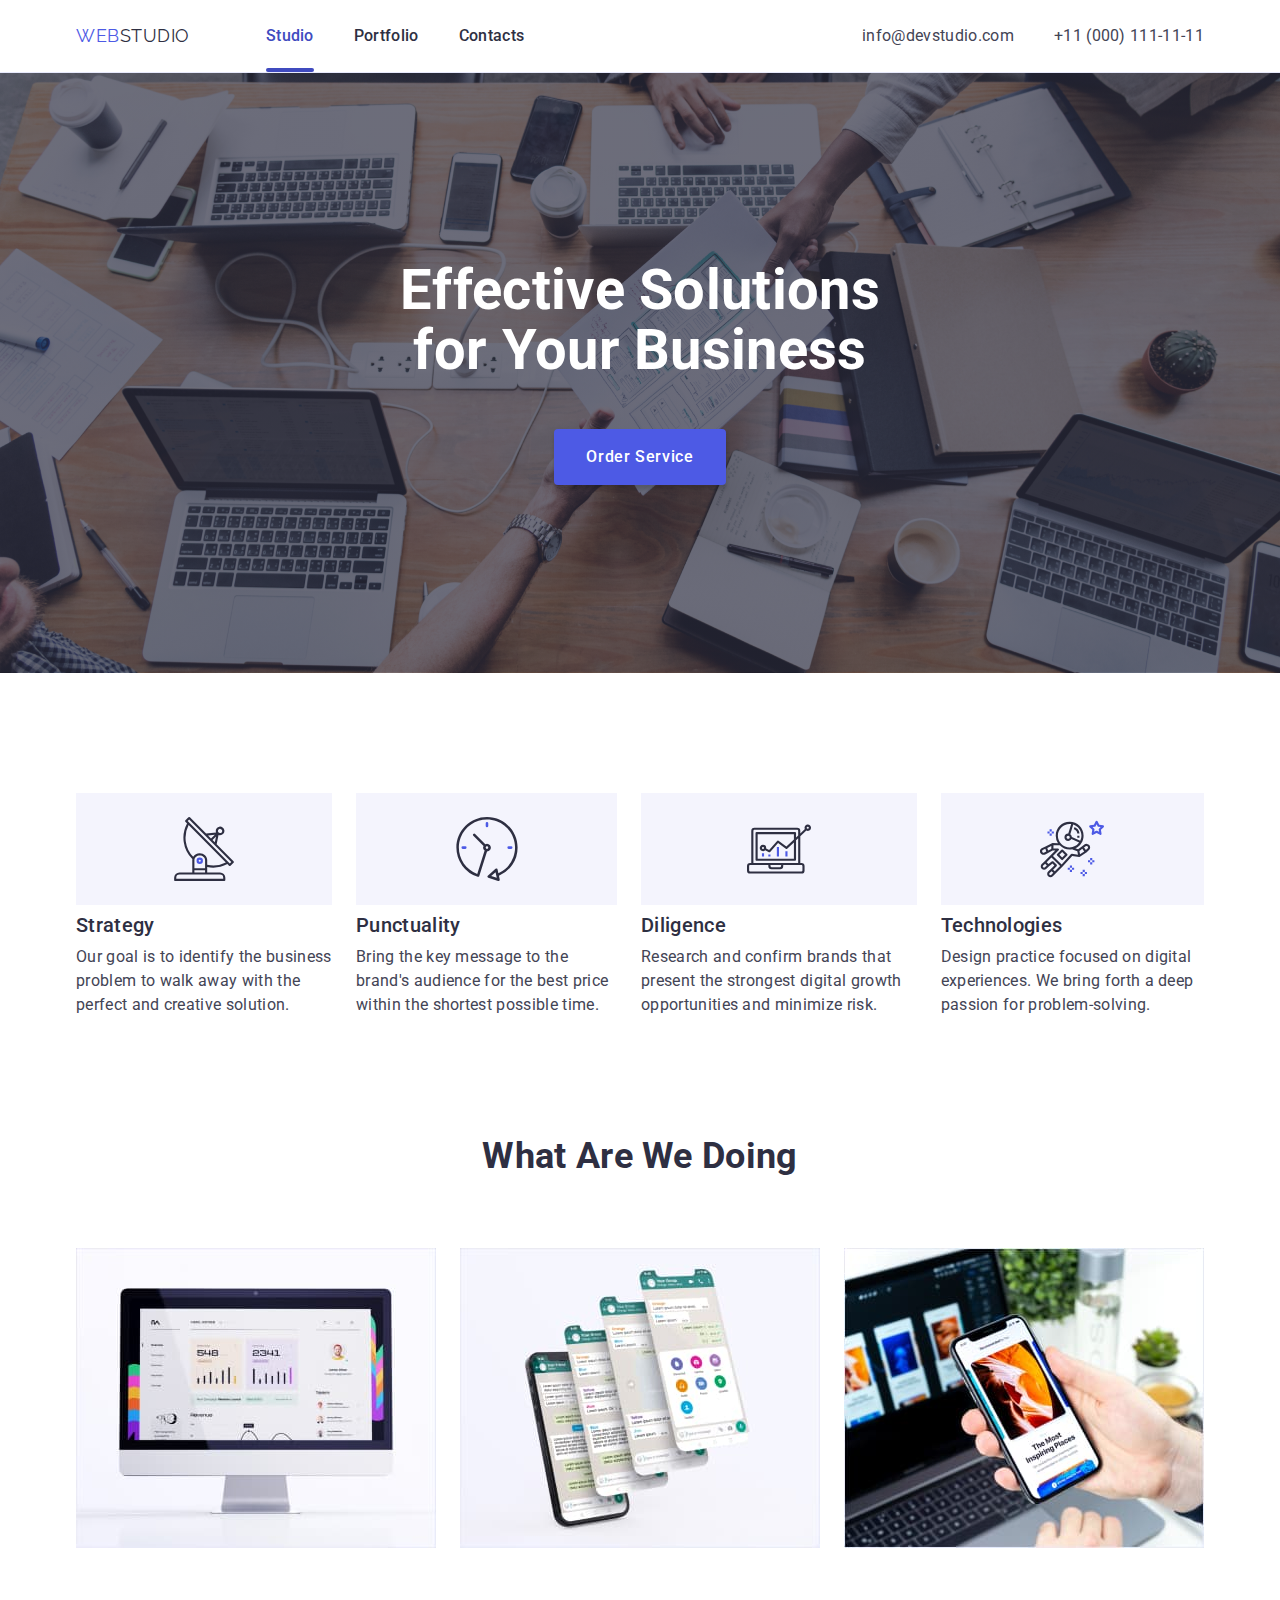
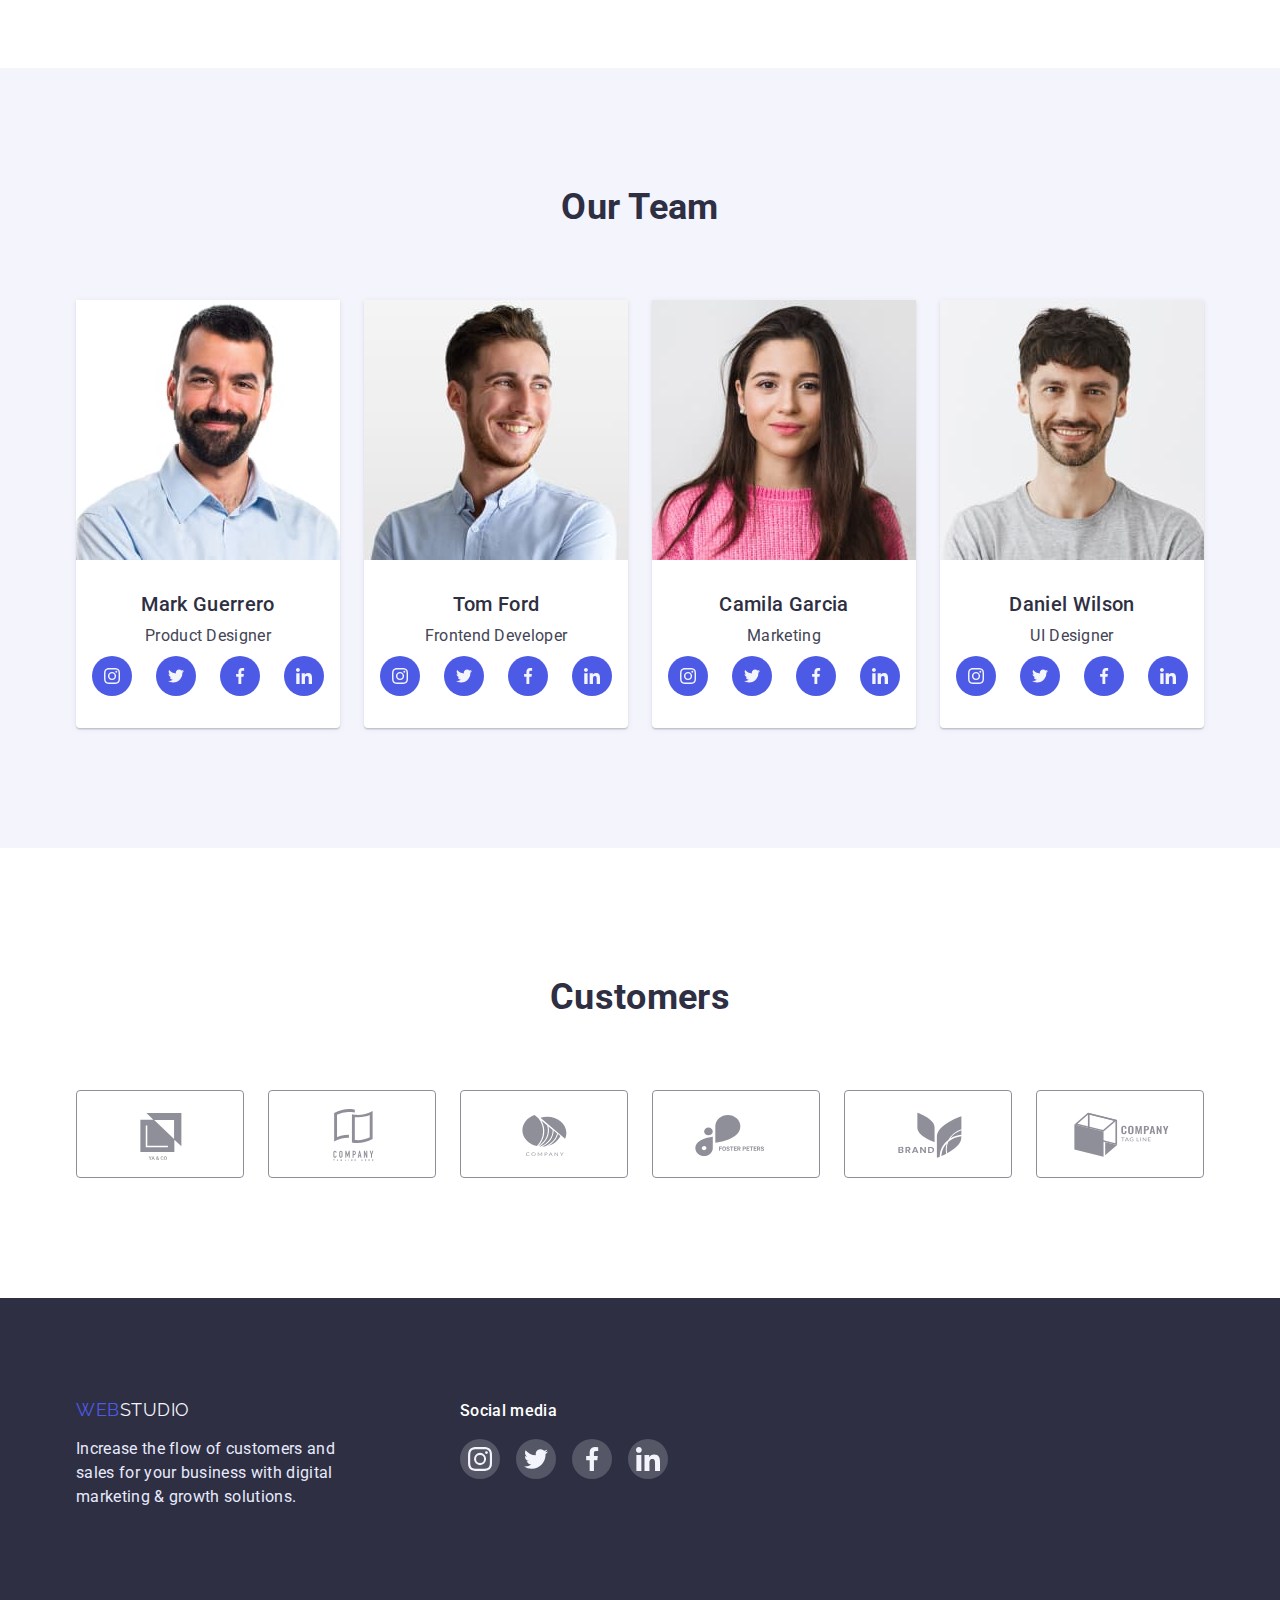
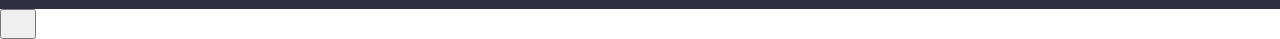
<file: index.html>
<!DOCTYPE html>
<html lang="en">
  <head>
    <meta charset="UTF-8" />
    <meta http-equiv="X-UA-Compatible" content="IE=edge" />
    <meta name="viewport" content="width=device-width, initial-scale=1.0" />
    <title>Document</title>
    <link rel="preconnect" href="https://fonts.googleapis.com" />
    <link rel="preconnect" href="https://fonts.gstatic.com" crossorigin />
    <link
      href="https://fonts.googleapis.com/css2?family=Raleway:wght@800&family=Roboto:wght@400;500;700;900&display=swap"
      rel="stylesheet"
    />
    <link
      rel="stylesheet"
      href="https://cdn.jsdelivr.net/npm/modern-normalize@1.1.0/modern-normalize.min.css"
    />
    <link rel="stylesheet" href="./css/styles.css" />
  </head>
  <body>
    
    <!-- header -->

    <header class="header">
      <div class="container header-box">
        
        <!-- navigation -->

        <nav class="navigation">
          <a href="./index.html" class="logo"
            >Web<span class="logo-header">Studio</span></a
          >
          <ul class="menu list">
            <li class="menu-item">
              <a href="./index.html" class="menu-link current">Studio</a>
            </li>
            <li class="menu-item">
              <a href="./portfolio.html" class="menu-link">Portfolio</a>
            </li>
            <li class="menu-item">
              <a href="#" class="menu-link">Contacts</a>
            </li>
          </ul>
        </nav>

        <!-- contacts -->

        <address class="contacts-box">
          <ul class="contacts list">
            <li class="contacts-item">
              <a href="mailto:info@devstudio.com" class="contacts-link"
                >info@devstudio.com</a
              >
            </li>
            <li class="contacts-item">
              <a href="tel:+110001111111" class="contacts-link"
                >+11 (000) 111-11-11</a
              >
            </li>
          </ul>
        </address>
      </div>
    </header>

    <main>
      <!-- hero -->

      <section class="hero">
        <div class="container">
          <h1 class="hero-title">Effective Solutions for Your Business</h1>
          <button type="button" class="button hero-btn">Order Service</button>
        </div>
      </section>

      <!-- features -->

      <section class="section features">
        <div class="container">
          <h2 class="section-title visually-hidden">Our Features</h2>
          <ul class="features-list list">
            <li class="features-list-item">
              <div class="thumb">
                <svg class="features-icon" width="64" height="64">
                  <use href="./images/icons.svg#icon-antenna"></use>
                </svg>
              </div>
              <h3 class="features-list-title">Strategy</h3>
              <p class="features-list-text">
                Our goal is to identify the business problem to walk away with
                the perfect and creative solution.
              </p>
            </li>
            <li class="features-list-item">
              <div class="thumb">
                <svg class="features-icon" width="64" height="64">
                  <use href="./images/icons.svg#icon-clock"></use>
                </svg>
              </div>
              <h3 class="features-list-title">Punctuality</h3>
              <p class="features-list-text">
                Bring the key message to the brand's audience for the best price
                within the shortest possible time.
              </p>
            </li>
            <li class="features-list-item">
              <div class="thumb">
                <svg class="features-icon" width="64" height="64">
                  <use href="./images/icons.svg#icon-diagram"></use>
                </svg>
              </div>
              <h3 class="features-list-title">Diligence</h3>
              <p class="features-list-text">
                Research and confirm brands that present the strongest digital
                growth opportunities and minimize risk.
              </p>
            </li>
            <li class="features-list-item">
              <div class="thumb">
                <svg class="features-icon" width="64" height="64">
                  <use href="./images/icons.svg#icon-astronaut"></use>
                </svg>
              </div>
              <h3 class="features-list-title">Technologies</h3>
              <p class="features-list-text">
                Design practice focused on digital experiences. We bring forth a
                deep passion for problem-solving.
              </p>
            </li>
          </ul>
        </div>
      </section>

      <!-- work -->

      <section class="section work">
        <div class="container">
          <h2 class="section-title">What are we doing</h2>
          <ul class="work-list list">
            <li class="work-list-item">
              <img
                src="./images/work/img1.jpg"
                alt="computer"
                width="360"
                height="300"
              />
            </li>
            <li class="work-list-item">
              <img
                src="./images/work/img2.jpg"
                alt="cellphone"
                width="360"
                height="300"
              />
            </li>
            <li class="work-list-item">
              <img
                src="./images/work/img3.jpg"
                alt="laptop and cellphone"
                width="360"
                height="300"
              />
            </li>
          </ul>
        </div>
      </section>

      <!-- team -->

      <section class="section team">
        <div class="container">
          <h2 class="section-title">Our Team</h2>
          <ul class="team-list list">
            <li class="team-list-item">
              <img
                src="./images/team/mark1.jpg"
                alt="middle-aged man with beard"
                width="264"
                height="260"
              />
              <div class="team-desc">
                <h3 class="team-list-title">Mark Guerrero</h3>
                <p class="team-list-text">Product Designer</p>
                <ul class="team-social-list list">
                  <li class="team-social-list-item">
                    <a
                      href="#"
                      class="team-social-list-link"
                      aria-label="instagram"
                    >
                      <svg class="team-social-list-icon" width="16px" height="16px">
                        <use href="./images/icons.svg#icon-instagram"></use>
                      </svg>
                    </a>
                  </li>
                  <li class="team-social-list-item">
                    <a
                      href="#"
                      class="team-social-list-link"
                      aria-label="twitter"
                    >
                      <svg class="team-social-list-icon" width="16px" height="16px">
                        <use href="./images/icons.svg#icon-twitter"></use>
                      </svg>
                    </a>
                  </li>
                  <li class="team-social-list-item">
                    <a
                      href="#"
                      class="team-social-list-link"
                      aria-label="facebook"
                    >
                      <svg class="team-social-list-icon" width="16px" height="16px">
                        <use href="./images/icons.svg#icon-facebook"></use>
                      </svg>
                    </a>
                  </li>
                  <li class="team-social-list-item">
                    <a
                      href="#"
                      class="team-social-list-link"
                      aria-label="linkedin"
                    >
                      <svg class="team-social-list-icon" width="16px" height="16px">
                        <use href="./images/icons.svg#icon-linkedin"></use>
                      </svg>
                    </a>
                  </li>
                </ul>
              </div>
            </li>

            <li class="team-list-item">
              <img
                src="./images/team/tom2.jpg"
                alt="young smiling man in shirt"
                width="264"
                height="260"
              />
              <div class="team-desc">
                <h3 class="team-list-title">Tom Ford</h3>
                <p class="team-list-text">Frontend Developer</p>
                <ul class="team-social-list list">
                  <li class="team-social-list-item">
                    <a
                      href="#"
                      class="team-social-list-link"
                      aria-label="instagram"
                    >
                      <svg class="team-social-list-icon" width="16" height="16">
                        <use href="./images/icons.svg#icon-instagram"></use>
                      </svg>
                    </a>
                  </li>
                  <li class="team-social-list-item">
                    <a
                      href="#"
                      class="team-social-list-link"
                      aria-label="twitter"
                    >
                      <svg class="team-social-list-icon" width="16" height="16">
                        <use href="./images/icons.svg#icon-twitter"></use>
                      </svg>
                    </a>
                  </li>
                  <li class="team-social-list-item">
                    <a
                      href="#"
                      class="team-social-list-link"
                      aria-label="facebook"
                    >
                      <svg class="team-social-list-icon" width="16" height="16">
                        <use href="./images/icons.svg#icon-facebook"></use>
                      </svg>
                    </a>
                  </li>
                  <li class="team-social-list-item">
                    <a
                      href="#"
                      class="team-social-list-link"
                      aria-label="linkedin"
                    >
                      <svg class="team-social-list-icon" width="16" height="16">
                        <use href="./images/icons.svg#icon-linkedin"></use>
                      </svg>
                    </a>
                  </li>
                </ul>
              </div>
            </li>
            <li class="team-list-item">
              <img
                src="./images/team/camila3.jpg"
                alt="young girl in a pink sweater"
                width="264"
                height="260"
              />
              <div class="team-desc">
                <h3 class="team-list-title">Camila Garcia</h3>
                <p class="team-list-text">Marketing</p>
                <ul class="team-social-list list">
                  <li class="team-social-list-item">
                    <a
                      href="#"
                      class="team-social-list-link"
                      aria-label="instagram"
                    >
                      <svg class="team-social-list-icon" width="16" height="16">
                        <use href="./images/icons.svg#icon-instagram"></use>
                      </svg>
                    </a>
                  </li>
                  <li class="team-social-list-item">
                    <a
                      href="#"
                      class="team-social-list-link"
                      aria-label="twitter"
                    >
                      <svg class="team-social-list-icon" width="16" height="16">
                        <use href="./images/icons.svg#icon-twitter"></use>
                      </svg>
                    </a>
                  </li>
                  <li class="team-social-list-item">
                    <a
                      href="#"
                      class="team-social-list-link"
                      aria-label="facebook"
                    >
                      <svg class="team-social-list-icon" width="16" height="16">
                        <use href="./images/icons.svg#icon-facebook"></use>
                      </svg>
                    </a>
                  </li>
                  <li class="team-social-list-item">
                    <a
                      href="#"
                      class="team-social-list-link"
                      aria-label="linkedin"
                    >
                      <svg class="team-social-list-icon" width="16" height="16">
                        <use href="./images/icons.svg#icon-linkedin"></use>
                      </svg>
                    </a>
                  </li>
                </ul>
              </div>
            </li>
            <li class="team-list-item">
              <img
                src="./images/team/daniel4.jpg"
                alt="young smiling man in t-shirt"
                width="264"
                height="260"
              />
              <div class="team-desc">
                <h3 class="team-list-title">Daniel Wilson</h3>
                <p class="team-list-text">UI Designer</p>
                <ul class="team-social-list list">
                  <li class="team-social-list-item">
                    <a
                      href="#"
                      class="team-social-list-link"
                      aria-label="instagram"
                    >
                      <svg class="team-social-list-icon" width="16" height="16">
                        <use href="./images/icons.svg#icon-instagram"></use>
                      </svg>
                    </a>
                  </li>
                  <li class="team-social-list-item">
                    <a
                      href="#"
                      class="team-social-list-link"
                      aria-label="twitter"
                    >
                      <svg class="team-social-list-icon" width="16" height="16">
                        <use href="./images/icons.svg#icon-twitter"></use>
                      </svg>
                    </a>
                  </li>
                  <li class="team-social-list-item">
                    <a
                      href="#"
                      class="team-social-list-link"
                      aria-label="facebook"
                    >
                      <svg class="team-social-list-icon" width="16" height="16">
                        <use href="./images/icons.svg#icon-facebook"></use>
                      </svg>
                    </a>
                  </li>
                  <li class="team-social-list-item">
                    <a
                      href="#"
                      class="team-social-list-link"
                      aria-label="linkedin"
                    >
                      <svg class="team-social-list-icon" width="16" height="16">
                        <use href="./images/icons.svg#icon-linkedin"></use>
                      </svg>
                    </a>
                  </li>
                </ul>
              </div>
            </li>
          </ul>
        </div>
      </section>

      <!-- customers -->

      <section class="section customers">
        <div class="container">
          <h2 class="section-title">Customers</h2>

          <ul class="customers-list list">
            <li class="customers-list-item">
              <a href="" class="customers-list-link" aria-label="Company">
                <svg class="customers-list-icon" width="104" height="56">
                  <use href="./images/icons.svg#icon-Logo-1"></use>
                  </svg>
                </svg>
              </a>
            </li>
            <li class="customers-list-item">
              <a href="" class="customers-list-link" aria-label="Company-1">
                <svg class="customers-list-icon" width="104" height="56">
                  <use href="./images/icons.svg#icon-Logo-2"></use>
                </svg>
              </a>
            </li>
            <li class="customers-list-item">
              <a href="" class="customers-list-link" aria-label="Company-2">
                <svg class="customers-list-icon" width="104" height="56">
                  <use href="./images/icons.svg#icon-Logo-3"></use>
                </svg>
              </a>
            </li>
            <li class="customers-list-item">
              <a href="" class="customers-list-link" aria-label="Company-3">
                <svg class="customers-list-icon" width="104" height="56">
                  <use href="./images/icons.svg#icon-Logo-4"></use>
                </svg>
              </a>
            </li>
            <li class="customers-list-item">
              <a href="" class="customers-list-link" aria-label="Company-4">
                <svg class="customers-list-icon" width="104" height="56">
                  <use href="./images/icons.svg#icon-Logo-5"></use>
                </svg>
              </a>
            </li>
            <li class="customers-list-item">
              <a href="" class="customers-list-link" aria-label="Company-5">
                <svg class="customers-list-icon" width="104" height="56">
                  <use href="./images/icons.svg#icon-Logo-6"></use>
                </svg>
              </a>
            </li>
          </ul>
        </div>
      </section>
    </main>
    
    <!-- footer -->

    <footer class="footer">
      <div class="container footer-box">
        <div class="footer-desc">
          <a href="./index.html" class="logo"
            >Web<span class="logo-footer">Studio</span></a
          >
          <p class="footer-text">
            Increase the flow of customers and sales for your business with
            digital marketing & growth solutions.
          </p>
        </div>

        <!-- social -->
        <div class="social-links">
          <h4 class="social-list-title">Social media</h4>
          <ul class="social-list list">
            <li class="social-list-item">
              <a class="social-list-link" href="#" aria-label="instagram">
                <svg class="social-list-icon" width="40" height="40">
                  <use href="./images/icons.svg#icon-instagram-2"></use>
                </svg>
              </a>
            </li>
            <li class="social-list-item">
              <a class="social-list-link" href="#" aria-label="twitter">
                <svg class="social-list-icon" width="40" height="40">
                  <use href="./images/icons.svg#icon-twitter-2"></use>
                </svg>
              </a>
            </li>
            <li class="social-list-item">
              <a class="social-list-link" href="#" aria-label="facebook">
                <svg class="social-list-icon" width="40" height="40">
                  <use href="./images/icons.svg#icon-facebook-2"></use>
                </svg>
              </a>
            </li>
            <li class="social-list-item">
              <a class="social-list-link" href="#" aria-label="linkedin">
                <svg class="social-list-icon" width="40" height="40">
                  <use href="./images/icons.svg#icon-linkedin-2"></use>
                </svg>
              </a>
            </li>
          </ul>
        </div>
      </div>
    </footer>

    <!-- modal window -->
    <div class="backdrop">
      <div class="modal">
        <button class="modal-btn" type="button">
          <svg class="modal-icon" width="20" height="20">
            <use href="./images/icons.svg#close"></use>
          </svg>
        </button>
      </div>
    </div>

    <script src="./js/modal.js"></script>
  </body>
</html>
</file>
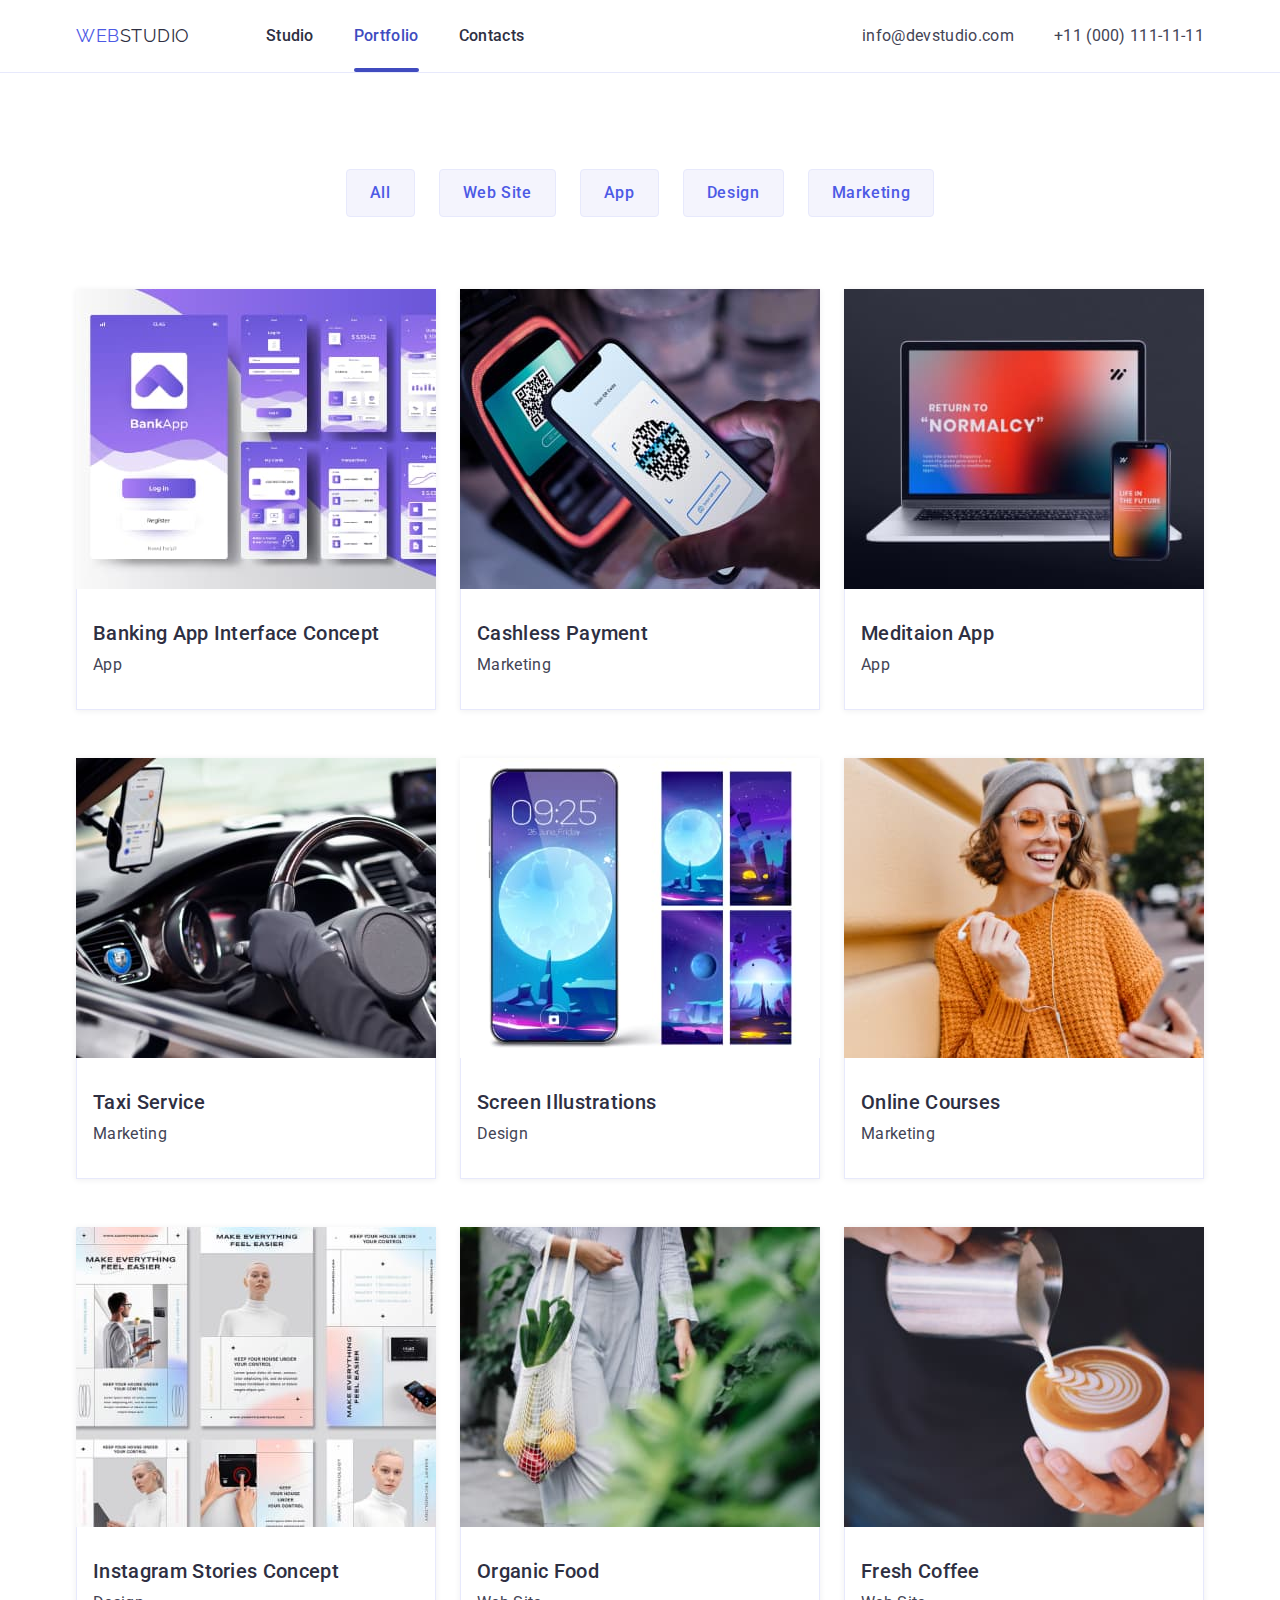
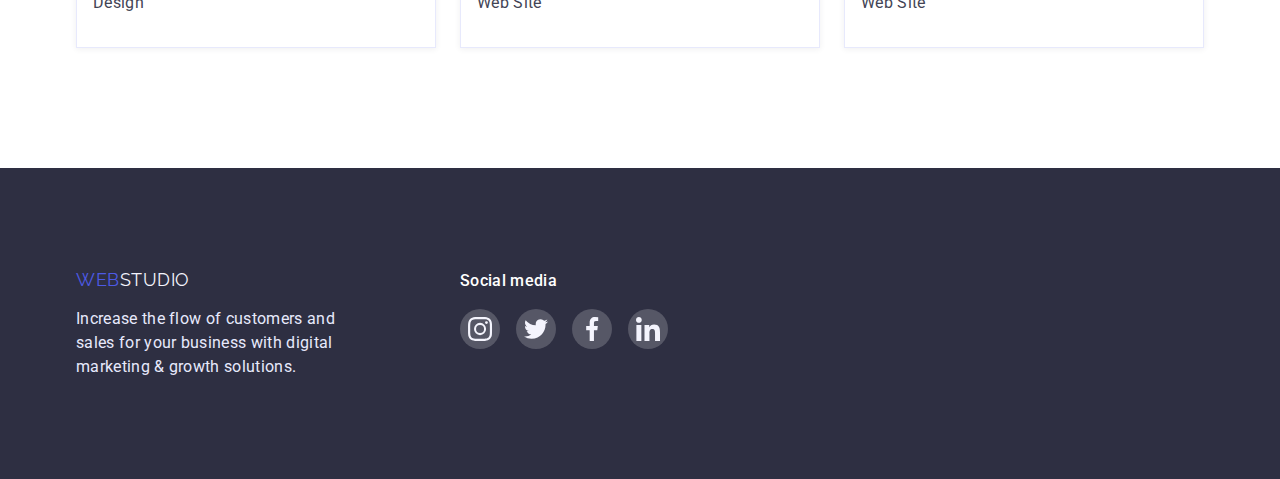
<file: portfolio.html>
<!DOCTYPE html>
<html lang="en">
  <head>
    <meta charset="UTF-8" />
    <meta http-equiv="X-UA-Compatible" content="IE=edge" />
    <meta name="viewport" content="width=device-width, initial-scale=1.0" />
    <title>Document</title>
    <link rel="preconnect" href="https://fonts.googleapis.com" />
    <link rel="preconnect" href="https://fonts.gstatic.com" crossorigin />
    <link
      href="https://fonts.googleapis.com/css2?family=Raleway:wght@800&family=Roboto:wght@400;500;700;900&display=swap"
      rel="stylesheet"
    />
    <link
      rel="stylesheet"
      href="https://cdn.jsdelivr.net/npm/modern-normalize@1.1.0/modern-normalize.min.css"
    />
    <link rel="stylesheet" href="./css/styles.css" />
  </head>
  <body>
    <!-- header -->

    <header class="header">
      <div class="container header-box">
        <!-- navigation -->

        <nav class="navigation">
          <a href="./index.html" class="logo"
            >Web<span class="logo-header">Studio</span></a
          >
          <ul class="menu list">
            <li class="menu-item">
              <a href="./index.html" class="menu-link">Studio</a>
            </li>
            <li class="menu-item">
              <a href="./portfolio.html" class="menu-link current">Portfolio</a>
            </li>
            <li class="menu-item">
              <a href="#" class="menu-link">Contacts</a>
            </li>
          </ul>
        </nav>

        <!-- contacts -->

        <address class="contacts-box">
          <ul class="contacts list">
            <li class="contacts-item">
              <a href="mailto:info@devstudio.com" class="contacts-link"
                >info@devstudio.com</a
              >
            </li>
            <li class="contacts-item">
              <a href="tel:+110001111111" class="contacts-link"
                >+11 (000) 111-11-11</a
              >
            </li>
          </ul>
        </address>
      </div>
    </header>
    <main>
      <!--portfolio-->

      <section class="section portfolio">
        <div class="container">
          <h1 class="portfolio-title visually-hidden">Portfolio</h1>
          <ul class="filter list">
            <li class="filter-item">
              <button type="button" class="button filter-btn">All</button>
            </li>
            <li class="filter-item">
              <button type="button" class="button filter-btn">Web Site</button>
            </li>
            <li class="filter-item">
              <button type="button" class="button filter-btn">App</button>
            </li>
            <li class="filter-item">
              <button type="button" class="button filter-btn">Design</button>
            </li>
            <li class="filter-item">
              <button type="button" class="button filter-btn">Marketing</button>
            </li>
          </ul>
          <ul class="portfolio-list list">
            <li class="portfolio-list-item">
              <a href="#" class="portfolio-list-link">
                <img
                  src="./images/portfolio/banking.jpg"
                  alt="Banking App"
                  width="360"
                  height="300"
                />
                <div class="wrapper">
                  <h2 class="portfolio-list-title">
                    Banking App Interface Concept
                  </h2>
                  <p class="portfolio-list-text">App</p>
                </div></a
              >
            </li>
            <li class="portfolio-list-item">
              <a href="#" class="portfolio-list-link">
                <img
                  src="./images/portfolio/cashless.jpg"
                  alt="mobile phone is reading QR code"
                  width="360"
                  height="300"
                />
                <div class="wrapper">
                  <h2 class="portfolio-list-title">Cashless Payment</h2>
                  <p class="portfolio-list-text">Marketing</p>
                </div>
              </a>
            </li>
            <li class="portfolio-list-item">
              <a href="#" class="portfolio-list-link">
                <img
                  src="./images/portfolio//meditaion.jpg"
                  alt="laptop and cellphone"
                  width="360"
                  height="300"
                />
                <div class="wrapper">
                  <h2 class="portfolio-list-title">Meditaion App</h2>
                  <p class="portfolio-list-text">App</p>
                </div></a
              >
            </li>
            <li class="portfolio-list-item">
              <a href="#" class="portfolio-list-link"
                ><img
                  src="./images/portfolio/taxi.jpg"
                  alt="a person driving a car"
                  width="360"
                  height="300"
                />
                <div class="wrapper">
                  <h2 class="portfolio-list-title">Taxi Service</h2>
                  <p class="portfolio-list-text">Marketing</p>
                </div></a
              >
            </li>
            <li class="portfolio-list-item">
              <a href="#" class="portfolio-list-link"
                ><img
                  src="./images/portfolio/screen.jpg"
                  alt="Screen Illustrations"
                  width="360"
                  height="300"
                />
                <div class="wrapper">
                  <h2 class="portfolio-list-title">Screen Illustrations</h2>
                  <p class="portfolio-list-text">Design</p>
                </div></a
              >
            </li>
            <li class="portfolio-list-item">
              <a href="#" class="portfolio-list-link"
                ><img
                  src="./images/portfolio/online.jpg"
                  alt="smiling girl looks at the sellphone"
                  width="360"
                  height="300"
                />
                <div class="wrapper">
                  <h2 class="portfolio-list-title">Online Courses</h2>
                  <p class="portfolio-list-text">Marketing</p>
                </div></a
              >
            </li>
            <li class="portfolio-list-item">
              <a href="#" class="portfolio-list-link"
                ><img
                  src="./images/portfolio//instagram.jpg"
                  alt="smart home technology"
                  width="360"
                  height="300"
                />
                <div class="wrapper">
                  <h2 class="portfolio-list-title">
                    Instagram Stories Concept
                  </h2>
                  <p class="portfolio-list-text">Design</p>
                </div></a
              >
            </li>
            <li class="portfolio-list-item">
              <a href="#" class="portfolio-list-link"
                ><img
                  src="./images/portfolio/organic.jpg"
                  alt="a woman carries a bag of vegetables"
                  width="360"
                  height="300"
                />
                <div class="wrapper">
                  <h2 class="portfolio-list-title">Organic Food</h2>
                  <p class="portfolio-list-text">Web Site</p>
                </div></a
              >
            </li>
            <li class="portfolio-list-item">
              <a href="#" class="portfolio-list-link"
                ><img
                  src="./images/portfolio/coffee.jpg"
                  alt="the man pours milk into the coffee"
                  width="360"
                  height="300"
                />
                <div class="wrapper">
                  <h2 class="portfolio-list-title">Fresh Coffee</h2>
                  <p class="portfolio-list-text">Web Site</p>
                </div></a
              >
            </li>
          </ul>
        </div>
      </section>
    </main>

    <!-- footer -->

    <footer class="footer">
      <div class="container footer-box">
        <div class="footer-desc">
          <a href="./index.html" class="logo"
            >Web<span class="logo-footer">Studio</span></a
          >
          <p class="footer-text">
            Increase the flow of customers and sales for your business with
            digital marketing & growth solutions.
          </p>
        </div>

        <!-- social -->

        <div class="social-links">
          <h4 class="social-list-title">Social media</h4>
          <ul class="social-list list">
            <li class="social-list-item">
              <a class="social-list-link" href="#" aria-label="instagram">
                <svg class="social-list-icon" width="40" height="40">
                  <use href="./images/icons.svg#icon-instagram-2"></use>
                </svg>
              </a>
            </li>
            <li class="social-list-item">
              <a class="social-list-link" href="#" aria-label="twitter">
                <svg class="social-list-icon" width="40" height="40">
                  <use href="./images/icons.svg#icon-twitter-2"></use>
                </svg>
              </a>
            </li>
            <li class="social-list-item">
              <a class="social-list-link" href="#" aria-label="facebook">
                <svg class="social-list-icon" width="40" height="40">
                  <use href="./images/icons.svg#icon-facebook-2"></use>
                </svg>
              </a>
            </li>
            <li class="social-list-item">
              <a class="social-list-link" href="#" aria-label="linkedin">
                <svg class="social-list-icon" width="40" height="40">
                  <use href="./images/icons.svg#icon-linkedin-2"></use>
                </svg>
              </a>
            </li>
          </ul>
        </div>
      </div>
    </footer>
  </body>
</html>
</file>
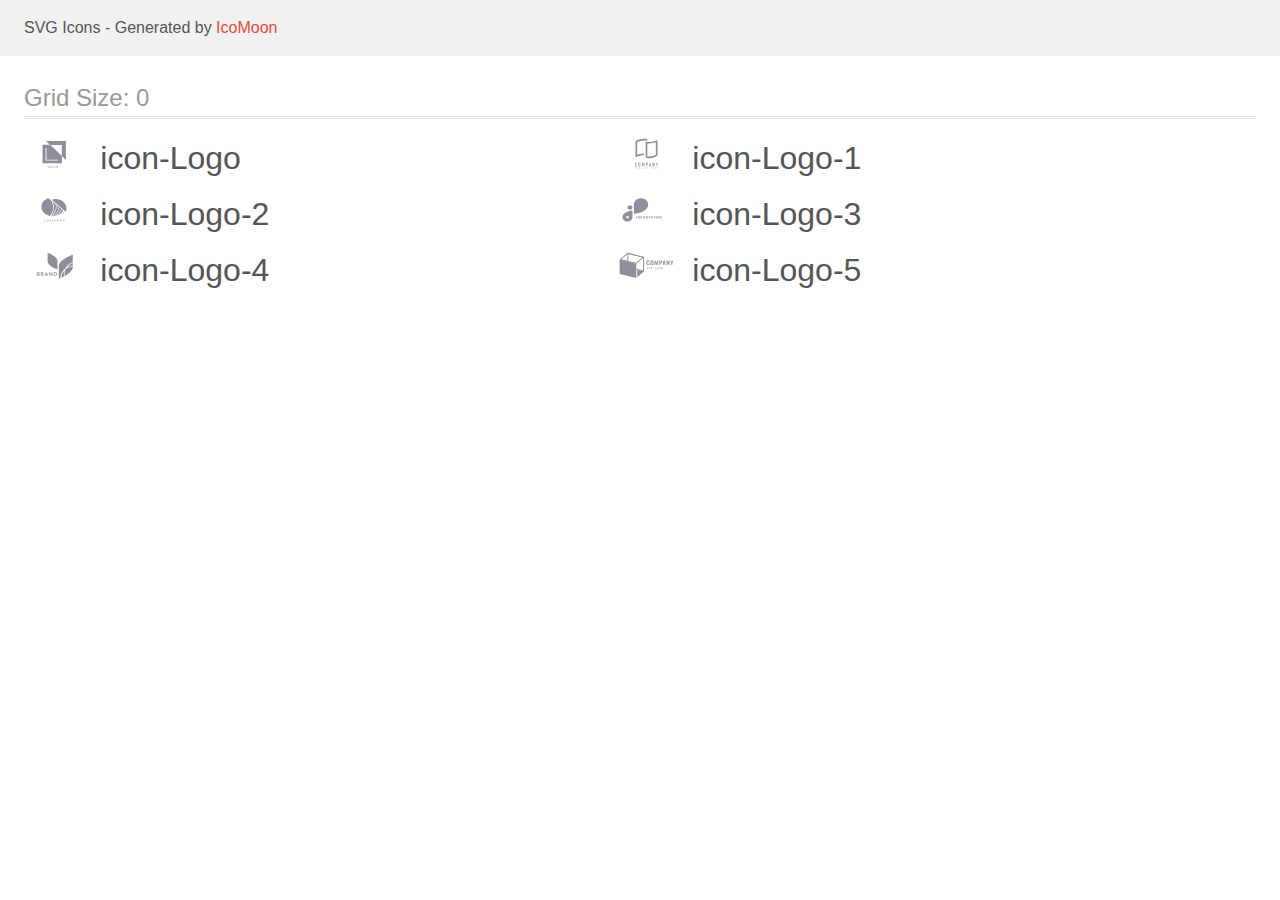
<file: images/icons/icomoon 2/demo.html>
<!doctype html>
<html>
<head>
    <title>IcoMoon - SVG Icons</title>
    <meta charset="utf-8">
    <meta name="viewport" content="width=device-width, initial-scale=1">
    <link rel="stylesheet" href="demo-files/demo.css">
    <link rel="stylesheet" href="style.css">
</head>
<body>
<svg aria-hidden="true" style="position: absolute; width: 0; height: 0; overflow: hidden;" version="1.1" xmlns="http://www.w3.org/2000/svg" xmlns:xlink="http://www.w3.org/1999/xlink">
<defs>
<symbol id="icon-Logo" viewBox="0 0 59 32">
<path fill="#8e8f99" style="fill: var(--color1, #8e8f99)" d="M21.714 4l4.004 3.815-7.433-0.004v18.51h19.429v-7.077l4 3.811v-19.054h-20zM37.538 18.796l-11.354-10.817h11.354v10.817zM34.013 23.613h-12.653v-12.449h0.894v11.606h11.759v0.843zM23.883 29.749l-0.472-0.97h-0.389l0.684 1.284v0.748h0.353v-0.748l0.684-1.284h-0.388l-0.472 0.97zM25.622 28.78h0.084l0.767 2.031h-0.368l-0.164-0.476h-0.786l-0.164 0.476h-0.367l0.765-2.031h0.234zM25.249 30.058h0.595l-0.298-0.862-0.297 0.862zM27.704 29.721c-0.015-0.020-0.030-0.038-0.044-0.057-0.052-0.069-0.093-0.135-0.121-0.2s-0.043-0.132-0.043-0.201c0-0.106 0.022-0.197 0.066-0.273s0.106-0.135 0.186-0.176c0.080-0.042 0.173-0.063 0.28-0.063 0.103 0 0.192 0.021 0.266 0.063 0.075 0.041 0.133 0.095 0.173 0.163s0.061 0.142 0.061 0.223c0 0.064-0.012 0.123-0.035 0.176s-0.055 0.101-0.096 0.145c-0.041 0.044-0.088 0.085-0.142 0.124l-0.141 0.103 0.402 0.475c0.013-0.026 0.025-0.053 0.036-0.082 0.034-0.089 0.052-0.188 0.052-0.297h0.29c0 0.099-0.010 0.192-0.029 0.28s-0.049 0.17-0.091 0.245c-0.017 0.031-0.036 0.061-0.058 0.090l0.298 0.351h-0.389l-0.118-0.139c-0.064 0.049-0.133 0.086-0.208 0.114-0.099 0.035-0.204 0.053-0.315 0.053-0.135 0-0.252-0.025-0.35-0.074s-0.175-0.117-0.229-0.204c-0.053-0.087-0.080-0.186-0.080-0.297 0-0.083 0.017-0.155 0.052-0.218s0.081-0.122 0.141-0.176c0.055-0.050 0.118-0.1 0.188-0.15zM27.871 29.925l-0.042 0.031c-0.049 0.040-0.086 0.079-0.11 0.116s-0.039 0.070-0.046 0.1c-0.008 0.031-0.011 0.058-0.011 0.081 0 0.059 0.013 0.113 0.038 0.162s0.064 0.087 0.113 0.116c0.050 0.028 0.111 0.042 0.183 0.042 0.077 0 0.152-0.017 0.225-0.052 0.036-0.018 0.071-0.039 0.103-0.064l-0.452-0.532zM27.951 29.554l0.125-0.084c0.059-0.039 0.1-0.077 0.126-0.114s0.038-0.086 0.038-0.142c0-0.048-0.019-0.093-0.056-0.134s-0.090-0.061-0.158-0.061c-0.047 0-0.087 0.011-0.12 0.034s-0.057 0.050-0.074 0.087c-0.016 0.035-0.024 0.075-0.024 0.119 0 0.042 0.011 0.085 0.032 0.13s0.051 0.090 0.088 0.138c0.008 0.010 0.015 0.020 0.023 0.029zM31.505 30.15h-0.349c-0.010 0.088-0.032 0.163-0.064 0.225s-0.079 0.106-0.141 0.138c-0.061 0.032-0.142 0.047-0.241 0.047-0.082 0-0.152-0.016-0.211-0.049s-0.107-0.079-0.145-0.138c-0.037-0.059-0.065-0.131-0.084-0.213s-0.026-0.177-0.026-0.279v-0.172c0-0.108 0.010-0.204 0.029-0.287s0.051-0.156 0.091-0.213c0.040-0.058 0.090-0.101 0.149-0.131s0.129-0.045 0.209-0.045c0.098 0 0.177 0.017 0.237 0.050s0.106 0.080 0.137 0.142c0.032 0.062 0.052 0.137 0.061 0.225h0.349c-0.014-0.136-0.052-0.256-0.114-0.361s-0.148-0.187-0.259-0.247c-0.112-0.060-0.248-0.089-0.41-0.089-0.127 0-0.242 0.022-0.345 0.067s-0.188 0.109-0.261 0.194c-0.073 0.084-0.128 0.185-0.167 0.303s-0.057 0.25-0.057 0.396v0.169c0 0.146 0.019 0.278 0.056 0.396s0.093 0.219 0.165 0.303c0.072 0.083 0.158 0.147 0.258 0.192s0.213 0.067 0.339 0.067c0.164 0 0.303-0.030 0.417-0.089s0.203-0.141 0.266-0.244c0.063-0.104 0.1-0.223 0.112-0.356zM33.443 29.851v-0.112c0-0.153-0.020-0.291-0.061-0.412s-0.097-0.226-0.172-0.311c-0.074-0.087-0.163-0.152-0.266-0.197s-0.218-0.068-0.343-0.068c-0.125 0-0.239 0.023-0.342 0.068s-0.191 0.11-0.266 0.197c-0.074 0.086-0.132 0.189-0.173 0.311s-0.061 0.258-0.061 0.412v0.112c0 0.154 0.020 0.291 0.061 0.413s0.1 0.226 0.176 0.311c0.075 0.086 0.164 0.151 0.266 0.197s0.217 0.067 0.342 0.067c0.126 0 0.24-0.022 0.343-0.067s0.192-0.111 0.265-0.197c0.074-0.086 0.132-0.189 0.172-0.311s0.060-0.259 0.060-0.413zM33.092 29.737v0.114c0 0.113-0.011 0.214-0.033 0.301s-0.053 0.161-0.095 0.222c-0.042 0.059-0.093 0.105-0.153 0.135s-0.13 0.045-0.208 0.045c-0.077 0-0.146-0.015-0.206-0.045s-0.113-0.076-0.156-0.135c-0.043-0.060-0.075-0.134-0.098-0.222s-0.033-0.188-0.033-0.301v-0.114c0-0.113 0.011-0.213 0.033-0.3s0.054-0.16 0.096-0.219c0.043-0.059 0.094-0.104 0.155-0.134s0.129-0.046 0.206-0.046 0.147 0.015 0.208 0.046c0.061 0.030 0.113 0.074 0.155 0.134s0.075 0.132 0.096 0.219c0.022 0.087 0.033 0.186 0.033 0.3z"></path>
</symbol>
<symbol id="icon-Logo-1" viewBox="0 0 59 32">
<path fill="#8e8f99" style="fill: var(--color1, #8e8f99)" d="M28.636 3.391h-0.078c-0.12-0.007-0.24-0.010-0.36-0.013v0h-0.26c-0.227 0-0.458 0.006-0.688 0.017-0.017-0.001-0.035-0.001-0.052 0-2.082 0.118-4.123 0.638-6.009 1.533l-0.247 0.119v12.652l0.578-0.196c0.507-0.174 1.048-0.331 1.607-0.477 1.512-0.388 3.065-0.595 4.626-0.615v1.662c-0.207 0.002-0.408 0.007-0.609 0.017h-0.048c-1.201 0.066-2.393 0.249-3.559 0.546-1.477 0.37-2.901 0.925-4.24 1.652v-16.227c1.39-0.811 2.888-1.42 4.448-1.809 1.37-0.354 2.778-0.535 4.192-0.541h0.244c0.292 0.007 0.577 0.020 0.844 0.041 0.705 0.049 1.404 0.161 2.089 0.333v1.636c-0.666-0.155-1.342-0.257-2.024-0.305-0.014-0.001-0.028-0.002-0.041-0.004-0.141-0.012-0.282-0.024-0.414-0.024zM31.516 5.064c0.363 0.028 0.739 0.041 1.119 0.041 1.487-0.005 2.967-0.195 4.407-0.565 1.476-0.371 2.9-0.927 4.238-1.654v15.938c-1.391 0.81-2.889 1.419-4.449 1.809-1.37 0.352-2.778 0.533-4.192 0.539-1.072 0.009-2.14-0.117-3.18-0.375v-16.041c0.246 0.057 0.499 0.109 0.756 0.153 0.422 0.071 0.867 0.123 1.301 0.155zM39.627 5.187l-0.578 0.195c-0.532 0.179-1.068 0.339-1.608 0.481-1.57 0.403-3.183 0.61-4.804 0.616-0.377 0-0.724-0.010-1.060-0.032l-0.461-0.030v13.015l0.396 0.035c0.367 0.032 0.746 0.048 1.128 0.048 1.276-0.005 2.547-0.17 3.783-0.49 1.018-0.255 2.008-0.611 2.956-1.062l0.247-0.119v-12.656z"></path>
<path fill="#8e8f99" style="fill: var(--color1, #8e8f99)" d="M20.421 25.836c-0.083-0.086-0.183-0.154-0.294-0.199s-0.23-0.066-0.349-0.061c-0.127-0.002-0.253 0.022-0.372 0.070-0.108 0.043-0.207 0.108-0.289 0.19-0.082 0.083-0.145 0.182-0.186 0.291-0.045 0.114-0.068 0.236-0.067 0.359v2.168c-0.005 0.153 0.024 0.305 0.085 0.445 0.051 0.111 0.125 0.21 0.217 0.291 0.087 0.073 0.188 0.126 0.298 0.154 0.105 0.030 0.214 0.045 0.324 0.045 0.121 0.001 0.24-0.025 0.35-0.076 0.108-0.047 0.207-0.116 0.289-0.201 0.080-0.084 0.145-0.183 0.189-0.291 0.046-0.109 0.070-0.227 0.069-0.346v-0.243h-0.567v0.193c0.002 0.066-0.010 0.132-0.033 0.193-0.018 0.046-0.047 0.088-0.082 0.122-0.035 0.028-0.075 0.050-0.119 0.062-0.038 0.013-0.078 0.020-0.119 0.020-0.051 0.006-0.102-0.002-0.149-0.022s-0.087-0.053-0.117-0.094c-0.053-0.087-0.080-0.188-0.075-0.291v-2.021c-0.004-0.112 0.020-0.223 0.069-0.324 0.029-0.046 0.071-0.082 0.12-0.105s0.104-0.032 0.157-0.025c0.049-0.002 0.097 0.008 0.141 0.030s0.082 0.053 0.112 0.092c0.063 0.083 0.097 0.186 0.094 0.291v0.187h0.561v-0.221c0.001-0.13-0.022-0.258-0.069-0.379-0.042-0.114-0.106-0.217-0.189-0.305v0z"></path>
<path fill="#8e8f99" style="fill: var(--color1, #8e8f99)" d="M23.788 25.811c-0.181-0.153-0.409-0.237-0.645-0.238-0.115 0-0.23 0.021-0.338 0.061-0.11 0.039-0.212 0.1-0.299 0.177-0.094 0.084-0.169 0.188-0.22 0.304-0.057 0.132-0.085 0.276-0.082 0.42v2.079c-0.004 0.146 0.024 0.292 0.082 0.426 0.051 0.112 0.126 0.211 0.22 0.291 0.087 0.080 0.188 0.143 0.299 0.183 0.108 0.040 0.223 0.061 0.338 0.061s0.23-0.021 0.338-0.061c0.113-0.041 0.217-0.103 0.306-0.183 0.090-0.081 0.163-0.18 0.214-0.291 0.058-0.134 0.086-0.279 0.082-0.426v-2.079c0.003-0.144-0.025-0.288-0.082-0.42-0.050-0.115-0.123-0.218-0.214-0.304v0zM23.523 28.614c0.005 0.055-0.003 0.111-0.022 0.163s-0.050 0.099-0.090 0.138c-0.075 0.063-0.169 0.097-0.267 0.097s-0.192-0.034-0.267-0.097c-0.040-0.038-0.071-0.085-0.090-0.138s-0.027-0.108-0.022-0.163v-2.079c-0.005-0.055 0.003-0.111 0.022-0.163s0.050-0.099 0.090-0.138c0.075-0.063 0.169-0.097 0.267-0.097s0.192 0.034 0.267 0.097c0.040 0.038 0.071 0.085 0.090 0.138s0.027 0.108 0.022 0.163v2.079z"></path>
<path fill="#8e8f99" style="fill: var(--color1, #8e8f99)" d="M28.21 29.543v-3.936h-0.545l-0.716 2.084h-0.010l-0.721-2.084h-0.539v3.936h0.562v-2.395h0.010l0.551 1.693h0.28l0.555-1.693h0.010v2.395h0.562z"></path>
<path fill="#8e8f99" style="fill: var(--color1, #8e8f99)" d="M31.405 25.882c-0.087-0.097-0.196-0.171-0.318-0.215-0.132-0.043-0.269-0.063-0.408-0.061h-0.835v3.936h0.561v-1.537h0.289c0.175 0.008 0.349-0.029 0.506-0.108 0.128-0.071 0.234-0.175 0.308-0.301 0.065-0.105 0.109-0.221 0.129-0.343 0.022-0.148 0.032-0.298 0.030-0.448 0.006-0.189-0.013-0.378-0.055-0.562-0.037-0.136-0.108-0.261-0.207-0.362v0zM31.116 27.082c-0.002 0.071-0.020 0.141-0.052 0.205-0.032 0.061-0.083 0.109-0.145 0.138-0.083 0.037-0.174 0.054-0.265 0.049h-0.256v-1.338h0.289c0.087-0.004 0.174 0.013 0.253 0.049 0.058 0.033 0.104 0.084 0.132 0.145 0.031 0.069 0.047 0.144 0.049 0.219 0 0.083 0 0.17 0 0.262s0.006 0.186 0 0.27h-0.006z"></path>
<path fill="#8e8f99" style="fill: var(--color1, #8e8f99)" d="M34.062 25.606h-0.46l-0.867 3.936h0.561l0.165-0.846h0.765l0.165 0.846h0.561l-0.889-3.936zM33.544 28.161l0.276-1.427h0.010l0.275 1.427h-0.561z"></path>
<path fill="#8e8f99" style="fill: var(--color1, #8e8f99)" d="M37.686 27.978h-0.010l-0.847-2.371h-0.539v3.936h0.561v-2.367h0.012l0.857 2.367h0.528v-3.936h-0.561v2.371z"></path>
<path fill="#8e8f99" style="fill: var(--color1, #8e8f99)" d="M41.113 25.606l-0.451 1.565h-0.012l-0.451-1.565h-0.594l0.77 2.273v1.664h0.561v-1.664l0.77-2.273h-0.594z"></path>
<path fill="#8e8f99" style="fill: var(--color1, #8e8f99)" d="M18.857 30.654h0.27v0.759h0.184v-0.759h0.269v-0.155h-0.723v0.155z"></path>
<path fill="#8e8f99" style="fill: var(--color1, #8e8f99)" d="M21.13 30.498l-0.354 0.914h0.195l0.075-0.208h0.364l0.078 0.208h0.2l-0.363-0.914h-0.195zM21.101 31.051l0.124-0.339 0.124 0.339h-0.249z"></path>
<path fill="#8e8f99" style="fill: var(--color1, #8e8f99)" d="M23.376 31.076h0.211v0.118c-0.062 0.049-0.138 0.076-0.217 0.077-0.037 0.002-0.074-0.005-0.107-0.020s-0.063-0.038-0.086-0.067c-0.048-0.070-0.072-0.154-0.068-0.238 0-0.203 0.088-0.305 0.263-0.305 0.046-0.005 0.092 0.008 0.13 0.034s0.065 0.066 0.077 0.111l0.181-0.035c-0.039-0.179-0.168-0.269-0.387-0.269-0.117-0.003-0.232 0.039-0.319 0.118-0.046 0.045-0.082 0.1-0.104 0.161s-0.032 0.126-0.027 0.19c-0.005 0.125 0.036 0.248 0.117 0.343 0.045 0.046 0.099 0.082 0.159 0.105s0.124 0.033 0.188 0.029c0.143 0.004 0.282-0.048 0.387-0.145v-0.36h-0.396v0.154z"></path>
<path fill="#8e8f99" style="fill: var(--color1, #8e8f99)" d="M25.67 30.498h-0.185v0.914h0.64v-0.155h-0.455v-0.759z"></path>
<path fill="#8e8f99" style="fill: var(--color1, #8e8f99)" d="M27.61 30.498h-0.185v0.914h0.185v-0.914z"></path>
<path fill="#8e8f99" style="fill: var(--color1, #8e8f99)" d="M29.507 31.109l-0.374-0.61h-0.179v0.914h0.172v-0.597l0.367 0.597h0.184v-0.914h-0.169v0.61z"></path>
<path fill="#8e8f99" style="fill: var(--color1, #8e8f99)" d="M31.221 31.010h0.455v-0.155h-0.455v-0.201h0.49v-0.155h-0.675v0.914h0.694v-0.155h-0.509v-0.247z"></path>
<path fill="#8e8f99" style="fill: var(--color1, #8e8f99)" d="M35.378 30.859h-0.36v-0.36h-0.184v0.914h0.184v-0.4h0.36v0.4h0.184v-0.914h-0.184v0.36z"></path>
<path fill="#8e8f99" style="fill: var(--color1, #8e8f99)" d="M37.103 31.010h0.457v-0.155h-0.457v-0.201h0.492v-0.155h-0.675v0.914h0.692v-0.155h-0.509v-0.247z"></path>
<path fill="#8e8f99" style="fill: var(--color1, #8e8f99)" d="M39.442 31.010c0.159-0.025 0.24-0.109 0.24-0.254 0.005-0.039-0.001-0.078-0.017-0.114s-0.041-0.067-0.073-0.089c-0.083-0.042-0.175-0.060-0.267-0.054h-0.387v0.914h0.184v-0.382h0.036c0.039-0.002 0.078 0.005 0.114 0.020 0.027 0.017 0.049 0.040 0.065 0.067l0.2 0.291h0.22l-0.111-0.179c-0.049-0.088-0.119-0.163-0.202-0.219v0zM39.257 30.884h-0.136v-0.23h0.145c0.063-0.005 0.126 0.002 0.187 0.022 0.013 0.012 0.024 0.026 0.031 0.043s0.010 0.034 0.009 0.052c-0.001 0.018-0.006 0.035-0.014 0.051s-0.020 0.029-0.035 0.040c-0.060 0.018-0.124 0.026-0.187 0.022v0z"></path>
<path fill="#8e8f99" style="fill: var(--color1, #8e8f99)" d="M41.206 31.010h0.455v-0.155h-0.455v-0.201h0.492v-0.155h-0.676v0.914h0.694v-0.155h-0.509v-0.247z"></path>
</symbol>
<symbol id="icon-Logo-2" viewBox="0 0 59 32">
<path fill="#8e8f99" style="fill: var(--color1, #8e8f99)" d="M21.034 28.128c0.009 0 0.018 0.002 0.027 0.005s0.016 0.008 0.022 0.014l0.126 0.119c-0.098 0.096-0.219 0.173-0.355 0.225-0.159 0.057-0.331 0.085-0.503 0.081-0.162 0.003-0.323-0.023-0.473-0.076-0.135-0.048-0.257-0.121-0.357-0.213-0.102-0.095-0.18-0.207-0.23-0.329-0.055-0.136-0.082-0.278-0.080-0.422-0.002-0.144 0.027-0.288 0.087-0.423 0.055-0.122 0.138-0.234 0.244-0.329 0.108-0.093 0.237-0.166 0.379-0.214 0.155-0.051 0.321-0.077 0.487-0.076 0.155-0.003 0.309 0.020 0.453 0.069 0.125 0.046 0.24 0.111 0.339 0.19l-0.106 0.127c-0.007 0.009-0.016 0.017-0.027 0.023-0.012 0.007-0.028 0.011-0.043 0.009-0.016-0.001-0.032-0.006-0.046-0.014l-0.057-0.034-0.079-0.043c-0.034-0.016-0.069-0.030-0.106-0.042-0.047-0.014-0.095-0.026-0.144-0.034-0.062-0.010-0.125-0.014-0.188-0.014-0.12-0.001-0.239 0.018-0.35 0.057-0.104 0.036-0.197 0.090-0.274 0.159-0.079 0.073-0.139 0.16-0.178 0.253-0.044 0.107-0.066 0.22-0.065 0.334-0.002 0.116 0.020 0.23 0.065 0.34 0.038 0.093 0.098 0.179 0.175 0.252 0.072 0.068 0.162 0.122 0.262 0.156 0.103 0.036 0.213 0.055 0.325 0.054 0.064 0.001 0.129-0.003 0.192-0.011 0.104-0.011 0.204-0.042 0.292-0.090 0.044-0.025 0.086-0.053 0.125-0.084 0.016-0.013 0.038-0.021 0.060-0.022v0z"></path>
<path fill="#8e8f99" style="fill: var(--color1, #8e8f99)" d="M24.678 27.532c0.002 0.143-0.027 0.285-0.085 0.419-0.051 0.122-0.132 0.233-0.238 0.326s-0.232 0.166-0.373 0.214c-0.309 0.101-0.65 0.101-0.959 0-0.14-0.049-0.266-0.122-0.371-0.214-0.105-0.095-0.187-0.206-0.24-0.329-0.114-0.271-0.114-0.568 0-0.84 0.054-0.122 0.135-0.235 0.24-0.33 0.106-0.090 0.232-0.16 0.371-0.206 0.308-0.102 0.651-0.102 0.959 0 0.14 0.049 0.267 0.122 0.372 0.214 0.104 0.094 0.185 0.204 0.238 0.325 0.058 0.135 0.087 0.278 0.085 0.422zM24.347 27.532c0.002-0.114-0.018-0.228-0.060-0.337-0.035-0.093-0.093-0.179-0.169-0.252-0.074-0.069-0.165-0.124-0.267-0.159-0.224-0.074-0.473-0.074-0.697 0-0.102 0.035-0.193 0.090-0.267 0.159-0.077 0.073-0.135 0.159-0.17 0.252-0.080 0.219-0.080 0.454 0 0.674 0.036 0.093 0.094 0.179 0.17 0.252 0.074 0.069 0.165 0.123 0.267 0.158 0.225 0.072 0.472 0.072 0.697 0 0.102-0.035 0.192-0.089 0.267-0.158 0.076-0.073 0.133-0.159 0.169-0.252 0.042-0.109 0.063-0.223 0.060-0.337v0z"></path>
<path fill="#8e8f99" style="fill: var(--color1, #8e8f99)" d="M27.164 27.885l0.033 0.076c0.013-0.027 0.024-0.051 0.036-0.076s0.026-0.050 0.041-0.074l0.806-1.252c0.016-0.022 0.030-0.035 0.046-0.039 0.021-0.006 0.044-0.008 0.066-0.007h0.238v2.036h-0.282v-1.497c0-0.019 0-0.040 0-0.063-0.002-0.023-0.002-0.047 0-0.070l-0.811 1.269c-0.010 0.019-0.027 0.035-0.047 0.046s-0.045 0.017-0.069 0.017h-0.046c-0.025 0-0.049-0.006-0.069-0.017s-0.037-0.027-0.047-0.047l-0.834-1.277c0 0.024 0 0.049 0 0.073s0 0.046 0 0.065v1.497h-0.273v-2.032h0.238c0.022-0.001 0.045 0.001 0.066 0.007 0.020 0.008 0.035 0.022 0.044 0.039l0.823 1.253c0.016 0.023 0.030 0.047 0.041 0.073v0z"></path>
<path fill="#8e8f99" style="fill: var(--color1, #8e8f99)" d="M30.197 27.784v0.763h-0.316v-2.034h0.704c0.133-0.002 0.265 0.013 0.393 0.044 0.102 0.025 0.197 0.068 0.278 0.127 0.070 0.055 0.124 0.123 0.158 0.199 0.037 0.083 0.055 0.171 0.054 0.26 0.001 0.089-0.018 0.178-0.058 0.26-0.038 0.078-0.096 0.148-0.17 0.203-0.081 0.061-0.176 0.107-0.279 0.135-0.123 0.034-0.251 0.049-0.38 0.047l-0.382-0.005zM30.197 27.566h0.382c0.083 0.001 0.165-0.010 0.244-0.031 0.065-0.019 0.125-0.049 0.177-0.088 0.047-0.037 0.084-0.083 0.107-0.135 0.026-0.054 0.039-0.113 0.038-0.171 0.004-0.057-0.007-0.113-0.032-0.166s-0.062-0.1-0.11-0.139c-0.12-0.080-0.272-0.119-0.424-0.109h-0.382v0.838z"></path>
<path fill="#8e8f99" style="fill: var(--color1, #8e8f99)" d="M34.437 28.549h-0.249c-0.025 0.001-0.050-0.006-0.069-0.019-0.018-0.013-0.032-0.029-0.041-0.047l-0.215-0.492h-1.077l-0.222 0.492c-0.008 0.018-0.022 0.034-0.039 0.046-0.020 0.014-0.045 0.021-0.071 0.020h-0.249l0.946-2.036h0.328l0.959 2.036zM32.875 27.793h0.89l-0.375-0.829c-0.029-0.062-0.052-0.126-0.071-0.191l-0.036 0.106c-0.011 0.032-0.024 0.062-0.035 0.086l-0.372 0.828z"></path>
<path fill="#8e8f99" style="fill: var(--color1, #8e8f99)" d="M35.8 26.522c0.019 0.009 0.035 0.021 0.047 0.036l1.38 1.535c0-0.024 0-0.049 0-0.071s0-0.046 0-0.067v-1.442h0.282v2.036h-0.158c-0.022 0.001-0.045-0.004-0.065-0.012-0.020-0.010-0.037-0.023-0.050-0.038l-1.379-1.534c0.002 0.023 0.002 0.047 0 0.070 0 0.023 0 0.043 0 0.062v1.452h-0.282v-2.036h0.167c0.020-0 0.039 0.003 0.057 0.009v0z"></path>
<path fill="#8e8f99" style="fill: var(--color1, #8e8f99)" d="M39.834 27.739v0.809h-0.316v-0.809l-0.872-1.226h0.282c0.024-0.001 0.048 0.005 0.068 0.018 0.017 0.013 0.032 0.029 0.043 0.046l0.546 0.791c0.022 0.034 0.041 0.065 0.057 0.094s0.028 0.058 0.039 0.086l0.041-0.088c0.015-0.032 0.033-0.063 0.054-0.093l0.538-0.797c0.011-0.016 0.025-0.030 0.041-0.043 0.019-0.014 0.043-0.021 0.068-0.020h0.285l-0.874 1.232z"></path>
<path fill="#8e8f99" style="fill: var(--color1, #8e8f99)" d="M27.008 23.095c0.137 0.015 0.276 0.027 0.416 0.038 2.128-0.813 3.929-2.145 5.176-3.828s1.887-3.643 1.838-5.634l-2.346-2.004c0.477 2.12 0.254 4.313-0.644 6.331s-2.436 3.783-4.441 5.098v0z"></path>
<path fill="#8e8f99" style="fill: var(--color1, #8e8f99)" d="M26.17 23.002l0.063 0.011c2.143-1.31 3.776-3.138 4.69-5.25s1.064-4.408 0.433-6.594l-3.341-2.854c1.351 2.346 1.895 4.972 1.568 7.572s-1.511 5.067-3.414 7.115v0z"></path>
<path fill="#8e8f99" style="fill: var(--color1, #8e8f99)" d="M37.5 16.024c-0.568 2.188-1.946 4.162-3.931 5.628-0.58 0.43-1.205 0.814-1.868 1.145 1.616-0.406 3.102-1.123 4.342-2.097s2.202-2.178 2.812-3.52l-1.355-1.156z"></path>
<path fill="#8e8f99" style="fill: var(--color1, #8e8f99)" d="M36.968 15.702l-1.929-1.648c-0.037 1.879-0.662 3.716-1.811 5.318s-2.779 2.914-4.721 3.796h0.009c0.433-0 0.865-0.022 1.295-0.066 1.815-0.633 3.418-1.64 4.667-2.931s2.104-2.826 2.489-4.469v0z"></path>
<path fill="#8e8f99" style="fill: var(--color1, #8e8f99)" d="M26.449 7.112l-2.301-1.969c-2.057 0.679-3.827 1.873-5.077 3.426s-1.922 3.392-1.928 5.276v0c0.008 2.082 0.828 4.103 2.331 5.742s3.603 2.803 5.967 3.308c2.111-2.197 3.346-4.912 3.528-7.75s-0.701-5.652-2.52-8.032v0z"></path>
<path fill="#8e8f99" style="fill: var(--color1, #8e8f99)" d="M42.286 15.399c-0.008-2.47-1.161-4.838-3.205-6.585s-4.815-2.731-7.707-2.739v0c-1.336-0.001-2.661 0.21-3.907 0.621l14.090 12.039c0.482-1.064 0.73-2.196 0.729-3.337v0z"></path>
</symbol>
<symbol id="icon-Logo-3" viewBox="0 0 59 32">
<path fill="#8e8f99" style="fill: var(--color1, #8e8f99)" d="M13.759 12.296h-0.002c-1.363 0-2.468 0.996-2.468 2.225v0.002c0 1.229 1.105 2.225 2.468 2.225h0.002c1.363 0 2.468-0.996 2.468-2.225v-0.002c0-1.229-1.105-2.225-2.468-2.225z"></path>
<path fill="#8e8f99" style="fill: var(--color1, #8e8f99)" d="M31.978 11.585c-0.004-1.707-0.758-3.343-2.096-4.551s-3.153-1.887-5.047-1.891v0c-1.894 0.003-3.709 0.683-5.049 1.89s-2.094 2.844-2.098 4.552v0 9.414c0 0 14.288-1.435 14.289-9.412v-0.001z"></path>
<path fill="#8e8f99" style="fill: var(--color1, #8e8f99)" d="M6.286 24.088c0.003 1.188 0.528 2.326 1.46 3.166s2.194 1.314 3.511 1.317v0c1.317-0.003 2.579-0.477 3.511-1.317s1.456-1.978 1.46-3.165v0-6.55c0 0-9.942 0.999-9.942 6.549zM11.257 25.262c-0.258 0-0.509-0.069-0.723-0.198s-0.381-0.312-0.479-0.527-0.124-0.45-0.074-0.678c0.050-0.228 0.174-0.437 0.356-0.601s0.414-0.276 0.666-0.321c0.252-0.045 0.514-0.022 0.752 0.067s0.441 0.239 0.584 0.432c0.143 0.193 0.219 0.42 0.219 0.652 0.001 0.154-0.033 0.308-0.098 0.451s-0.161 0.273-0.282 0.382c-0.121 0.109-0.265 0.196-0.423 0.256s-0.328 0.090-0.499 0.090v-0.004z"></path>
<path fill="#8e8f99" style="fill: var(--color1, #8e8f99)" d="M20.348 23.151v2.438h-0.502v-2.438h0.502zM21.319 24.193v0.392h-1.108v-0.392h1.108zM21.436 23.151v0.393h-1.225v-0.393h1.225zM23.73 24.313v0.116c0 0.185-0.025 0.352-0.075 0.499s-0.121 0.273-0.213 0.377c-0.091 0.103-0.201 0.181-0.328 0.236-0.126 0.055-0.266 0.082-0.42 0.082-0.153 0-0.293-0.027-0.42-0.082-0.126-0.055-0.235-0.133-0.328-0.236-0.093-0.104-0.165-0.229-0.216-0.377-0.050-0.147-0.075-0.314-0.075-0.499v-0.116c0-0.186 0.025-0.353 0.075-0.499 0.050-0.147 0.121-0.273 0.213-0.377 0.093-0.104 0.202-0.183 0.328-0.238 0.127-0.055 0.267-0.082 0.42-0.082 0.154 0 0.294 0.027 0.42 0.082 0.127 0.055 0.237 0.134 0.328 0.238 0.093 0.104 0.164 0.229 0.214 0.377 0.051 0.146 0.077 0.312 0.077 0.499zM23.222 24.429v-0.119c0-0.13-0.012-0.243-0.035-0.342s-0.058-0.181-0.104-0.248-0.102-0.117-0.167-0.151c-0.066-0.035-0.141-0.052-0.226-0.052s-0.16 0.017-0.226 0.052c-0.065 0.034-0.12 0.084-0.166 0.151-0.045 0.067-0.079 0.15-0.102 0.248s-0.035 0.212-0.035 0.342v0.119c0 0.128 0.012 0.242 0.035 0.341 0.023 0.098 0.058 0.181 0.104 0.249 0.046 0.067 0.102 0.118 0.167 0.152s0.141 0.052 0.226 0.052c0.085 0 0.16-0.017 0.226-0.052s0.121-0.085 0.166-0.152c0.045-0.068 0.079-0.151 0.102-0.249 0.023-0.099 0.035-0.213 0.035-0.341zM25.36 24.951c0-0.044-0.007-0.083-0.020-0.117-0.012-0.036-0.036-0.068-0.070-0.097-0.035-0.030-0.083-0.060-0.146-0.089s-0.143-0.059-0.243-0.090c-0.11-0.036-0.215-0.076-0.315-0.121-0.098-0.045-0.185-0.096-0.261-0.156-0.075-0.060-0.134-0.13-0.177-0.209-0.042-0.079-0.064-0.171-0.064-0.276 0-0.102 0.022-0.194 0.067-0.276 0.045-0.084 0.107-0.155 0.188-0.214 0.080-0.060 0.175-0.107 0.285-0.139 0.11-0.032 0.232-0.049 0.363-0.049 0.18 0 0.337 0.032 0.47 0.097s0.238 0.154 0.311 0.266c0.075 0.113 0.112 0.242 0.112 0.387h-0.499c0-0.071-0.015-0.134-0.045-0.188-0.029-0.055-0.074-0.098-0.134-0.129-0.059-0.031-0.134-0.047-0.224-0.047-0.087 0-0.16 0.013-0.218 0.040-0.058 0.026-0.102 0.061-0.131 0.105-0.029 0.044-0.044 0.093-0.044 0.147 0 0.041 0.010 0.079 0.030 0.112 0.021 0.034 0.052 0.065 0.094 0.094s0.092 0.056 0.152 0.082c0.060 0.026 0.13 0.051 0.209 0.075 0.133 0.040 0.249 0.085 0.35 0.136 0.102 0.050 0.186 0.107 0.254 0.169s0.119 0.133 0.154 0.213c0.035 0.079 0.052 0.169 0.052 0.27 0 0.106-0.021 0.201-0.062 0.285s-0.101 0.155-0.179 0.213c-0.078 0.058-0.171 0.102-0.28 0.132s-0.229 0.045-0.363 0.045c-0.12 0-0.239-0.016-0.357-0.047-0.117-0.032-0.224-0.081-0.32-0.146-0.095-0.065-0.171-0.147-0.228-0.248s-0.085-0.219-0.085-0.357h0.504c0 0.076 0.012 0.14 0.035 0.192s0.056 0.095 0.099 0.127c0.044 0.032 0.095 0.056 0.154 0.070 0.060 0.015 0.126 0.022 0.198 0.022 0.087 0 0.158-0.012 0.214-0.037 0.057-0.025 0.099-0.059 0.126-0.102 0.028-0.044 0.042-0.093 0.042-0.147zM27.294 23.151v2.438h-0.501v-2.438h0.501zM28.044 23.151v0.393h-1.989v-0.393h1.989zM29.966 25.197v0.392h-1.297v-0.392h1.297zM28.832 23.151v2.438h-0.502v-2.438h0.502zM29.797 24.144v0.382h-1.128v-0.382h1.128zM29.964 23.151v0.393h-1.296v-0.393h1.296zM30.259 23.151h0.909c0.186 0 0.346 0.028 0.48 0.084 0.135 0.056 0.239 0.138 0.311 0.248s0.109 0.244 0.109 0.403c0 0.131-0.022 0.243-0.067 0.337-0.044 0.093-0.105 0.17-0.186 0.233-0.079 0.061-0.172 0.11-0.28 0.147l-0.159 0.084h-0.79l-0.003-0.392h0.588c0.088 0 0.161-0.016 0.219-0.047s0.102-0.075 0.131-0.131c0.030-0.056 0.045-0.12 0.045-0.194 0-0.078-0.015-0.146-0.044-0.203s-0.073-0.1-0.132-0.131-0.133-0.045-0.223-0.045h-0.407v2.044h-0.502v-2.438zM31.621 25.589l-0.556-1.086 0.531-0.003 0.562 1.066v0.023h-0.537zM34.258 24.72h-0.621v-0.392h0.621c0.096 0 0.174-0.016 0.234-0.047 0.060-0.032 0.104-0.077 0.132-0.134s0.042-0.121 0.042-0.192c0-0.073-0.014-0.14-0.042-0.203s-0.072-0.113-0.132-0.151-0.138-0.057-0.234-0.057h-0.447v2.044h-0.502v-2.438h0.949c0.191 0 0.354 0.035 0.49 0.104 0.137 0.068 0.242 0.162 0.315 0.283s0.109 0.258 0.109 0.413c0 0.157-0.036 0.294-0.109 0.408s-0.177 0.204-0.315 0.266c-0.136 0.062-0.3 0.094-0.49 0.094zM37.154 25.197v0.392h-1.297v-0.392h1.297zM36.021 23.151v2.438h-0.502v-2.438h0.502zM36.985 24.144v0.382h-1.128v-0.382h1.128zM37.153 23.151v0.393h-1.296v-0.393h1.296zM38.571 23.151v2.438h-0.501v-2.438h0.501zM39.321 23.151v0.393h-1.989v-0.393h1.989zM41.242 25.197v0.392h-1.297v-0.392h1.297zM40.109 23.151v2.438h-0.502v-2.438h0.502zM41.073 24.144v0.382h-1.128v-0.382h1.128zM41.241 23.151v0.393h-1.296v-0.393h1.296zM41.535 23.151h0.909c0.186 0 0.347 0.028 0.48 0.084 0.135 0.056 0.239 0.138 0.311 0.248s0.109 0.244 0.109 0.403c0 0.131-0.022 0.243-0.067 0.337-0.044 0.093-0.105 0.17-0.186 0.233-0.079 0.061-0.172 0.11-0.28 0.147l-0.159 0.084h-0.79l-0.003-0.392h0.588c0.088 0 0.161-0.016 0.219-0.047s0.102-0.075 0.131-0.131c0.030-0.056 0.045-0.12 0.045-0.194 0-0.078-0.014-0.146-0.044-0.203s-0.073-0.1-0.132-0.131c-0.059-0.030-0.133-0.045-0.223-0.045h-0.407v2.044h-0.502v-2.438zM42.898 25.589l-0.556-1.086 0.531-0.003 0.563 1.066v0.023h-0.537zM45.001 24.951c0-0.044-0.007-0.083-0.020-0.117-0.012-0.036-0.036-0.068-0.070-0.097-0.035-0.030-0.083-0.060-0.146-0.089s-0.143-0.059-0.243-0.090c-0.111-0.036-0.215-0.076-0.315-0.121-0.098-0.045-0.185-0.096-0.261-0.156-0.075-0.060-0.134-0.13-0.178-0.209-0.042-0.079-0.064-0.171-0.064-0.276 0-0.102 0.022-0.194 0.067-0.276 0.045-0.084 0.107-0.155 0.188-0.214 0.080-0.060 0.175-0.107 0.285-0.139 0.111-0.032 0.232-0.049 0.363-0.049 0.18 0 0.337 0.032 0.47 0.097s0.238 0.154 0.311 0.266c0.075 0.113 0.112 0.242 0.112 0.387h-0.499c0-0.071-0.015-0.134-0.045-0.188-0.029-0.055-0.074-0.098-0.134-0.129-0.059-0.031-0.134-0.047-0.224-0.047-0.087 0-0.16 0.013-0.218 0.040-0.058 0.026-0.102 0.061-0.131 0.105-0.029 0.044-0.044 0.093-0.044 0.147 0 0.041 0.010 0.079 0.030 0.112 0.021 0.034 0.052 0.065 0.094 0.094s0.092 0.056 0.152 0.082c0.060 0.026 0.13 0.051 0.209 0.075 0.133 0.040 0.249 0.085 0.35 0.136 0.102 0.050 0.186 0.107 0.254 0.169s0.119 0.133 0.154 0.213c0.035 0.079 0.052 0.169 0.052 0.27 0 0.106-0.021 0.201-0.062 0.285s-0.101 0.155-0.179 0.213c-0.078 0.058-0.171 0.102-0.28 0.132s-0.229 0.045-0.363 0.045c-0.12 0-0.239-0.016-0.357-0.047-0.117-0.032-0.224-0.081-0.32-0.146-0.095-0.065-0.171-0.147-0.228-0.248s-0.085-0.219-0.085-0.357h0.504c0 0.076 0.012 0.14 0.035 0.192s0.056 0.095 0.099 0.127c0.044 0.032 0.095 0.056 0.154 0.070 0.060 0.015 0.126 0.022 0.198 0.022 0.087 0 0.158-0.012 0.214-0.037 0.057-0.025 0.099-0.059 0.126-0.102 0.028-0.044 0.042-0.093 0.042-0.147z"></path>
</symbol>
<symbol id="icon-Logo-4" viewBox="0 0 59 32">
<path fill="#8e8f99" style="fill: var(--color1, #8e8f99)" d="M15.31 25.356c0.14 0.156 0.215 0.352 0.211 0.553 0.007 0.131-0.019 0.262-0.075 0.383s-0.143 0.229-0.252 0.316c-0.273 0.185-0.61 0.276-0.951 0.255h-1.671v-3.504h1.637c0.323-0.019 0.644 0.063 0.907 0.233 0.106 0.080 0.189 0.18 0.245 0.294s0.080 0.238 0.073 0.361c0.010 0.193-0.058 0.383-0.19 0.536-0.127 0.139-0.303 0.236-0.498 0.274 0.222 0.036 0.422 0.143 0.565 0.3v0zM13.349 24.827h0.7c0.159 0.011 0.317-0.031 0.445-0.116 0.053-0.043 0.093-0.096 0.12-0.155s0.037-0.123 0.031-0.187c0.005-0.063-0.006-0.127-0.031-0.186s-0.066-0.113-0.117-0.156c-0.132-0.088-0.295-0.13-0.458-0.118h-0.688v0.919zM14.562 26.171c0.056-0.044 0.1-0.099 0.129-0.161s0.041-0.129 0.036-0.195c0.004-0.068-0.009-0.135-0.038-0.198s-0.074-0.118-0.131-0.162c-0.137-0.091-0.305-0.136-0.475-0.127h-0.734v0.964h0.744c0.167 0.009 0.333-0.034 0.47-0.122v0z"></path>
<path fill="#8e8f99" style="fill: var(--color1, #8e8f99)" d="M18.656 26.862l-0.911-1.369h-0.342v1.369h-0.783v-3.504h1.483c0.374-0.023 0.744 0.083 1.033 0.298 0.207 0.19 0.332 0.441 0.353 0.707s-0.066 0.529-0.242 0.743c-0.183 0.189-0.433 0.314-0.707 0.356l0.97 1.4h-0.852zM17.403 25.015h0.641c0.445 0 0.667-0.177 0.667-0.531 0.005-0.072-0.008-0.145-0.036-0.212s-0.072-0.13-0.128-0.181c-0.141-0.105-0.322-0.156-0.504-0.142h-0.648l0.008 1.067z"></path>
<path fill="#8e8f99" style="fill: var(--color1, #8e8f99)" d="M22.939 26.157h-1.561l-0.276 0.705h-0.821l1.434-3.465h0.888l1.428 3.465h-0.822l-0.27-0.705zM22.73 25.627l-0.57-1.479-0.57 1.479h1.141z"></path>
<path fill="#8e8f99" style="fill: var(--color1, #8e8f99)" d="M28.299 26.863h-0.778l-1.744-2.383v2.383h-0.776v-3.504h0.776l1.744 2.397v-2.397h0.778v3.504z"></path>
<path fill="#8e8f99" style="fill: var(--color1, #8e8f99)" d="M32.737 26.024c-0.161 0.265-0.406 0.48-0.704 0.618-0.338 0.154-0.714 0.23-1.093 0.221h-1.384v-3.504h1.384c0.378-0.009 0.754 0.065 1.093 0.216 0.298 0.135 0.543 0.348 0.704 0.611 0.16 0.285 0.243 0.6 0.243 0.919s-0.083 0.634-0.243 0.919v0zM31.847 25.94c0.222-0.233 0.344-0.529 0.344-0.836s-0.122-0.603-0.344-0.836c-0.268-0.211-0.618-0.318-0.974-0.298h-0.54v2.268h0.54c0.355 0.020 0.705-0.087 0.974-0.298z"></path>
<path fill="#8e8f99" style="fill: var(--color1, #8e8f99)" d="M23.425 3.867c0 0 10.038 3.412 9.825 8.349v8.351c0 0-10.031-3.413-9.821-8.351l-0.004-8.349z"></path>
<path fill="#8e8f99" style="fill: var(--color1, #8e8f99)" d="M42.194 18.611c1.896-1.175 4.089-1.902 6.378-2.116v-2.614c-2.638 0.915-4.875 2.575-6.378 4.73v0z"></path>
<path fill="#8e8f99" style="fill: var(--color1, #8e8f99)" d="M41.055 19.399c1.552-2.813 4.242-4.983 7.517-6.065v-7.532c0 0-14.296 4.86-13.993 11.891v11.889c0 0 0.637-0.217 1.639-0.625 0-0.38 0-0.764 0.046-1.149 0.296-3.264 2.020-6.289 4.792-8.409v0z"></path>
<path fill="#8e8f99" style="fill: var(--color1, #8e8f99)" d="M39.695 23.815c0.075-0.825 0.243-1.64 0.5-2.434-1.726 1.831-2.772 4.103-2.989 6.497-0.021 0.226-0.032 0.452-0.038 0.685 0.812-0.351 1.757-0.789 2.75-1.304-0.253-1.132-0.328-2.291-0.222-3.443v0z"></path>
<path fill="#8e8f99" style="fill: var(--color1, #8e8f99)" d="M40.264 23.858c-0.095 1.042-0.036 2.090 0.177 3.117 3.906-2.104 8.294-5.355 8.125-9.284v-0.342c-2.791 0.281-5.401 1.379-7.431 3.126-0.475 1.082-0.769 2.222-0.871 3.383v0z"></path>
</symbol>
<symbol id="icon-Logo-5" viewBox="0 0 59 32">
<path fill="#8e8f99" style="fill: var(--color1, #8e8f99)" d="M30.588 15.682c-0.254-0.338-0.375-0.737-0.346-1.138v-1.65c0-0.506 0.115-0.89 0.344-1.153s0.624-0.394 1.183-0.393c0.525 0 0.898 0.112 1.119 0.336 0.24 0.286 0.358 0.635 0.331 0.987v0.388h-0.94v-0.393c0.003-0.129-0.006-0.257-0.027-0.384-0.014-0.087-0.061-0.168-0.134-0.228-0.096-0.066-0.218-0.097-0.34-0.089-0.129-0.008-0.256 0.025-0.358 0.094-0.082 0.067-0.136 0.156-0.156 0.252-0.027 0.135-0.039 0.271-0.037 0.408v2.003c-0.015 0.193 0.027 0.387 0.121 0.562 0.047 0.060 0.112 0.107 0.188 0.136s0.16 0.041 0.242 0.032c0.12 0.009 0.24-0.024 0.333-0.091 0.077-0.066 0.126-0.151 0.14-0.243 0.022-0.133 0.032-0.267 0.029-0.401v-0.406h0.94v0.371c0.026 0.367-0.088 0.732-0.325 1.038-0.216 0.245-0.584 0.368-1.125 0.368s-0.949-0.131-1.181-0.403z"></path>
<path fill="#8e8f99" style="fill: var(--color1, #8e8f99)" d="M34.501 15.699c-0.237-0.257-0.356-0.631-0.356-1.127v-1.736c0-0.49 0.119-0.861 0.356-1.113s0.634-0.377 1.191-0.376c0.553 0 0.947 0.125 1.185 0.376 0.237 0.252 0.358 0.623 0.358 1.113v1.736c0 0.49-0.121 0.866-0.362 1.125s-0.634 0.388-1.181 0.388-0.951-0.131-1.191-0.386zM36.129 15.282c0.085-0.161 0.124-0.337 0.113-0.514v-2.125c0.011-0.173-0.027-0.346-0.111-0.504-0.048-0.061-0.114-0.109-0.192-0.138s-0.164-0.040-0.248-0.030c-0.084-0.010-0.17 0-0.248 0.030s-0.145 0.077-0.193 0.138c-0.086 0.157-0.124 0.33-0.113 0.504v2.136c-0.012 0.177 0.027 0.353 0.113 0.514 0.055 0.054 0.122 0.098 0.198 0.127s0.158 0.045 0.242 0.045 0.166-0.015 0.242-0.045c0.076-0.030 0.143-0.073 0.198-0.127v-0.010z"></path>
<path fill="#8e8f99" style="fill: var(--color1, #8e8f99)" d="M38.364 11.398h1.012l0.761 3.203 0.778-3.203h0.984l0.099 4.623h-0.728l-0.078-3.213-0.751 3.213h-0.584l-0.778-3.225-0.072 3.225h-0.735l0.091-4.623z"></path>
<path fill="#8e8f99" style="fill: var(--color1, #8e8f99)" d="M43.133 11.398h1.576c0.908 0 1.362 0.438 1.362 1.313 0 0.838-0.478 1.257-1.434 1.256h-0.537v2.055h-0.973l0.006-4.623zM44.479 13.374c0.096 0.011 0.194 0.003 0.286-0.022s0.177-0.067 0.249-0.124c0.112-0.156 0.161-0.339 0.14-0.522 0.005-0.141-0.011-0.282-0.047-0.42-0.014-0.046-0.038-0.089-0.072-0.127s-0.075-0.069-0.123-0.093c-0.135-0.056-0.284-0.081-0.434-0.074h-0.377v1.382h0.377z"></path>
<path fill="#8e8f99" style="fill: var(--color1, #8e8f99)" d="M47.474 11.398h1.045l1.072 4.623h-0.907l-0.212-1.066h-0.932l-0.218 1.066h-0.92l1.072-4.623zM48.367 14.419l-0.364-1.941-0.364 1.941h0.728z"></path>
<path fill="#8e8f99" style="fill: var(--color1, #8e8f99)" d="M50.456 11.398h0.681l1.304 2.637v-2.637h0.807v4.623h-0.648l-1.311-2.753v2.753h-0.835l0.002-4.623z"></path>
<path fill="#8e8f99" style="fill: var(--color1, #8e8f99)" d="M55.139 14.258l-1.084-2.854h0.912l0.661 1.833 0.621-1.833h0.893l-1.070 2.854v1.763h-0.934v-1.763z"></path>
<path fill="#8e8f99" style="fill: var(--color1, #8e8f99)" d="M32.090 18.042v0.242h-0.794v1.879h-0.333v-1.879h-0.798v-0.242h1.924z"></path>
<path fill="#8e8f99" style="fill: var(--color1, #8e8f99)" d="M34.578 20.163h-0.257c-0.026 0.001-0.052-0.006-0.072-0.020-0.019-0.012-0.034-0.029-0.043-0.049l-0.23-0.504h-1.101l-0.23 0.504c-0.007 0.021-0.018 0.041-0.035 0.057-0.020 0.014-0.046 0.021-0.072 0.020h-0.257l0.973-2.12h0.339l0.984 2.112zM32.968 19.375h0.918l-0.389-0.863c-0.029-0.065-0.053-0.132-0.072-0.2-0.014 0.040-0.025 0.079-0.037 0.113l-0.035 0.089-0.385 0.861z"></path>
<path fill="#8e8f99" style="fill: var(--color1, #8e8f99)" d="M36.256 19.954c0.061 0.003 0.122 0.003 0.183 0 0.053-0.005 0.105-0.013 0.156-0.025 0.048-0.010 0.094-0.023 0.14-0.039 0.043-0.015 0.086-0.034 0.13-0.052v-0.477h-0.389c-0.010 0-0.019-0.001-0.028-0.004s-0.017-0.007-0.024-0.013c-0.006-0.005-0.011-0.011-0.015-0.017s-0.005-0.014-0.005-0.021v-0.163h0.755v0.813c-0.062 0.038-0.127 0.072-0.195 0.101-0.069 0.030-0.142 0.054-0.216 0.072-0.080 0.020-0.161 0.035-0.243 0.044-0.094 0.009-0.189 0.014-0.284 0.013-0.168 0.001-0.334-0.026-0.49-0.079-0.146-0.050-0.278-0.126-0.389-0.222-0.108-0.097-0.194-0.211-0.251-0.336-0.061-0.141-0.092-0.29-0.090-0.44-0.002-0.151 0.028-0.301 0.088-0.443 0.056-0.126 0.141-0.24 0.251-0.336 0.111-0.095 0.243-0.17 0.389-0.22 0.167-0.054 0.343-0.081 0.521-0.079 0.091-0 0.181 0.006 0.27 0.018 0.079 0.011 0.157 0.029 0.232 0.054 0.068 0.022 0.133 0.050 0.195 0.084 0.060 0.033 0.116 0.070 0.169 0.111l-0.093 0.131c-0.007 0.012-0.018 0.022-0.032 0.029s-0.029 0.011-0.044 0.011c-0.022-0.001-0.042-0.006-0.060-0.017-0.029-0.013-0.060-0.030-0.095-0.050-0.041-0.022-0.085-0.041-0.13-0.057-0.058-0.020-0.118-0.036-0.179-0.047-0.081-0.013-0.164-0.019-0.247-0.018-0.128-0.001-0.256 0.019-0.376 0.059-0.108 0.038-0.206 0.095-0.286 0.168-0.081 0.076-0.142 0.166-0.181 0.264-0.087 0.23-0.087 0.477 0 0.707 0.043 0.1 0.109 0.191 0.195 0.267 0.080 0.073 0.177 0.13 0.284 0.168 0.124 0.037 0.255 0.051 0.385 0.042v0z"></path>
<path fill="#8e8f99" style="fill: var(--color1, #8e8f99)" d="M39.357 19.921h1.062v0.242h-1.387v-2.12h0.333l-0.008 1.879z"></path>
<path fill="#8e8f99" style="fill: var(--color1, #8e8f99)" d="M41.524 20.162h-0.333v-2.12h0.333v2.12z"></path>
<path fill="#8e8f99" style="fill: var(--color1, #8e8f99)" d="M42.761 18.052c0.020 0.010 0.037 0.023 0.051 0.039l1.422 1.598c-0.002-0.025-0.002-0.050 0-0.076 0-0.023 0-0.047 0-0.069v-1.511h0.29v2.129h-0.167c-0.025 0.002-0.050-0.002-0.072-0.012-0.020-0.011-0.038-0.024-0.053-0.040l-1.42-1.597c0 0.025 0 0.049 0 0.072s0 0.045 0 0.066v1.511h-0.278v-2.12h0.173c0.019 0 0.037 0.003 0.054 0.010v0z"></path>
<path fill="#8e8f99" style="fill: var(--color1, #8e8f99)" d="M46.974 18.042v0.233h-1.179v0.7h0.955v0.225h-0.955v0.724h1.179v0.233h-1.521v-2.115h1.521z"></path>
<path fill="#8e8f99" style="fill: var(--color1, #8e8f99)" d="M12.112 4.948l14.772 3.619v12.683l-14.772-3.618v-12.685zM11.164 3.867v14.382l16.666 4.084v-14.38l-16.666-4.086z"></path>
<path fill="#8e8f99" style="fill: var(--color1, #8e8f99)" d="M20.096 29.010l-16.667-4.088v-14.381l16.667 4.086v14.382z"></path>
<path fill="#8e8f99" style="fill: var(--color1, #8e8f99)" d="M11.44 4.785l14.58 3.574-6.2 5.352-14.582-3.576 6.202-5.35zM11.164 3.867l-7.735 6.675 16.667 4.086 7.733-6.675-16.666-4.086z"></path>
<path fill="#8e8f99" style="fill: var(--color1, #8e8f99)" d="M21.034 28.201l6.796-5.866-6.796-1.667v7.532z"></path>
</symbol>
</defs>
</svg>

<header class="bgc1 clearfix">
<div class="mhl">
    <p>SVG Icons - Generated by <a href="https://icomoon.io/app">IcoMoon</a></p>
</div>
</header>
    <div class="clearfix mhl ptl">
        <h1 class="mvm mtn fgc1">Grid Size: 0</h1>
        <div class="glyph fs1">
            <div class="clearfix pbs">
                <svg class="icon icon-Logo"><use xlink:href="#icon-Logo"></use></svg><span class="name"> icon-Logo</span>
            </div>
        </div>
        <div class="glyph fs1">
            <div class="clearfix pbs">
                <svg class="icon icon-Logo-1"><use xlink:href="#icon-Logo-1"></use></svg><span class="name"> icon-Logo-1</span>
            </div>
        </div>
        <div class="glyph fs1">
            <div class="clearfix pbs">
                <svg class="icon icon-Logo-2"><use xlink:href="#icon-Logo-2"></use></svg><span class="name"> icon-Logo-2</span>
            </div>
        </div>
        <div class="glyph fs1">
            <div class="clearfix pbs">
                <svg class="icon icon-Logo-3"><use xlink:href="#icon-Logo-3"></use></svg><span class="name"> icon-Logo-3</span>
            </div>
        </div>
        <div class="glyph fs1">
            <div class="clearfix pbs">
                <svg class="icon icon-Logo-4"><use xlink:href="#icon-Logo-4"></use></svg><span class="name"> icon-Logo-4</span>
            </div>
        </div>
        <div class="glyph fs1">
            <div class="clearfix pbs">
                <svg class="icon icon-Logo-5"><use xlink:href="#icon-Logo-5"></use></svg><span class="name"> icon-Logo-5</span>
            </div>
        </div>
  </div>
<script defer src="svgxuse.js"></script>
</body>
</html>
</file>
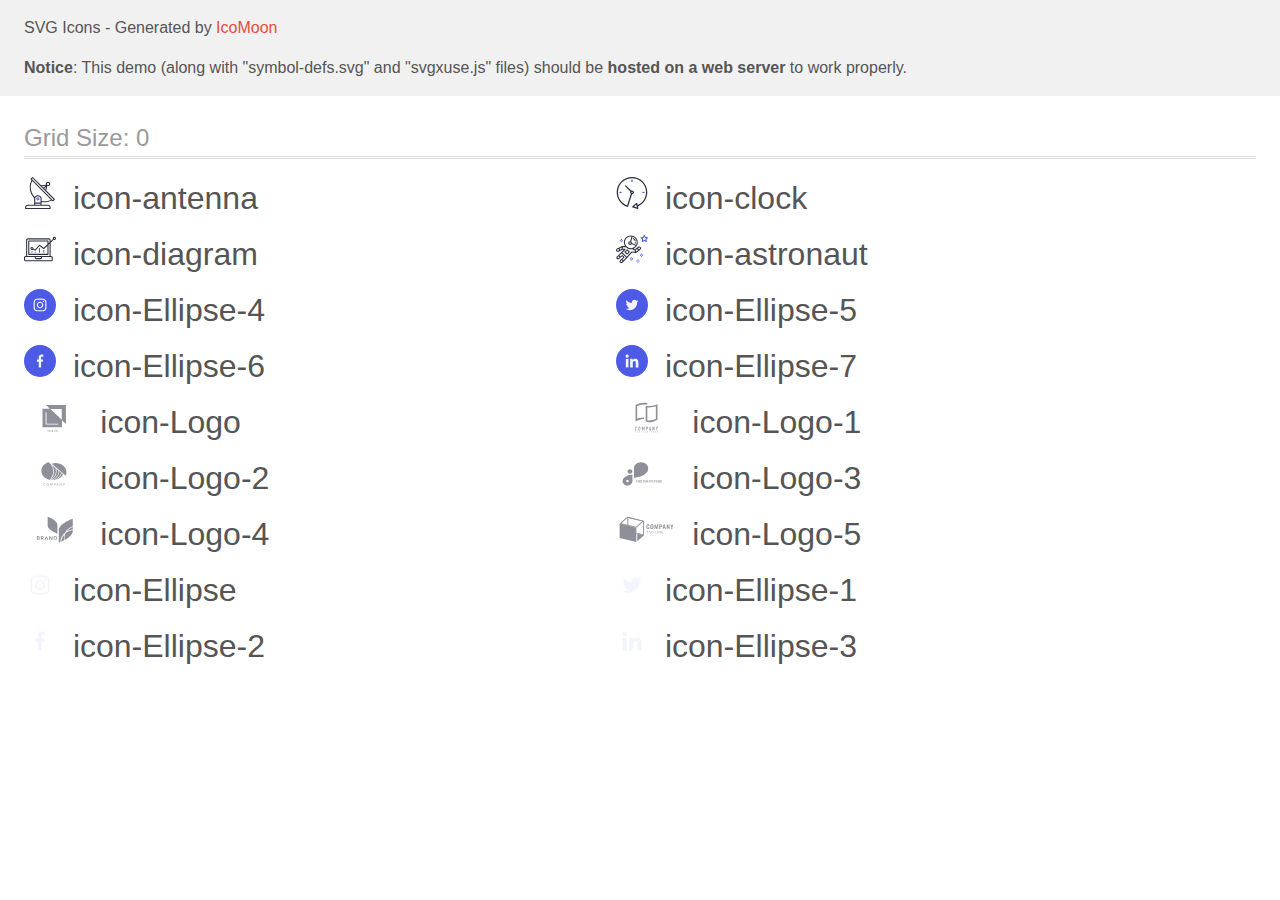
<file: images/icons/icomoon/demo-external-svg.html>
<!doctype html>
<html>
<head>
    <title>IcoMoon - SVG Icons</title>
    <meta charset="utf-8">
    <meta name="viewport" content="width=device-width, initial-scale=1">
    <link rel="stylesheet" href="demo-files/demo.css">
    <link rel="stylesheet" href="style.css">
</head>
<body>
<header class="bgc1 clearfix">
<div class="mhl">
    <p>SVG Icons - Generated by <a href="https://icomoon.io/app">IcoMoon</a></p><p><strong>Notice</strong>: This demo (along with "symbol-defs.svg" and "svgxuse.js" files) should be <b>hosted on a web server</b> to work properly.</p>
</div>
</header>
    <div class="clearfix mhl ptl">
        <h1 class="mvm mtn fgc1">Grid Size: 0</h1>
        <div class="glyph fs1">
            <div class="clearfix pbs">
                <svg class="icon icon-antenna"><use xlink:href="symbol-defs.svg#icon-antenna"></use></svg><span class="name"> icon-antenna</span>
            </div>
        </div>
        <div class="glyph fs1">
            <div class="clearfix pbs">
                <svg class="icon icon-clock"><use xlink:href="symbol-defs.svg#icon-clock"></use></svg><span class="name"> icon-clock</span>
            </div>
        </div>
        <div class="glyph fs1">
            <div class="clearfix pbs">
                <svg class="icon icon-diagram"><use xlink:href="symbol-defs.svg#icon-diagram"></use></svg><span class="name"> icon-diagram</span>
            </div>
        </div>
        <div class="glyph fs1">
            <div class="clearfix pbs">
                <svg class="icon icon-astronaut"><use xlink:href="symbol-defs.svg#icon-astronaut"></use></svg><span class="name"> icon-astronaut</span>
            </div>
        </div>
        <div class="glyph fs1">
            <div class="clearfix pbs">
                <svg class="icon icon-Ellipse-4"><use xlink:href="symbol-defs.svg#icon-Ellipse-4"></use></svg><span class="name"> icon-Ellipse-4</span>
            </div>
        </div>
        <div class="glyph fs1">
            <div class="clearfix pbs">
                <svg class="icon icon-Ellipse-5"><use xlink:href="symbol-defs.svg#icon-Ellipse-5"></use></svg><span class="name"> icon-Ellipse-5</span>
            </div>
        </div>
        <div class="glyph fs1">
            <div class="clearfix pbs">
                <svg class="icon icon-Ellipse-6"><use xlink:href="symbol-defs.svg#icon-Ellipse-6"></use></svg><span class="name"> icon-Ellipse-6</span>
            </div>
        </div>
        <div class="glyph fs1">
            <div class="clearfix pbs">
                <svg class="icon icon-Ellipse-7"><use xlink:href="symbol-defs.svg#icon-Ellipse-7"></use></svg><span class="name"> icon-Ellipse-7</span>
            </div>
        </div>
        <div class="glyph fs1">
            <div class="clearfix pbs">
                <svg class="icon icon-Logo"><use xlink:href="symbol-defs.svg#icon-Logo"></use></svg><span class="name"> icon-Logo</span>
            </div>
        </div>
        <div class="glyph fs1">
            <div class="clearfix pbs">
                <svg class="icon icon-Logo-1"><use xlink:href="symbol-defs.svg#icon-Logo-1"></use></svg><span class="name"> icon-Logo-1</span>
            </div>
        </div>
        <div class="glyph fs1">
            <div class="clearfix pbs">
                <svg class="icon icon-Logo-2"><use xlink:href="symbol-defs.svg#icon-Logo-2"></use></svg><span class="name"> icon-Logo-2</span>
            </div>
        </div>
        <div class="glyph fs1">
            <div class="clearfix pbs">
                <svg class="icon icon-Logo-3"><use xlink:href="symbol-defs.svg#icon-Logo-3"></use></svg><span class="name"> icon-Logo-3</span>
            </div>
        </div>
        <div class="glyph fs1">
            <div class="clearfix pbs">
                <svg class="icon icon-Logo-4"><use xlink:href="symbol-defs.svg#icon-Logo-4"></use></svg><span class="name"> icon-Logo-4</span>
            </div>
        </div>
        <div class="glyph fs1">
            <div class="clearfix pbs">
                <svg class="icon icon-Logo-5"><use xlink:href="symbol-defs.svg#icon-Logo-5"></use></svg><span class="name"> icon-Logo-5</span>
            </div>
        </div>
        <div class="glyph fs1">
            <div class="clearfix pbs">
                <svg class="icon icon-Ellipse"><use xlink:href="symbol-defs.svg#icon-Ellipse"></use></svg><span class="name"> icon-Ellipse</span>
            </div>
        </div>
        <div class="glyph fs1">
            <div class="clearfix pbs">
                <svg class="icon icon-Ellipse-1"><use xlink:href="symbol-defs.svg#icon-Ellipse-1"></use></svg><span class="name"> icon-Ellipse-1</span>
            </div>
        </div>
        <div class="glyph fs1">
            <div class="clearfix pbs">
                <svg class="icon icon-Ellipse-2"><use xlink:href="symbol-defs.svg#icon-Ellipse-2"></use></svg><span class="name"> icon-Ellipse-2</span>
            </div>
        </div>
        <div class="glyph fs1">
            <div class="clearfix pbs">
                <svg class="icon icon-Ellipse-3"><use xlink:href="symbol-defs.svg#icon-Ellipse-3"></use></svg><span class="name"> icon-Ellipse-3</span>
            </div>
        </div>
  </div>
<script defer src="svgxuse.js"></script>
</body>
</html>
</file>
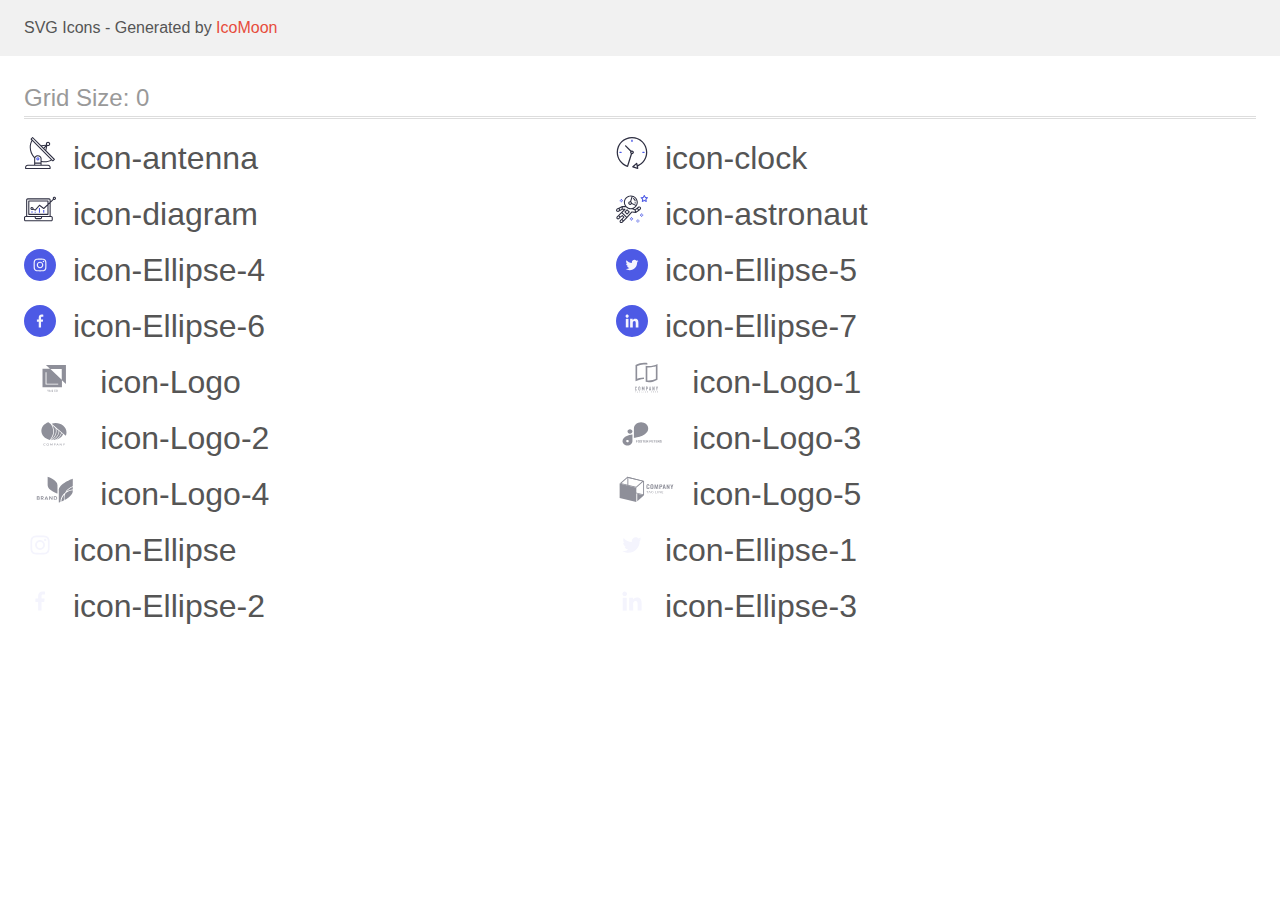
<file: images/icons/icomoon/demo.html>
<!doctype html>
<html>
<head>
    <title>IcoMoon - SVG Icons</title>
    <meta charset="utf-8">
    <meta name="viewport" content="width=device-width, initial-scale=1">
    <link rel="stylesheet" href="demo-files/demo.css">
    <link rel="stylesheet" href="style.css">
</head>
<body>
<svg aria-hidden="true" style="position: absolute; width: 0; height: 0; overflow: hidden;" version="1.1" xmlns="http://www.w3.org/2000/svg" xmlns:xlink="http://www.w3.org/1999/xlink">
<defs>
<symbol id="icon-antenna" viewBox="0 0 32 32">
<path fill="#2e2f42" style="fill: var(--color1, #2e2f42)" d="M30.773 22.098l-8.443-8.505 0.937-4.615c0.242 0.094 0.499 0.144 0.758 0.146h0.006c1.192 0.014 2.17-0.941 2.184-2.133s-0.941-2.17-2.133-2.184c-1.192-0.014-2.17 0.941-2.184 2.133-0.003 0.255 0.039 0.509 0.125 0.749l-4.96 0.605-8.091-8.133c-0.099-0.101-0.235-0.159-0.377-0.16-0.14 0.001-0.274 0.056-0.373 0.155l-1.513 1.504c-0.208 0.208-0.208 0.546 0 0.754l0.814 0.826c-3.153 5.798-2.129 12.978 2.519 17.663 0.043 0.041 0.092 0.074 0.146 0.098-0.034 0.18-0.051 0.364-0.052 0.547v6.187h-6.4c-1.472 0.002-2.665 1.195-2.667 2.667v1.067c0 0.295 0.239 0.533 0.533 0.533h24.533c0.295 0 0.533-0.239 0.533-0.533v-1.067c-0.002-1.472-1.195-2.665-2.667-2.667h-6.4v-2.742c1.003 0.21 2.024 0.317 3.049 0.32 2.458-0.003 4.877-0.615 7.040-1.783l0.818 0.823c0.099 0.101 0.235 0.159 0.377 0.16 0.14-0.001 0.274-0.056 0.373-0.155l1.513-1.504c0.208-0.208 0.208-0.546 0-0.754zM23.28 6.233c0.418-0.415 1.093-0.414 1.509 0.004s0.414 1.093-0.004 1.508c-0.2 0.199-0.47 0.31-0.752 0.31h-0.003c-0.589-0.003-1.064-0.483-1.061-1.072 0.002-0.282 0.115-0.552 0.314-0.751h-0.002zM22.024 9.738l-0.598 2.946-1.175-1.182 1.774-1.763zM21.419 8.836l-1.92 1.909-1.485-1.493 3.405-0.415zM24.004 28.8c0.884 0 1.6 0.716 1.6 1.6v0.533h-23.467v-0.533c0-0.884 0.716-1.6 1.6-1.6h20.267zM16.537 26.667v1.067h-5.333v-1.067h5.333zM11.204 25.6v-4.053c0-1.294 1.196-2.347 2.667-2.347s2.667 1.053 2.667 2.347v4.053h-5.333zM17.604 23.904v-2.357c0-1.882-1.675-3.413-3.733-3.413-1.331-0.020-2.576 0.657-3.281 1.786-4.058-4.274-4.971-10.645-2.279-15.887l18.602 18.708c-2.872 1.461-6.165 1.873-9.309 1.163zM28.893 23.22l-21.057-21.181 0.755-0.752 7.935 7.98c0.004 0 0.006 0.007 0.010 0.010l13.115 13.191-0.757 0.752z"></path>
<path fill="#4d5ae5" style="fill: var(--color2, #4d5ae5)" d="M13.876 20.267h-0.005c-0.884-0.001-1.601 0.714-1.602 1.598s0.714 1.601 1.598 1.602h0.005c0.884 0.001 1.601-0.714 1.602-1.598s-0.714-1.601-1.598-1.602zM14.249 22.245c-0.1 0.1-0.236 0.156-0.378 0.155-0.295-0.002-0.532-0.242-0.531-0.536 0.001-0.141 0.057-0.276 0.157-0.375s0.233-0.154 0.373-0.155c0.295 0.002 0.532 0.242 0.531 0.536-0.001 0.141-0.057 0.276-0.157 0.375h0.005z"></path>
</symbol>
<symbol id="icon-clock" viewBox="0 0 32 32">
<path fill="#2e2f42" style="fill: var(--color1, #2e2f42)" d="M31.297 15.301c-0.002-8.452-6.855-15.303-15.308-15.301s-15.303 6.855-15.301 15.308c0.001 6.658 4.307 12.551 10.649 14.576 0.061 0.019 0.124 0.029 0.187 0.029 0.121-0 0.239-0.032 0.342-0.094 0.135-0.080 0.236-0.207 0.283-0.356l3.865-12.25c1.057-0.005 1.909-0.866 1.903-1.923s-0.866-1.909-1.923-1.903c-0.284 0.001-0.565 0.067-0.82 0.191l-5.106-5.107c-0.253-0.245-0.657-0.238-0.902 0.016-0.239 0.247-0.239 0.639 0 0.886l5.103 5.109c-0.392 0.799-0.168 1.764 0.536 2.309l-3.683 11.673c-7.278-2.681-11.004-10.754-8.323-18.032s10.754-11.004 18.032-8.323c7.278 2.681 11.004 10.754 8.323 18.032-1.31 3.556-4.001 6.431-7.462 7.973l-0.398-1.874c-0.073-0.345-0.411-0.565-0.756-0.492-0.109 0.023-0.209 0.074-0.293 0.148l-3.837 3.426c-0.263 0.234-0.287 0.637-0.052 0.9 0.076 0.085 0.174 0.149 0.283 0.184l4.899 1.564c0.335 0.108 0.694-0.077 0.802-0.412 0.034-0.106 0.040-0.219 0.017-0.328l-0.391-1.839c5.664-2.388 9.342-7.942 9.329-14.089zM15.992 14.664c0.352 0 0.638 0.286 0.638 0.638s-0.286 0.638-0.638 0.638c-0.352 0-0.638-0.285-0.638-0.638s0.285-0.638 0.638-0.638zM18.093 29.528l2.184-1.948 0.603 2.84-2.787-0.892z"></path>
<path fill="#4d5ae5" style="fill: var(--color2, #4d5ae5)" d="M15.354 3.185v1.275c0 0.352 0.285 0.638 0.638 0.638s0.638-0.285 0.638-0.638v-1.275c0-0.352-0.286-0.638-0.638-0.638s-0.638 0.286-0.638 0.638z"></path>
<path fill="#4d5ae5" style="fill: var(--color2, #4d5ae5)" d="M3.876 14.664c-0.352 0-0.638 0.286-0.638 0.638s0.285 0.638 0.638 0.638h1.275c0.352 0 0.638-0.285 0.638-0.638s-0.285-0.638-0.638-0.638h-1.275z"></path>
<path fill="#4d5ae5" style="fill: var(--color2, #4d5ae5)" d="M28.108 15.939c0.352 0 0.638-0.285 0.638-0.638s-0.285-0.638-0.638-0.638h-1.275c-0.352 0-0.638 0.286-0.638 0.638s0.286 0.638 0.638 0.638h1.275z"></path>
</symbol>
<symbol id="icon-diagram" viewBox="0 0 32 32">
<path fill="#4d5ae5" style="fill: var(--color2, #4d5ae5)" d="M14.926 14.965h1.066v4.798h-1.066v-4.797z"></path>
<path fill="#4d5ae5" style="fill: var(--color2, #4d5ae5)" d="M19.19 17.097h1.066v2.665h-1.066v-2.665z"></path>
<path fill="#4d5ae5" style="fill: var(--color2, #4d5ae5)" d="M10.661 18.696h1.066v1.066h-1.066v-1.066z"></path>
<path fill="#4d5ae5" style="fill: var(--color2, #4d5ae5)" d="M7.463 18.163h1.066v1.599h-1.066v-1.599z"></path>
<path fill="#2e2f42" style="fill: var(--color1, #2e2f42)" d="M1.599 28.291h25.587c0.883 0 1.599-0.716 1.599-1.599v-2.132c0-0.883-0.716-1.599-1.599-1.599h-0.533v-13.293l3.028-2.868c0.703 0.346 1.553 0.136 2.013-0.499s0.396-1.508-0.152-2.068-1.42-0.644-2.065-0.198c-0.644 0.446-0.873 1.292-0.542 2.002l-2.281 2.163v-1.23c0-0.883-0.716-1.599-1.599-1.599h-21.322c-0.883 0-1.599 0.716-1.599 1.599v15.992h-0.533c-0.883 0-1.599 0.716-1.599 1.599v2.132c0 0.883 0.716 1.599 1.599 1.599zM30.384 4.837c0.294 0 0.533 0.239 0.533 0.533s-0.239 0.533-0.533 0.533c-0.294 0-0.533-0.239-0.533-0.533s0.239-0.533 0.533-0.533zM3.198 6.969c0-0.294 0.239-0.533 0.533-0.533h21.322c0.294 0 0.533 0.239 0.533 0.533v2.239l-1.066 1.013v-2.186c0-0.294-0.239-0.533-0.533-0.533h-19.19c-0.294 0-0.533 0.239-0.533 0.533v13.326c0 0.294 0.239 0.533 0.533 0.533h19.19c0.294 0 0.533-0.239 0.533-0.533v-9.674l1.066-1.010v12.284h-22.388v-15.992zM7.996 13.899c-0.721-0.002-1.354 0.478-1.546 1.174s0.105 1.433 0.725 1.801c0.62 0.368 1.41 0.276 1.928-0.226l1.853 0.93c0.215 0.108 0.476 0.057 0.636-0.123l3.939-4.431 3.872 2.901c0.208 0.156 0.498 0.139 0.686-0.039l3.365-3.188v8.131h-18.124v-12.26h18.124v2.66l-3.771 3.572-3.904-2.927c-0.222-0.166-0.534-0.135-0.718 0.072l-3.993 4.493-1.493-0.746c0.011-0.064 0.018-0.129 0.020-0.193 0-0.883-0.716-1.599-1.599-1.599zM8.529 15.498c0 0.294-0.239 0.533-0.533 0.533s-0.533-0.239-0.533-0.533c0-0.294 0.239-0.533 0.533-0.533s0.533 0.239 0.533 0.533zM11.727 24.027h5.331v0.533c0 0.294-0.239 0.533-0.533 0.533h-4.264c-0.294 0-0.533-0.239-0.533-0.533v-0.533zM1.066 24.56c0-0.294 0.239-0.533 0.533-0.533h9.062v0.533c0 0.883 0.716 1.599 1.599 1.599h4.264c0.883 0 1.599-0.716 1.599-1.599v-0.533h9.062c0.294 0 0.533 0.239 0.533 0.533v2.132c0 0.294-0.239 0.533-0.533 0.533h-25.587c-0.294 0-0.533-0.239-0.533-0.533v-2.132z"></path>
</symbol>
<symbol id="icon-astronaut" viewBox="0 0 32 32">
<path fill="#4d5ae5" style="fill: var(--color2, #4d5ae5)" d="M31.974 4.524c-0.063-0.193-0.229-0.333-0.43-0.363l-1.91-0.278-0.855-1.731c-0.179-0.365-0.777-0.365-0.956 0l-0.855 1.731-1.91 0.278c-0.201 0.029-0.367 0.17-0.431 0.363-0.062 0.193-0.011 0.405 0.135 0.547l1.383 1.348-0.326 1.903c-0.034 0.2 0.048 0.402 0.212 0.522 0.166 0.121 0.382 0.135 0.562 0.040l1.709-0.899 1.709 0.899c0.078 0.041 0.164 0.061 0.249 0.061 0.11 0 0.221-0.034 0.314-0.102 0.164-0.119 0.246-0.322 0.212-0.522l-0.326-1.903 1.383-1.348c0.145-0.142 0.197-0.354 0.135-0.547zM29.511 5.851c-0.125 0.122-0.183 0.299-0.153 0.472l0.191 1.114-1-0.526c-0.078-0.041-0.163-0.061-0.249-0.061s-0.17 0.020-0.249 0.061l-1.001 0.526 0.191-1.114c0.030-0.173-0.028-0.349-0.153-0.472l-0.81-0.789 1.119-0.163c0.174-0.025 0.324-0.134 0.402-0.292l0.5-1.013 0.5 1.013c0.078 0.157 0.228 0.267 0.402 0.292l1.119 0.163-0.809 0.789z"></path>
<path fill="#4d5ae5" style="fill: var(--color2, #4d5ae5)" d="M26.134 20.522h-1.067v1.067h1.067v-1.067z"></path>
<path fill="#4d5ae5" style="fill: var(--color2, #4d5ae5)" d="M26.134 22.656h-1.067v1.067h1.067v-1.067z"></path>
<path fill="#4d5ae5" style="fill: var(--color2, #4d5ae5)" d="M27.2 21.589h-1.067v1.067h1.067v-1.067z"></path>
<path fill="#4d5ae5" style="fill: var(--color2, #4d5ae5)" d="M25.067 21.589h-1.067v1.067h1.067v-1.067z"></path>
<path fill="#4d5ae5" style="fill: var(--color2, #4d5ae5)" d="M22.4 26.389h-1.067v1.067h1.067v-1.067z"></path>
<path fill="#4d5ae5" style="fill: var(--color2, #4d5ae5)" d="M22.4 28.522h-1.067v1.067h1.067v-1.067z"></path>
<path fill="#4d5ae5" style="fill: var(--color2, #4d5ae5)" d="M23.467 27.456h-1.067v1.067h1.067v-1.067z"></path>
<path fill="#4d5ae5" style="fill: var(--color2, #4d5ae5)" d="M21.333 27.456h-1.067v1.067h1.067v-1.067z"></path>
<path fill="#4d5ae5" style="fill: var(--color2, #4d5ae5)" d="M16 24.256h-1.067v1.067h1.067v-1.067z"></path>
<path fill="#4d5ae5" style="fill: var(--color2, #4d5ae5)" d="M16 26.389h-1.067v1.067h1.067v-1.067z"></path>
<path fill="#4d5ae5" style="fill: var(--color2, #4d5ae5)" d="M17.067 25.322h-1.067v1.067h1.067v-1.067z"></path>
<path fill="#4d5ae5" style="fill: var(--color2, #4d5ae5)" d="M14.933 25.322h-1.067v1.067h1.067v-1.067z"></path>
<path fill="#4d5ae5" style="fill: var(--color2, #4d5ae5)" d="M5.867 6.122h-1.067v1.067h1.067v-1.067z"></path>
<path fill="#4d5ae5" style="fill: var(--color2, #4d5ae5)" d="M5.867 8.255h-1.067v1.067h1.067v-1.067z"></path>
<path fill="#4d5ae5" style="fill: var(--color2, #4d5ae5)" d="M6.933 7.189h-1.067v1.067h1.067v-1.067z"></path>
<path fill="#4d5ae5" style="fill: var(--color2, #4d5ae5)" d="M4.8 7.189h-1.067v1.067h1.067v-1.067z"></path>
<path fill="#2e2f42" style="fill: var(--color1, #2e2f42)" d="M24.715 14.159c-0.287-0.388-0.709-0.637-1.188-0.705-0.481-0.068-0.956 0.058-1.34 0.352l-1.252 0.96-1.898 1.417-1.358-0.541c2.421-1.086 4.114-3.508 4.114-6.32 0-3.823-3.123-6.933-6.961-6.933s-6.961 3.11-6.961 6.933c0 1.386 0.414 2.674 1.12 3.758l-2.764-0.024c-0.002 0-0.003 0-0.005 0-0.009 0-0.015 0.004-0.023 0.005-0.053 0.002-0.105 0.013-0.155 0.031-0.013 0.005-0.026 0.008-0.038 0.013-0.006 0.003-0.013 0.003-0.019 0.006l-3.233 1.596c-0.001 0-0.001 0-0.001 0.001l-1.893 0.911c-0.021 0.009-0.042 0.021-0.063 0.035-0.755 0.502-1.012 1.489-0.598 2.295 0.22 0.429 0.595 0.745 1.056 0.889 0.178 0.055 0.359 0.083 0.539 0.083 0.29 0 0.577-0.071 0.839-0.211l1.388-0.738 2.264-1.169 1.357-0.008-5.442 5.416c-0.001 0.001-0.001 0.001-0.002 0.001l-1.339 1.333c-0.316 0.315-0.49 0.732-0.49 1.178s0.174 0.863 0.49 1.179c0.325 0.323 0.752 0.485 1.179 0.485s0.854-0.162 1.18-0.485l1.314-1.309 1.741-1.3 0.901 0.897-1.762 1.754c-0 0.001-0.001 0.001-0.002 0.001l-1.339 1.333c-0.316 0.315-0.49 0.732-0.49 1.178s0.174 0.863 0.49 1.179c0.325 0.323 0.753 0.485 1.18 0.485s0.855-0.162 1.18-0.485l3.482-3.467c0.001-0.001 0.001-0.001 0.001-0.002l1.010-1-0.004-0.004c0.006-0.006 0.015-0.009 0.022-0.015l5.166-5.658 3.471 0.494c0.025 0.004 0.050 0.005 0.075 0.005 0.065 0 0.127-0.015 0.187-0.038 0.018-0.006 0.033-0.015 0.050-0.023 0.019-0.010 0.039-0.015 0.058-0.027l3.213-2.133c0.012-0.008 0.018-0.021 0.029-0.029 0.013-0.010 0.029-0.014 0.041-0.026l1.271-1.191c0.662-0.62 0.753-1.635 0.212-2.362zM2.13 17.77c-0.173 0.093-0.37 0.111-0.558 0.052-0.187-0.058-0.338-0.186-0.427-0.358-0.161-0.314-0.068-0.695 0.214-0.902l1.314-0.632 0.449 1.313-0.992 0.527zM5.628 15.942l-1.548 0.8-0.439-1.283 2.027-1.001-0.040 1.484zM20.727 9.322c0 0.918-0.219 1.785-0.599 2.559l-4.181-1.899c-0.044-0.573-0.341-1.075-0.788-1.388l1.464-4.86c2.378 0.756 4.105 2.974 4.105 5.588zM8.938 9.322c0-3.235 2.644-5.867 5.894-5.867 0.253 0 0.5 0.021 0.745 0.052l-1.432 4.754c-0.019-0.001-0.037-0.006-0.057-0.006-1.033 0-1.873 0.837-1.873 1.867s0.84 1.867 1.873 1.867c0.694 0 1.294-0.383 1.618-0.945l3.862 1.755c-1.075 1.446-2.795 2.39-4.737 2.39-3.25 0-5.894-2.632-5.894-5.867zM14.894 10.122c0 0.441-0.362 0.8-0.806 0.8s-0.806-0.359-0.806-0.8c0-0.441 0.362-0.8 0.806-0.8s0.806 0.359 0.806 0.8zM2.465 25.146c-0.236 0.234-0.619 0.234-0.854 0.001-0.114-0.114-0.176-0.263-0.176-0.423s0.062-0.309 0.176-0.421l0.962-0.958 0.851 0.848-0.959 0.955zM5.679 28.88c-0.236 0.234-0.619 0.235-0.855 0.001-0.114-0.114-0.176-0.263-0.176-0.423s0.062-0.309 0.176-0.421l0.963-0.959 0.852 0.848-0.96 0.955zM9.16 25.411c-0.001 0-0.001 0-0.002 0.001l-1.765 1.76-0.852-0.848 1.763-1.755c0 0 0 0 0-0s0.001-0.001 0.002-0.001c0.040-0.040 0.065-0.088 0.090-0.135 0.007-0.014 0.020-0.026 0.026-0.040 0.017-0.041 0.019-0.085 0.026-0.129 0.003-0.025 0.014-0.047 0.014-0.073 0-0.036-0.013-0.070-0.020-0.106-0.006-0.032-0.006-0.065-0.019-0.095-0.020-0.050-0.055-0.094-0.091-0.138-0.010-0.012-0.014-0.027-0.025-0.038 0 0 0 0-0.001 0s-0.001-0.002-0.001-0.002l-1.607-1.6c-0.017-0.017-0.039-0.024-0.058-0.038-0.028-0.022-0.055-0.042-0.087-0.058-0.030-0.015-0.061-0.024-0.093-0.033-0.034-0.010-0.067-0.017-0.103-0.020-0.033-0.002-0.063 0.001-0.095 0.005-0.036 0.004-0.069 0.009-0.104 0.020-0.034 0.011-0.063 0.027-0.094 0.045-0.020 0.011-0.042 0.015-0.061 0.029l-1.773 1.324-0.901-0.897 2.399-2.386 4.361 4.289-0.928 0.919zM15.979 18.394c-0.015-0.002-0.030 0.004-0.045 0.003-0.039-0.002-0.076 0.001-0.115 0.007-0.030 0.005-0.059 0.011-0.088 0.021-0.034 0.012-0.065 0.028-0.097 0.047-0.030 0.018-0.057 0.037-0.083 0.061-0.013 0.011-0.028 0.017-0.040 0.029l-4.698 5.146-4.328-4.257 2.833-2.818c0.209-0.208 0.21-0.546 0.002-0.755-0.105-0.105-0.243-0.157-0.381-0.156v-0.001l-2.219 0.013 0.028-1.607 3.104 0.027c1.265 1.294 3.029 2.101 4.981 2.101 0.437 0 0.864-0.045 1.279-0.123 0.040 0.032 0.079 0.065 0.13 0.085l2.41 0.96 0.152 0.758 0.178 0.885-3.003-0.427zM20.020 18.572l-0.313-1.558 1.446-1.080 0.947 1.257-2.080 1.381zM23.774 15.741l-0.838 0.785-0.931-1.236 0.831-0.637c0.155-0.119 0.351-0.168 0.543-0.143 0.193 0.027 0.364 0.128 0.48 0.284 0.217 0.292 0.18 0.699-0.085 0.947z"></path>
<path fill="#2e2f42" style="fill: var(--color1, #2e2f42)" d="M13.602 18.544l-2.143-2.133c-0.207-0.207-0.545-0.207-0.753 0l-2.142 2.133c-0.1 0.101-0.157 0.236-0.157 0.378s0.056 0.278 0.157 0.378l2.142 2.133c0.104 0.103 0.241 0.155 0.377 0.155s0.273-0.052 0.376-0.155l2.143-2.133c0.1-0.1 0.157-0.236 0.157-0.378s-0.057-0.278-0.157-0.378zM11.083 20.303l-1.387-1.381 1.387-1.381 1.387 1.381-1.387 1.381z"></path>
<path fill="#2e2f42" style="fill: var(--color1, #2e2f42)" d="M17.164 5.071l-0.258 1.036c0.071 0.018 1.738 0.452 1.738 2.149h1.067c-0-2.017-1.666-2.965-2.547-3.185z"></path>
<path fill="#2e2f42" style="fill: var(--color1, #2e2f42)" d="M19.711 9.322h-1.067v1.067h1.067v-1.067z"></path>
</symbol>
<symbol id="icon-Ellipse-4" viewBox="0 0 32 32">
<path fill="#4d5ae5" style="fill: var(--color2, #4d5ae5)" d="M32 16c0 4.418-1.791 8.418-4.686 11.314s-6.895 4.686-11.314 4.686c-4.418 0-8.418-1.791-11.314-4.686s-4.686-6.895-4.686-11.314c0-4.418 1.791-8.418 4.686-11.314s6.895-4.686 11.314-4.686c4.418 0 8.418 1.791 11.314 4.686s4.686 6.895 4.686 11.314z"></path>
<path fill="#f4f4fd" style="fill: var(--color3, #f4f4fd)" d="M22.387 13.363c-0.030-0.68-0.14-1.148-0.298-1.553-0.163-0.43-0.413-0.815-0.74-1.135-0.32-0.325-0.708-0.578-1.133-0.738-0.408-0.158-0.873-0.268-1.553-0.298-0.685-0.032-0.903-0.040-2.641-0.040s-1.955 0.008-2.638 0.038c-0.68 0.030-1.148 0.14-1.553 0.298-0.43 0.162-0.815 0.413-1.135 0.74-0.325 0.32-0.578 0.708-0.738 1.133-0.158 0.408-0.268 0.873-0.298 1.553-0.032 0.685-0.040 0.903-0.040 2.641s0.008 1.955 0.038 2.638c0.030 0.68 0.14 1.148 0.298 1.553 0.162 0.43 0.415 0.815 0.74 1.135 0.32 0.325 0.708 0.578 1.133 0.738 0.408 0.158 0.873 0.268 1.553 0.298 0.683 0.030 0.9 0.038 2.638 0.038s1.955-0.007 2.638-0.038c0.68-0.030 1.148-0.14 1.553-0.298 0.86-0.333 1.54-1.013 1.873-1.873 0.157-0.408 0.268-0.873 0.298-1.553 0.030-0.683 0.038-0.9 0.038-2.638s-0.003-1.955-0.033-2.638zM21.235 18.589c-0.028 0.625-0.133 0.963-0.22 1.188-0.215 0.558-0.658 1-1.215 1.215-0.225 0.088-0.565 0.193-1.188 0.22-0.675 0.030-0.878 0.037-2.585 0.037s-1.913-0.007-2.586-0.037c-0.625-0.027-0.963-0.132-1.188-0.22-0.278-0.103-0.53-0.265-0.735-0.478-0.213-0.208-0.375-0.458-0.478-0.735-0.088-0.225-0.193-0.565-0.22-1.188-0.030-0.675-0.038-0.878-0.038-2.586s0.007-1.913 0.038-2.586c0.027-0.625 0.132-0.963 0.22-1.188 0.103-0.278 0.265-0.53 0.48-0.735 0.207-0.213 0.458-0.375 0.735-0.478 0.225-0.087 0.565-0.192 1.188-0.22 0.675-0.030 0.878-0.038 2.586-0.038 1.71 0 1.913 0.008 2.586 0.038 0.625 0.028 0.963 0.133 1.188 0.22 0.277 0.102 0.53 0.265 0.735 0.478 0.212 0.208 0.375 0.458 0.478 0.735 0.088 0.225 0.192 0.565 0.22 1.188 0.030 0.675 0.038 0.878 0.038 2.586s-0.008 1.908-0.038 2.583z"></path>
<path fill="#f4f4fd" style="fill: var(--color3, #f4f4fd)" d="M16.024 12.713c-1.815 0-3.288 1.473-3.288 3.288s1.473 3.288 3.288 3.288c1.815 0 3.288-1.473 3.288-3.288s-1.473-3.288-3.288-3.288zM16.024 18.134c-1.178 0-2.133-0.955-2.133-2.133s0.955-2.133 2.133-2.133c1.178 0 2.133 0.955 2.133 2.133s-0.955 2.133-2.133 2.133z"></path>
<path fill="#f4f4fd" style="fill: var(--color3, #f4f4fd)" d="M20.21 12.583c0 0.424-0.344 0.768-0.768 0.768s-0.768-0.344-0.768-0.768c0-0.424 0.344-0.768 0.768-0.768s0.768 0.344 0.768 0.768z"></path>
</symbol>
<symbol id="icon-Ellipse-5" viewBox="0 0 32 32">
<path fill="#4d5ae5" style="fill: var(--color2, #4d5ae5)" d="M32 16c0 4.418-1.791 8.418-4.686 11.314s-6.895 4.686-11.314 4.686c-4.418 0-8.418-1.791-11.314-4.686s-4.686-6.895-4.686-11.314c0-4.418 1.791-8.418 4.686-11.314s6.895-4.686 11.314-4.686c4.418 0 8.418 1.791 11.314 4.686s4.686 6.895 4.686 11.314z"></path>
<path fill="#f4f4fd" style="fill: var(--color3, #f4f4fd)" d="M22.4 12.031c-0.476 0.209-0.983 0.347-1.512 0.414 0.544-0.325 0.959-0.835 1.154-1.45-0.507 0.302-1.067 0.516-1.664 0.635-0.482-0.513-1.168-0.83-1.917-0.83-1.453 0-2.622 1.179-2.622 2.625 0 0.208 0.018 0.408 0.061 0.598-2.182-0.106-4.112-1.152-5.409-2.745-0.226 0.393-0.359 0.842-0.359 1.326 0 0.909 0.468 1.714 1.166 2.181-0.422-0.008-0.835-0.13-1.186-0.323 0 0.008 0 0.018 0 0.029 0 1.275 0.91 2.334 2.102 2.578-0.214 0.058-0.446 0.086-0.688 0.086-0.168 0-0.338-0.010-0.497-0.045 0.34 1.039 1.305 1.803 2.452 1.828-0.893 0.698-2.026 1.119-3.254 1.119-0.215 0-0.422-0.010-0.628-0.036 1.162 0.75 2.54 1.178 4.026 1.178 4.829 0 7.469-4 7.469-7.467 0-0.116-0.004-0.228-0.010-0.339 0.521-0.37 0.958-0.831 1.315-1.362z"></path>
</symbol>
<symbol id="icon-Ellipse-6" viewBox="0 0 32 32">
<path fill="#4d5ae5" style="fill: var(--color2, #4d5ae5)" d="M32 16c0 4.418-1.791 8.418-4.686 11.314s-6.895 4.686-11.314 4.686c-4.418 0-8.418-1.791-11.314-4.686s-4.686-6.895-4.686-11.314c0-4.418 1.791-8.418 4.686-11.314s6.895-4.686 11.314-4.686c4.418 0 8.418 1.791 11.314 4.686s4.686 6.895 4.686 11.314z"></path>
<path fill="#f4f4fd" style="fill: var(--color3, #f4f4fd)" d="M18.132 11.725h1.169v-2.035c-0.202-0.028-0.895-0.090-1.702-0.090-1.685 0-2.839 1.060-2.839 3.007v1.793h-1.859v2.275h1.859v5.725h2.28v-5.724h1.784l0.283-2.275h-2.068v-1.567c0.001-0.658 0.178-1.108 1.094-1.108z"></path>
</symbol>
<symbol id="icon-Ellipse-7" viewBox="0 0 32 32">
<path fill="#4d5ae5" style="fill: var(--color2, #4d5ae5)" d="M32 16c0 4.418-1.791 8.418-4.686 11.314s-6.895 4.686-11.314 4.686c-4.418 0-8.418-1.791-11.314-4.686s-4.686-6.895-4.686-11.314c0-4.418 1.791-8.418 4.686-11.314s6.895-4.686 11.314-4.686c4.418 0 8.418 1.791 11.314 4.686s4.686 6.895 4.686 11.314z"></path>
<path fill="#f4f4fd" style="fill: var(--color3, #f4f4fd)" d="M22.397 22.4v-0.001h0.003v-4.694c0-2.297-0.494-4.066-3.179-4.066-1.291 0-2.157 0.708-2.51 1.38h-0.037v-1.165h-2.546v8.546h2.651v-4.231c0-1.114 0.211-2.192 1.591-2.192 1.359 0 1.38 1.272 1.38 2.263v4.161h2.648z"></path>
<path fill="#f4f4fd" style="fill: var(--color3, #f4f4fd)" d="M9.811 13.854h2.654v8.546h-2.654v-8.546z"></path>
<path fill="#f4f4fd" style="fill: var(--color3, #f4f4fd)" d="M11.137 9.6c-0.848 0-1.537 0.688-1.537 1.537s0.689 1.551 1.537 1.551c0.849 0 1.537-0.703 1.537-1.551s-0.689-1.537-1.537-1.537v0z"></path>
</symbol>
<symbol id="icon-Logo" viewBox="0 0 59 32">
<path fill="#8e8f99" style="fill: var(--color4, #8e8f99)" d="M21.714 4l4.004 3.815-7.433-0.004v18.51h19.429v-7.077l4 3.811v-19.054h-20zM37.538 18.796l-11.354-10.817h11.354v10.817zM34.013 23.613h-12.653v-12.449h0.894v11.606h11.759v0.843zM23.883 29.749l-0.472-0.97h-0.389l0.684 1.284v0.748h0.353v-0.748l0.684-1.284h-0.388l-0.472 0.97zM25.622 28.78h0.084l0.767 2.031h-0.368l-0.164-0.476h-0.786l-0.164 0.476h-0.367l0.765-2.031h0.234zM25.249 30.058h0.595l-0.298-0.862-0.297 0.862zM27.704 29.721c-0.015-0.020-0.030-0.038-0.044-0.057-0.052-0.069-0.093-0.135-0.121-0.2s-0.043-0.132-0.043-0.201c0-0.106 0.022-0.197 0.066-0.273s0.106-0.135 0.186-0.176c0.080-0.042 0.173-0.063 0.28-0.063 0.103 0 0.192 0.021 0.266 0.063 0.075 0.041 0.133 0.095 0.173 0.163s0.061 0.142 0.061 0.223c0 0.064-0.012 0.123-0.035 0.176s-0.055 0.101-0.096 0.145c-0.041 0.044-0.088 0.085-0.142 0.124l-0.141 0.103 0.402 0.475c0.013-0.026 0.025-0.053 0.036-0.082 0.034-0.089 0.052-0.188 0.052-0.297h0.29c0 0.099-0.010 0.192-0.029 0.28s-0.049 0.17-0.091 0.245c-0.017 0.031-0.036 0.061-0.058 0.090l0.298 0.351h-0.389l-0.118-0.139c-0.064 0.049-0.133 0.086-0.208 0.114-0.099 0.035-0.204 0.053-0.315 0.053-0.135 0-0.252-0.025-0.35-0.074s-0.175-0.117-0.229-0.204c-0.053-0.087-0.080-0.186-0.080-0.297 0-0.083 0.017-0.155 0.052-0.218s0.081-0.122 0.141-0.176c0.055-0.050 0.118-0.1 0.188-0.15zM27.871 29.925l-0.042 0.031c-0.049 0.040-0.086 0.079-0.11 0.116s-0.039 0.070-0.046 0.1c-0.008 0.031-0.011 0.058-0.011 0.081 0 0.059 0.013 0.113 0.038 0.162s0.064 0.087 0.113 0.116c0.050 0.028 0.111 0.042 0.183 0.042 0.077 0 0.152-0.017 0.225-0.052 0.036-0.018 0.071-0.039 0.103-0.064l-0.452-0.532zM27.951 29.554l0.125-0.084c0.059-0.039 0.1-0.077 0.126-0.114s0.038-0.086 0.038-0.142c0-0.048-0.019-0.093-0.056-0.134s-0.090-0.061-0.158-0.061c-0.047 0-0.087 0.011-0.12 0.034s-0.057 0.050-0.074 0.087c-0.016 0.035-0.024 0.075-0.024 0.119 0 0.042 0.011 0.085 0.032 0.13s0.051 0.090 0.088 0.138c0.008 0.010 0.015 0.020 0.023 0.029zM31.505 30.15h-0.349c-0.010 0.088-0.032 0.163-0.064 0.225s-0.079 0.106-0.141 0.138c-0.061 0.032-0.142 0.047-0.241 0.047-0.082 0-0.152-0.016-0.211-0.049s-0.107-0.079-0.145-0.138c-0.037-0.059-0.065-0.131-0.084-0.213s-0.026-0.177-0.026-0.279v-0.172c0-0.108 0.010-0.204 0.029-0.287s0.051-0.156 0.091-0.213c0.040-0.058 0.090-0.101 0.149-0.131s0.129-0.045 0.209-0.045c0.098 0 0.177 0.017 0.237 0.050s0.106 0.080 0.137 0.142c0.032 0.062 0.052 0.137 0.061 0.225h0.349c-0.014-0.136-0.052-0.256-0.114-0.361s-0.148-0.187-0.259-0.247c-0.112-0.060-0.248-0.089-0.41-0.089-0.127 0-0.242 0.022-0.345 0.067s-0.188 0.109-0.261 0.194c-0.073 0.084-0.128 0.185-0.167 0.303s-0.057 0.25-0.057 0.396v0.169c0 0.146 0.019 0.278 0.056 0.396s0.093 0.219 0.165 0.303c0.072 0.083 0.158 0.147 0.258 0.192s0.213 0.067 0.339 0.067c0.164 0 0.303-0.030 0.417-0.089s0.203-0.141 0.266-0.244c0.063-0.104 0.1-0.223 0.112-0.356zM33.443 29.851v-0.112c0-0.153-0.020-0.291-0.061-0.412s-0.097-0.226-0.172-0.311c-0.074-0.087-0.163-0.152-0.266-0.197s-0.218-0.068-0.343-0.068c-0.125 0-0.239 0.023-0.342 0.068s-0.191 0.11-0.266 0.197c-0.074 0.086-0.132 0.189-0.173 0.311s-0.061 0.258-0.061 0.412v0.112c0 0.154 0.020 0.291 0.061 0.413s0.1 0.226 0.176 0.311c0.075 0.086 0.164 0.151 0.266 0.197s0.217 0.067 0.342 0.067c0.126 0 0.24-0.022 0.343-0.067s0.192-0.111 0.265-0.197c0.074-0.086 0.132-0.189 0.172-0.311s0.060-0.259 0.060-0.413zM33.092 29.737v0.114c0 0.113-0.011 0.214-0.033 0.301s-0.053 0.161-0.095 0.222c-0.042 0.059-0.093 0.105-0.153 0.135s-0.13 0.045-0.208 0.045c-0.077 0-0.146-0.015-0.206-0.045s-0.113-0.076-0.156-0.135c-0.043-0.060-0.075-0.134-0.098-0.222s-0.033-0.188-0.033-0.301v-0.114c0-0.113 0.011-0.213 0.033-0.3s0.054-0.16 0.096-0.219c0.043-0.059 0.094-0.104 0.155-0.134s0.129-0.046 0.206-0.046 0.147 0.015 0.208 0.046c0.061 0.030 0.113 0.074 0.155 0.134s0.075 0.132 0.096 0.219c0.022 0.087 0.033 0.186 0.033 0.3z"></path>
</symbol>
<symbol id="icon-Logo-1" viewBox="0 0 59 32">
<path fill="#8e8f99" style="fill: var(--color4, #8e8f99)" d="M28.636 3.391h-0.078c-0.12-0.007-0.24-0.010-0.36-0.013v0h-0.26c-0.227 0-0.458 0.006-0.688 0.017-0.017-0.001-0.035-0.001-0.052 0-2.082 0.118-4.123 0.638-6.009 1.533l-0.247 0.119v12.652l0.578-0.196c0.507-0.174 1.048-0.331 1.607-0.477 1.512-0.388 3.065-0.595 4.626-0.615v1.662c-0.207 0.002-0.408 0.007-0.609 0.017h-0.048c-1.201 0.066-2.393 0.249-3.559 0.546-1.477 0.37-2.901 0.925-4.24 1.652v-16.227c1.39-0.811 2.888-1.42 4.448-1.809 1.37-0.354 2.778-0.535 4.192-0.541h0.244c0.292 0.007 0.577 0.020 0.844 0.041 0.705 0.049 1.404 0.161 2.089 0.333v1.636c-0.666-0.155-1.342-0.257-2.024-0.305-0.014-0.001-0.028-0.002-0.041-0.004-0.141-0.012-0.282-0.024-0.414-0.024zM31.516 5.064c0.363 0.028 0.739 0.041 1.119 0.041 1.487-0.005 2.967-0.195 4.407-0.565 1.476-0.371 2.9-0.927 4.238-1.654v15.938c-1.391 0.81-2.889 1.419-4.449 1.809-1.37 0.352-2.778 0.533-4.192 0.539-1.072 0.009-2.14-0.117-3.18-0.375v-16.041c0.246 0.057 0.499 0.109 0.756 0.153 0.422 0.071 0.867 0.123 1.301 0.155zM39.627 5.187l-0.578 0.195c-0.532 0.179-1.068 0.339-1.608 0.481-1.57 0.403-3.183 0.61-4.804 0.616-0.377 0-0.724-0.010-1.060-0.032l-0.461-0.030v13.015l0.396 0.035c0.367 0.032 0.746 0.048 1.128 0.048 1.276-0.005 2.547-0.17 3.783-0.49 1.018-0.255 2.008-0.611 2.956-1.062l0.247-0.119v-12.656z"></path>
<path fill="#8e8f99" style="fill: var(--color4, #8e8f99)" d="M20.421 25.836c-0.083-0.086-0.183-0.154-0.294-0.199s-0.23-0.066-0.349-0.061c-0.127-0.002-0.253 0.022-0.372 0.070-0.108 0.043-0.207 0.108-0.289 0.19-0.082 0.083-0.145 0.182-0.186 0.291-0.045 0.114-0.068 0.236-0.067 0.359v2.168c-0.005 0.153 0.024 0.305 0.085 0.445 0.051 0.111 0.125 0.21 0.217 0.291 0.087 0.073 0.188 0.126 0.298 0.154 0.105 0.030 0.214 0.045 0.324 0.045 0.121 0.001 0.24-0.025 0.35-0.076 0.108-0.047 0.207-0.116 0.289-0.201 0.080-0.084 0.145-0.183 0.189-0.291 0.046-0.109 0.070-0.227 0.069-0.346v-0.243h-0.567v0.193c0.002 0.066-0.010 0.132-0.033 0.193-0.018 0.046-0.047 0.088-0.082 0.122-0.035 0.028-0.075 0.050-0.119 0.062-0.038 0.013-0.078 0.020-0.119 0.020-0.051 0.006-0.102-0.002-0.149-0.022s-0.087-0.053-0.117-0.094c-0.053-0.087-0.080-0.188-0.075-0.291v-2.021c-0.004-0.112 0.020-0.223 0.069-0.324 0.029-0.046 0.071-0.082 0.12-0.105s0.104-0.032 0.157-0.025c0.049-0.002 0.097 0.008 0.141 0.030s0.082 0.053 0.112 0.092c0.063 0.083 0.097 0.186 0.094 0.291v0.187h0.561v-0.221c0.001-0.13-0.022-0.258-0.069-0.379-0.042-0.114-0.106-0.217-0.189-0.305v0z"></path>
<path fill="#8e8f99" style="fill: var(--color4, #8e8f99)" d="M23.788 25.811c-0.181-0.153-0.409-0.237-0.645-0.238-0.115 0-0.23 0.021-0.338 0.061-0.11 0.039-0.212 0.1-0.299 0.177-0.094 0.084-0.169 0.188-0.22 0.304-0.057 0.132-0.085 0.276-0.082 0.42v2.079c-0.004 0.146 0.024 0.292 0.082 0.426 0.051 0.112 0.126 0.211 0.22 0.291 0.087 0.080 0.188 0.143 0.299 0.183 0.108 0.040 0.223 0.061 0.338 0.061s0.23-0.021 0.338-0.061c0.113-0.041 0.217-0.103 0.306-0.183 0.090-0.081 0.163-0.18 0.214-0.291 0.058-0.134 0.086-0.279 0.082-0.426v-2.079c0.003-0.144-0.025-0.288-0.082-0.42-0.050-0.115-0.123-0.218-0.214-0.304v0zM23.523 28.614c0.005 0.055-0.003 0.111-0.022 0.163s-0.050 0.099-0.090 0.138c-0.075 0.063-0.169 0.097-0.267 0.097s-0.192-0.034-0.267-0.097c-0.040-0.038-0.071-0.085-0.090-0.138s-0.027-0.108-0.022-0.163v-2.079c-0.005-0.055 0.003-0.111 0.022-0.163s0.050-0.099 0.090-0.138c0.075-0.063 0.169-0.097 0.267-0.097s0.192 0.034 0.267 0.097c0.040 0.038 0.071 0.085 0.090 0.138s0.027 0.108 0.022 0.163v2.079z"></path>
<path fill="#8e8f99" style="fill: var(--color4, #8e8f99)" d="M28.21 29.543v-3.936h-0.545l-0.716 2.084h-0.010l-0.721-2.084h-0.539v3.936h0.562v-2.395h0.010l0.551 1.693h0.28l0.555-1.693h0.010v2.395h0.562z"></path>
<path fill="#8e8f99" style="fill: var(--color4, #8e8f99)" d="M31.405 25.882c-0.087-0.097-0.196-0.171-0.318-0.215-0.132-0.043-0.269-0.063-0.408-0.061h-0.835v3.936h0.561v-1.537h0.289c0.175 0.008 0.349-0.029 0.506-0.108 0.128-0.071 0.234-0.175 0.308-0.301 0.065-0.105 0.109-0.221 0.129-0.343 0.022-0.148 0.032-0.298 0.030-0.448 0.006-0.189-0.013-0.378-0.055-0.562-0.037-0.136-0.108-0.261-0.207-0.362v0zM31.116 27.082c-0.002 0.071-0.020 0.141-0.052 0.205-0.032 0.061-0.083 0.109-0.145 0.138-0.083 0.037-0.174 0.054-0.265 0.049h-0.256v-1.338h0.289c0.087-0.004 0.174 0.013 0.253 0.049 0.058 0.033 0.104 0.084 0.132 0.145 0.031 0.069 0.047 0.144 0.049 0.219 0 0.083 0 0.17 0 0.262s0.006 0.186 0 0.27h-0.006z"></path>
<path fill="#8e8f99" style="fill: var(--color4, #8e8f99)" d="M34.062 25.606h-0.46l-0.867 3.936h0.561l0.165-0.846h0.765l0.165 0.846h0.561l-0.889-3.936zM33.544 28.161l0.276-1.427h0.010l0.275 1.427h-0.561z"></path>
<path fill="#8e8f99" style="fill: var(--color4, #8e8f99)" d="M37.686 27.978h-0.010l-0.847-2.371h-0.539v3.936h0.561v-2.367h0.012l0.857 2.367h0.528v-3.936h-0.561v2.371z"></path>
<path fill="#8e8f99" style="fill: var(--color4, #8e8f99)" d="M41.113 25.606l-0.451 1.565h-0.012l-0.451-1.565h-0.594l0.77 2.273v1.664h0.561v-1.664l0.77-2.273h-0.594z"></path>
<path fill="#8e8f99" style="fill: var(--color4, #8e8f99)" d="M18.857 30.654h0.27v0.759h0.184v-0.759h0.269v-0.155h-0.723v0.155z"></path>
<path fill="#8e8f99" style="fill: var(--color4, #8e8f99)" d="M21.13 30.498l-0.354 0.914h0.195l0.075-0.208h0.364l0.078 0.208h0.2l-0.363-0.914h-0.195zM21.101 31.051l0.124-0.339 0.124 0.339h-0.249z"></path>
<path fill="#8e8f99" style="fill: var(--color4, #8e8f99)" d="M23.376 31.076h0.211v0.118c-0.062 0.049-0.138 0.076-0.217 0.077-0.037 0.002-0.074-0.005-0.107-0.020s-0.063-0.038-0.086-0.067c-0.048-0.070-0.072-0.154-0.068-0.238 0-0.203 0.088-0.305 0.263-0.305 0.046-0.005 0.092 0.008 0.13 0.034s0.065 0.066 0.077 0.111l0.181-0.035c-0.039-0.179-0.168-0.269-0.387-0.269-0.117-0.003-0.232 0.039-0.319 0.118-0.046 0.045-0.082 0.1-0.104 0.161s-0.032 0.126-0.027 0.19c-0.005 0.125 0.036 0.248 0.117 0.343 0.045 0.046 0.099 0.082 0.159 0.105s0.124 0.033 0.188 0.029c0.143 0.004 0.282-0.048 0.387-0.145v-0.36h-0.396v0.154z"></path>
<path fill="#8e8f99" style="fill: var(--color4, #8e8f99)" d="M25.67 30.498h-0.185v0.914h0.64v-0.155h-0.455v-0.759z"></path>
<path fill="#8e8f99" style="fill: var(--color4, #8e8f99)" d="M27.61 30.498h-0.185v0.914h0.185v-0.914z"></path>
<path fill="#8e8f99" style="fill: var(--color4, #8e8f99)" d="M29.507 31.109l-0.374-0.61h-0.179v0.914h0.172v-0.597l0.367 0.597h0.184v-0.914h-0.169v0.61z"></path>
<path fill="#8e8f99" style="fill: var(--color4, #8e8f99)" d="M31.221 31.010h0.455v-0.155h-0.455v-0.201h0.49v-0.155h-0.675v0.914h0.694v-0.155h-0.509v-0.247z"></path>
<path fill="#8e8f99" style="fill: var(--color4, #8e8f99)" d="M35.378 30.859h-0.36v-0.36h-0.184v0.914h0.184v-0.4h0.36v0.4h0.184v-0.914h-0.184v0.36z"></path>
<path fill="#8e8f99" style="fill: var(--color4, #8e8f99)" d="M37.103 31.010h0.457v-0.155h-0.457v-0.201h0.492v-0.155h-0.675v0.914h0.692v-0.155h-0.509v-0.247z"></path>
<path fill="#8e8f99" style="fill: var(--color4, #8e8f99)" d="M39.442 31.010c0.159-0.025 0.24-0.109 0.24-0.254 0.005-0.039-0.001-0.078-0.017-0.114s-0.041-0.067-0.073-0.089c-0.083-0.042-0.175-0.060-0.267-0.054h-0.387v0.914h0.184v-0.382h0.036c0.039-0.002 0.078 0.005 0.114 0.020 0.027 0.017 0.049 0.040 0.065 0.067l0.2 0.291h0.22l-0.111-0.179c-0.049-0.088-0.119-0.163-0.202-0.219v0zM39.257 30.884h-0.136v-0.23h0.145c0.063-0.005 0.126 0.002 0.187 0.022 0.013 0.012 0.024 0.026 0.031 0.043s0.010 0.034 0.009 0.052c-0.001 0.018-0.006 0.035-0.014 0.051s-0.020 0.029-0.035 0.040c-0.060 0.018-0.124 0.026-0.187 0.022v0z"></path>
<path fill="#8e8f99" style="fill: var(--color4, #8e8f99)" d="M41.206 31.010h0.455v-0.155h-0.455v-0.201h0.492v-0.155h-0.676v0.914h0.694v-0.155h-0.509v-0.247z"></path>
</symbol>
<symbol id="icon-Logo-2" viewBox="0 0 59 32">
<path fill="#8e8f99" style="fill: var(--color4, #8e8f99)" d="M21.034 28.128c0.009 0 0.018 0.002 0.027 0.005s0.016 0.008 0.022 0.014l0.126 0.119c-0.098 0.096-0.219 0.173-0.355 0.225-0.159 0.057-0.331 0.085-0.503 0.081-0.162 0.003-0.323-0.023-0.473-0.076-0.135-0.048-0.257-0.121-0.357-0.213-0.102-0.095-0.18-0.207-0.23-0.329-0.055-0.136-0.082-0.278-0.080-0.422-0.002-0.144 0.027-0.288 0.087-0.423 0.055-0.122 0.138-0.234 0.244-0.329 0.108-0.093 0.237-0.166 0.379-0.214 0.155-0.051 0.321-0.077 0.487-0.076 0.155-0.003 0.309 0.020 0.453 0.069 0.125 0.046 0.24 0.111 0.339 0.19l-0.106 0.127c-0.007 0.009-0.016 0.017-0.027 0.023-0.012 0.007-0.028 0.011-0.043 0.009-0.016-0.001-0.032-0.006-0.046-0.014l-0.057-0.034-0.079-0.043c-0.034-0.016-0.069-0.030-0.106-0.042-0.047-0.014-0.095-0.026-0.144-0.034-0.062-0.010-0.125-0.014-0.188-0.014-0.12-0.001-0.239 0.018-0.35 0.057-0.104 0.036-0.197 0.090-0.274 0.159-0.079 0.073-0.139 0.16-0.178 0.253-0.044 0.107-0.066 0.22-0.065 0.334-0.002 0.116 0.020 0.23 0.065 0.34 0.038 0.093 0.098 0.179 0.175 0.252 0.072 0.068 0.162 0.122 0.262 0.156 0.103 0.036 0.213 0.055 0.325 0.054 0.064 0.001 0.129-0.003 0.192-0.011 0.104-0.011 0.204-0.042 0.292-0.090 0.044-0.025 0.086-0.053 0.125-0.084 0.016-0.013 0.038-0.021 0.060-0.022v0z"></path>
<path fill="#8e8f99" style="fill: var(--color4, #8e8f99)" d="M24.678 27.532c0.002 0.143-0.027 0.285-0.085 0.419-0.051 0.122-0.132 0.233-0.238 0.326s-0.232 0.166-0.373 0.214c-0.309 0.101-0.65 0.101-0.959 0-0.14-0.049-0.266-0.122-0.371-0.214-0.105-0.095-0.187-0.206-0.24-0.329-0.114-0.271-0.114-0.568 0-0.84 0.054-0.122 0.135-0.235 0.24-0.33 0.106-0.090 0.232-0.16 0.371-0.206 0.308-0.102 0.651-0.102 0.959 0 0.14 0.049 0.267 0.122 0.372 0.214 0.104 0.094 0.185 0.204 0.238 0.325 0.058 0.135 0.087 0.278 0.085 0.422zM24.347 27.532c0.002-0.114-0.018-0.228-0.060-0.337-0.035-0.093-0.093-0.179-0.169-0.252-0.074-0.069-0.165-0.124-0.267-0.159-0.224-0.074-0.473-0.074-0.697 0-0.102 0.035-0.193 0.090-0.267 0.159-0.077 0.073-0.135 0.159-0.17 0.252-0.080 0.219-0.080 0.454 0 0.674 0.036 0.093 0.094 0.179 0.17 0.252 0.074 0.069 0.165 0.123 0.267 0.158 0.225 0.072 0.472 0.072 0.697 0 0.102-0.035 0.192-0.089 0.267-0.158 0.076-0.073 0.133-0.159 0.169-0.252 0.042-0.109 0.063-0.223 0.060-0.337v0z"></path>
<path fill="#8e8f99" style="fill: var(--color4, #8e8f99)" d="M27.164 27.885l0.033 0.076c0.013-0.027 0.024-0.051 0.036-0.076s0.026-0.050 0.041-0.074l0.806-1.252c0.016-0.022 0.030-0.035 0.046-0.039 0.021-0.006 0.044-0.008 0.066-0.007h0.238v2.036h-0.282v-1.497c0-0.019 0-0.040 0-0.063-0.002-0.023-0.002-0.047 0-0.070l-0.811 1.269c-0.010 0.019-0.027 0.035-0.047 0.046s-0.045 0.017-0.069 0.017h-0.046c-0.025 0-0.049-0.006-0.069-0.017s-0.037-0.027-0.047-0.047l-0.834-1.277c0 0.024 0 0.049 0 0.073s0 0.046 0 0.065v1.497h-0.273v-2.032h0.238c0.022-0.001 0.045 0.001 0.066 0.007 0.020 0.008 0.035 0.022 0.044 0.039l0.823 1.253c0.016 0.023 0.030 0.047 0.041 0.073v0z"></path>
<path fill="#8e8f99" style="fill: var(--color4, #8e8f99)" d="M30.197 27.784v0.763h-0.316v-2.034h0.704c0.133-0.002 0.265 0.013 0.393 0.044 0.102 0.025 0.197 0.068 0.278 0.127 0.070 0.055 0.124 0.123 0.158 0.199 0.037 0.083 0.055 0.171 0.054 0.26 0.001 0.089-0.018 0.178-0.058 0.26-0.038 0.078-0.096 0.148-0.17 0.203-0.081 0.061-0.176 0.107-0.279 0.135-0.123 0.034-0.251 0.049-0.38 0.047l-0.382-0.005zM30.197 27.566h0.382c0.083 0.001 0.165-0.010 0.244-0.031 0.065-0.019 0.125-0.049 0.177-0.088 0.047-0.037 0.084-0.083 0.107-0.135 0.026-0.054 0.039-0.113 0.038-0.171 0.004-0.057-0.007-0.113-0.032-0.166s-0.062-0.1-0.11-0.139c-0.12-0.080-0.272-0.119-0.424-0.109h-0.382v0.838z"></path>
<path fill="#8e8f99" style="fill: var(--color4, #8e8f99)" d="M34.437 28.549h-0.249c-0.025 0.001-0.050-0.006-0.069-0.019-0.018-0.013-0.032-0.029-0.041-0.047l-0.215-0.492h-1.077l-0.222 0.492c-0.008 0.018-0.022 0.034-0.039 0.046-0.020 0.014-0.045 0.021-0.071 0.020h-0.249l0.946-2.036h0.328l0.959 2.036zM32.875 27.793h0.89l-0.375-0.829c-0.029-0.062-0.052-0.126-0.071-0.191l-0.036 0.106c-0.011 0.032-0.024 0.062-0.035 0.086l-0.372 0.828z"></path>
<path fill="#8e8f99" style="fill: var(--color4, #8e8f99)" d="M35.8 26.522c0.019 0.009 0.035 0.021 0.047 0.036l1.38 1.535c0-0.024 0-0.049 0-0.071s0-0.046 0-0.067v-1.442h0.282v2.036h-0.158c-0.022 0.001-0.045-0.004-0.065-0.012-0.020-0.010-0.037-0.023-0.050-0.038l-1.379-1.534c0.002 0.023 0.002 0.047 0 0.070 0 0.023 0 0.043 0 0.062v1.452h-0.282v-2.036h0.167c0.020-0 0.039 0.003 0.057 0.009v0z"></path>
<path fill="#8e8f99" style="fill: var(--color4, #8e8f99)" d="M39.834 27.739v0.809h-0.316v-0.809l-0.872-1.226h0.282c0.024-0.001 0.048 0.005 0.068 0.018 0.017 0.013 0.032 0.029 0.043 0.046l0.546 0.791c0.022 0.034 0.041 0.065 0.057 0.094s0.028 0.058 0.039 0.086l0.041-0.088c0.015-0.032 0.033-0.063 0.054-0.093l0.538-0.797c0.011-0.016 0.025-0.030 0.041-0.043 0.019-0.014 0.043-0.021 0.068-0.020h0.285l-0.874 1.232z"></path>
<path fill="#8e8f99" style="fill: var(--color4, #8e8f99)" d="M27.008 23.095c0.137 0.015 0.276 0.027 0.416 0.038 2.128-0.813 3.929-2.145 5.176-3.828s1.887-3.643 1.838-5.634l-2.346-2.004c0.477 2.12 0.254 4.313-0.644 6.331s-2.436 3.783-4.441 5.098v0z"></path>
<path fill="#8e8f99" style="fill: var(--color4, #8e8f99)" d="M26.17 23.002l0.063 0.011c2.143-1.31 3.776-3.138 4.69-5.25s1.064-4.408 0.433-6.594l-3.341-2.854c1.351 2.346 1.895 4.972 1.568 7.572s-1.511 5.067-3.414 7.115v0z"></path>
<path fill="#8e8f99" style="fill: var(--color4, #8e8f99)" d="M37.5 16.024c-0.568 2.188-1.946 4.162-3.931 5.628-0.58 0.43-1.205 0.814-1.868 1.145 1.616-0.406 3.102-1.123 4.342-2.097s2.202-2.178 2.812-3.52l-1.355-1.156z"></path>
<path fill="#8e8f99" style="fill: var(--color4, #8e8f99)" d="M36.968 15.702l-1.929-1.648c-0.037 1.879-0.662 3.716-1.811 5.318s-2.779 2.914-4.721 3.796h0.009c0.433-0 0.865-0.022 1.295-0.066 1.815-0.633 3.418-1.64 4.667-2.931s2.104-2.826 2.489-4.469v0z"></path>
<path fill="#8e8f99" style="fill: var(--color4, #8e8f99)" d="M26.449 7.112l-2.301-1.969c-2.057 0.679-3.827 1.873-5.077 3.426s-1.922 3.392-1.928 5.276v0c0.008 2.082 0.828 4.103 2.331 5.742s3.603 2.803 5.967 3.308c2.111-2.197 3.346-4.912 3.528-7.75s-0.701-5.652-2.52-8.032v0z"></path>
<path fill="#8e8f99" style="fill: var(--color4, #8e8f99)" d="M42.286 15.399c-0.008-2.47-1.161-4.838-3.205-6.585s-4.815-2.731-7.707-2.739v0c-1.336-0.001-2.661 0.21-3.907 0.621l14.090 12.039c0.482-1.064 0.73-2.196 0.729-3.337v0z"></path>
</symbol>
<symbol id="icon-Logo-3" viewBox="0 0 59 32">
<path fill="#8e8f99" style="fill: var(--color4, #8e8f99)" d="M13.759 12.296h-0.002c-1.363 0-2.468 0.996-2.468 2.225v0.002c0 1.229 1.105 2.225 2.468 2.225h0.002c1.363 0 2.468-0.996 2.468-2.225v-0.002c0-1.229-1.105-2.225-2.468-2.225z"></path>
<path fill="#8e8f99" style="fill: var(--color4, #8e8f99)" d="M31.978 11.585c-0.004-1.707-0.758-3.343-2.096-4.551s-3.153-1.887-5.047-1.891v0c-1.894 0.003-3.709 0.683-5.049 1.89s-2.094 2.844-2.098 4.552v0 9.414c0 0 14.288-1.435 14.289-9.412v-0.001z"></path>
<path fill="#8e8f99" style="fill: var(--color4, #8e8f99)" d="M6.286 24.088c0.003 1.188 0.528 2.326 1.46 3.166s2.194 1.314 3.511 1.317v0c1.317-0.003 2.579-0.477 3.511-1.317s1.456-1.978 1.46-3.165v0-6.55c0 0-9.942 0.999-9.942 6.549zM11.257 25.262c-0.258 0-0.509-0.069-0.723-0.198s-0.381-0.312-0.479-0.527-0.124-0.45-0.074-0.678c0.050-0.228 0.174-0.437 0.356-0.601s0.414-0.276 0.666-0.321c0.252-0.045 0.514-0.022 0.752 0.067s0.441 0.239 0.584 0.432c0.143 0.193 0.219 0.42 0.219 0.652 0.001 0.154-0.033 0.308-0.098 0.451s-0.161 0.273-0.282 0.382c-0.121 0.109-0.265 0.196-0.423 0.256s-0.328 0.090-0.499 0.090v-0.004z"></path>
<path fill="#8e8f99" style="fill: var(--color4, #8e8f99)" d="M20.348 23.151v2.438h-0.502v-2.438h0.502zM21.319 24.193v0.392h-1.108v-0.392h1.108zM21.436 23.151v0.393h-1.225v-0.393h1.225zM23.73 24.313v0.116c0 0.185-0.025 0.352-0.075 0.499s-0.121 0.273-0.213 0.377c-0.091 0.103-0.201 0.181-0.328 0.236-0.126 0.055-0.266 0.082-0.42 0.082-0.153 0-0.293-0.027-0.42-0.082-0.126-0.055-0.235-0.133-0.328-0.236-0.093-0.104-0.165-0.229-0.216-0.377-0.050-0.147-0.075-0.314-0.075-0.499v-0.116c0-0.186 0.025-0.353 0.075-0.499 0.050-0.147 0.121-0.273 0.213-0.377 0.093-0.104 0.202-0.183 0.328-0.238 0.127-0.055 0.267-0.082 0.42-0.082 0.154 0 0.294 0.027 0.42 0.082 0.127 0.055 0.237 0.134 0.328 0.238 0.093 0.104 0.164 0.229 0.214 0.377 0.051 0.146 0.077 0.312 0.077 0.499zM23.222 24.429v-0.119c0-0.13-0.012-0.243-0.035-0.342s-0.058-0.181-0.104-0.248-0.102-0.117-0.167-0.151c-0.066-0.035-0.141-0.052-0.226-0.052s-0.16 0.017-0.226 0.052c-0.065 0.034-0.12 0.084-0.166 0.151-0.045 0.067-0.079 0.15-0.102 0.248s-0.035 0.212-0.035 0.342v0.119c0 0.128 0.012 0.242 0.035 0.341 0.023 0.098 0.058 0.181 0.104 0.249 0.046 0.067 0.102 0.118 0.167 0.152s0.141 0.052 0.226 0.052c0.085 0 0.16-0.017 0.226-0.052s0.121-0.085 0.166-0.152c0.045-0.068 0.079-0.151 0.102-0.249 0.023-0.099 0.035-0.213 0.035-0.341zM25.36 24.951c0-0.044-0.007-0.083-0.020-0.117-0.012-0.036-0.036-0.068-0.070-0.097-0.035-0.030-0.083-0.060-0.146-0.089s-0.143-0.059-0.243-0.090c-0.11-0.036-0.215-0.076-0.315-0.121-0.098-0.045-0.185-0.096-0.261-0.156-0.075-0.060-0.134-0.13-0.177-0.209-0.042-0.079-0.064-0.171-0.064-0.276 0-0.102 0.022-0.194 0.067-0.276 0.045-0.084 0.107-0.155 0.188-0.214 0.080-0.060 0.175-0.107 0.285-0.139 0.11-0.032 0.232-0.049 0.363-0.049 0.18 0 0.337 0.032 0.47 0.097s0.238 0.154 0.311 0.266c0.075 0.113 0.112 0.242 0.112 0.387h-0.499c0-0.071-0.015-0.134-0.045-0.188-0.029-0.055-0.074-0.098-0.134-0.129-0.059-0.031-0.134-0.047-0.224-0.047-0.087 0-0.16 0.013-0.218 0.040-0.058 0.026-0.102 0.061-0.131 0.105-0.029 0.044-0.044 0.093-0.044 0.147 0 0.041 0.010 0.079 0.030 0.112 0.021 0.034 0.052 0.065 0.094 0.094s0.092 0.056 0.152 0.082c0.060 0.026 0.13 0.051 0.209 0.075 0.133 0.040 0.249 0.085 0.35 0.136 0.102 0.050 0.186 0.107 0.254 0.169s0.119 0.133 0.154 0.213c0.035 0.079 0.052 0.169 0.052 0.27 0 0.106-0.021 0.201-0.062 0.285s-0.101 0.155-0.179 0.213c-0.078 0.058-0.171 0.102-0.28 0.132s-0.229 0.045-0.363 0.045c-0.12 0-0.239-0.016-0.357-0.047-0.117-0.032-0.224-0.081-0.32-0.146-0.095-0.065-0.171-0.147-0.228-0.248s-0.085-0.219-0.085-0.357h0.504c0 0.076 0.012 0.14 0.035 0.192s0.056 0.095 0.099 0.127c0.044 0.032 0.095 0.056 0.154 0.070 0.060 0.015 0.126 0.022 0.198 0.022 0.087 0 0.158-0.012 0.214-0.037 0.057-0.025 0.099-0.059 0.126-0.102 0.028-0.044 0.042-0.093 0.042-0.147zM27.294 23.151v2.438h-0.501v-2.438h0.501zM28.044 23.151v0.393h-1.989v-0.393h1.989zM29.966 25.197v0.392h-1.297v-0.392h1.297zM28.832 23.151v2.438h-0.502v-2.438h0.502zM29.797 24.144v0.382h-1.128v-0.382h1.128zM29.964 23.151v0.393h-1.296v-0.393h1.296zM30.259 23.151h0.909c0.186 0 0.346 0.028 0.48 0.084 0.135 0.056 0.239 0.138 0.311 0.248s0.109 0.244 0.109 0.403c0 0.131-0.022 0.243-0.067 0.337-0.044 0.093-0.105 0.17-0.186 0.233-0.079 0.061-0.172 0.11-0.28 0.147l-0.159 0.084h-0.79l-0.003-0.392h0.588c0.088 0 0.161-0.016 0.219-0.047s0.102-0.075 0.131-0.131c0.030-0.056 0.045-0.12 0.045-0.194 0-0.078-0.015-0.146-0.044-0.203s-0.073-0.1-0.132-0.131-0.133-0.045-0.223-0.045h-0.407v2.044h-0.502v-2.438zM31.621 25.589l-0.556-1.086 0.531-0.003 0.562 1.066v0.023h-0.537zM34.258 24.72h-0.621v-0.392h0.621c0.096 0 0.174-0.016 0.234-0.047 0.060-0.032 0.104-0.077 0.132-0.134s0.042-0.121 0.042-0.192c0-0.073-0.014-0.14-0.042-0.203s-0.072-0.113-0.132-0.151-0.138-0.057-0.234-0.057h-0.447v2.044h-0.502v-2.438h0.949c0.191 0 0.354 0.035 0.49 0.104 0.137 0.068 0.242 0.162 0.315 0.283s0.109 0.258 0.109 0.413c0 0.157-0.036 0.294-0.109 0.408s-0.177 0.204-0.315 0.266c-0.136 0.062-0.3 0.094-0.49 0.094zM37.154 25.197v0.392h-1.297v-0.392h1.297zM36.021 23.151v2.438h-0.502v-2.438h0.502zM36.985 24.144v0.382h-1.128v-0.382h1.128zM37.153 23.151v0.393h-1.296v-0.393h1.296zM38.571 23.151v2.438h-0.501v-2.438h0.501zM39.321 23.151v0.393h-1.989v-0.393h1.989zM41.242 25.197v0.392h-1.297v-0.392h1.297zM40.109 23.151v2.438h-0.502v-2.438h0.502zM41.073 24.144v0.382h-1.128v-0.382h1.128zM41.241 23.151v0.393h-1.296v-0.393h1.296zM41.535 23.151h0.909c0.186 0 0.347 0.028 0.48 0.084 0.135 0.056 0.239 0.138 0.311 0.248s0.109 0.244 0.109 0.403c0 0.131-0.022 0.243-0.067 0.337-0.044 0.093-0.105 0.17-0.186 0.233-0.079 0.061-0.172 0.11-0.28 0.147l-0.159 0.084h-0.79l-0.003-0.392h0.588c0.088 0 0.161-0.016 0.219-0.047s0.102-0.075 0.131-0.131c0.030-0.056 0.045-0.12 0.045-0.194 0-0.078-0.014-0.146-0.044-0.203s-0.073-0.1-0.132-0.131c-0.059-0.030-0.133-0.045-0.223-0.045h-0.407v2.044h-0.502v-2.438zM42.898 25.589l-0.556-1.086 0.531-0.003 0.563 1.066v0.023h-0.537zM45.001 24.951c0-0.044-0.007-0.083-0.020-0.117-0.012-0.036-0.036-0.068-0.070-0.097-0.035-0.030-0.083-0.060-0.146-0.089s-0.143-0.059-0.243-0.090c-0.111-0.036-0.215-0.076-0.315-0.121-0.098-0.045-0.185-0.096-0.261-0.156-0.075-0.060-0.134-0.13-0.178-0.209-0.042-0.079-0.064-0.171-0.064-0.276 0-0.102 0.022-0.194 0.067-0.276 0.045-0.084 0.107-0.155 0.188-0.214 0.080-0.060 0.175-0.107 0.285-0.139 0.111-0.032 0.232-0.049 0.363-0.049 0.18 0 0.337 0.032 0.47 0.097s0.238 0.154 0.311 0.266c0.075 0.113 0.112 0.242 0.112 0.387h-0.499c0-0.071-0.015-0.134-0.045-0.188-0.029-0.055-0.074-0.098-0.134-0.129-0.059-0.031-0.134-0.047-0.224-0.047-0.087 0-0.16 0.013-0.218 0.040-0.058 0.026-0.102 0.061-0.131 0.105-0.029 0.044-0.044 0.093-0.044 0.147 0 0.041 0.010 0.079 0.030 0.112 0.021 0.034 0.052 0.065 0.094 0.094s0.092 0.056 0.152 0.082c0.060 0.026 0.13 0.051 0.209 0.075 0.133 0.040 0.249 0.085 0.35 0.136 0.102 0.050 0.186 0.107 0.254 0.169s0.119 0.133 0.154 0.213c0.035 0.079 0.052 0.169 0.052 0.27 0 0.106-0.021 0.201-0.062 0.285s-0.101 0.155-0.179 0.213c-0.078 0.058-0.171 0.102-0.28 0.132s-0.229 0.045-0.363 0.045c-0.12 0-0.239-0.016-0.357-0.047-0.117-0.032-0.224-0.081-0.32-0.146-0.095-0.065-0.171-0.147-0.228-0.248s-0.085-0.219-0.085-0.357h0.504c0 0.076 0.012 0.14 0.035 0.192s0.056 0.095 0.099 0.127c0.044 0.032 0.095 0.056 0.154 0.070 0.060 0.015 0.126 0.022 0.198 0.022 0.087 0 0.158-0.012 0.214-0.037 0.057-0.025 0.099-0.059 0.126-0.102 0.028-0.044 0.042-0.093 0.042-0.147z"></path>
</symbol>
<symbol id="icon-Logo-4" viewBox="0 0 59 32">
<path fill="#8e8f99" style="fill: var(--color4, #8e8f99)" d="M15.31 25.356c0.14 0.156 0.215 0.352 0.211 0.553 0.007 0.131-0.019 0.262-0.075 0.383s-0.143 0.229-0.252 0.316c-0.273 0.185-0.61 0.276-0.951 0.255h-1.671v-3.504h1.637c0.323-0.019 0.644 0.063 0.907 0.233 0.106 0.080 0.189 0.18 0.245 0.294s0.080 0.238 0.073 0.361c0.010 0.193-0.058 0.383-0.19 0.536-0.127 0.139-0.303 0.236-0.498 0.274 0.222 0.036 0.422 0.143 0.565 0.3v0zM13.349 24.827h0.7c0.159 0.011 0.317-0.031 0.445-0.116 0.053-0.043 0.093-0.096 0.12-0.155s0.037-0.123 0.031-0.187c0.005-0.063-0.006-0.127-0.031-0.186s-0.066-0.113-0.117-0.156c-0.132-0.088-0.295-0.13-0.458-0.118h-0.688v0.919zM14.562 26.171c0.056-0.044 0.1-0.099 0.129-0.161s0.041-0.129 0.036-0.195c0.004-0.068-0.009-0.135-0.038-0.198s-0.074-0.118-0.131-0.162c-0.137-0.091-0.305-0.136-0.475-0.127h-0.734v0.964h0.744c0.167 0.009 0.333-0.034 0.47-0.122v0z"></path>
<path fill="#8e8f99" style="fill: var(--color4, #8e8f99)" d="M18.656 26.862l-0.911-1.369h-0.342v1.369h-0.783v-3.504h1.483c0.374-0.023 0.744 0.083 1.033 0.298 0.207 0.19 0.332 0.441 0.353 0.707s-0.066 0.529-0.242 0.743c-0.183 0.189-0.433 0.314-0.707 0.356l0.97 1.4h-0.852zM17.403 25.015h0.641c0.445 0 0.667-0.177 0.667-0.531 0.005-0.072-0.008-0.145-0.036-0.212s-0.072-0.13-0.128-0.181c-0.141-0.105-0.322-0.156-0.504-0.142h-0.648l0.008 1.067z"></path>
<path fill="#8e8f99" style="fill: var(--color4, #8e8f99)" d="M22.939 26.157h-1.561l-0.276 0.705h-0.821l1.434-3.465h0.888l1.428 3.465h-0.822l-0.27-0.705zM22.73 25.627l-0.57-1.479-0.57 1.479h1.141z"></path>
<path fill="#8e8f99" style="fill: var(--color4, #8e8f99)" d="M28.299 26.863h-0.778l-1.744-2.383v2.383h-0.776v-3.504h0.776l1.744 2.397v-2.397h0.778v3.504z"></path>
<path fill="#8e8f99" style="fill: var(--color4, #8e8f99)" d="M32.737 26.024c-0.161 0.265-0.406 0.48-0.704 0.618-0.338 0.154-0.714 0.23-1.093 0.221h-1.384v-3.504h1.384c0.378-0.009 0.754 0.065 1.093 0.216 0.298 0.135 0.543 0.348 0.704 0.611 0.16 0.285 0.243 0.6 0.243 0.919s-0.083 0.634-0.243 0.919v0zM31.847 25.94c0.222-0.233 0.344-0.529 0.344-0.836s-0.122-0.603-0.344-0.836c-0.268-0.211-0.618-0.318-0.974-0.298h-0.54v2.268h0.54c0.355 0.020 0.705-0.087 0.974-0.298z"></path>
<path fill="#8e8f99" style="fill: var(--color4, #8e8f99)" d="M23.425 3.867c0 0 10.038 3.412 9.825 8.349v8.351c0 0-10.031-3.413-9.821-8.351l-0.004-8.349z"></path>
<path fill="#8e8f99" style="fill: var(--color4, #8e8f99)" d="M42.194 18.611c1.896-1.175 4.089-1.902 6.378-2.116v-2.614c-2.638 0.915-4.875 2.575-6.378 4.73v0z"></path>
<path fill="#8e8f99" style="fill: var(--color4, #8e8f99)" d="M41.055 19.399c1.552-2.813 4.242-4.983 7.517-6.065v-7.532c0 0-14.296 4.86-13.993 11.891v11.889c0 0 0.637-0.217 1.639-0.625 0-0.38 0-0.764 0.046-1.149 0.296-3.264 2.020-6.289 4.792-8.409v0z"></path>
<path fill="#8e8f99" style="fill: var(--color4, #8e8f99)" d="M39.695 23.815c0.075-0.825 0.243-1.64 0.5-2.434-1.726 1.831-2.772 4.103-2.989 6.497-0.021 0.226-0.032 0.452-0.038 0.685 0.812-0.351 1.757-0.789 2.75-1.304-0.253-1.132-0.328-2.291-0.222-3.443v0z"></path>
<path fill="#8e8f99" style="fill: var(--color4, #8e8f99)" d="M40.264 23.858c-0.095 1.042-0.036 2.090 0.177 3.117 3.906-2.104 8.294-5.355 8.125-9.284v-0.342c-2.791 0.281-5.401 1.379-7.431 3.126-0.475 1.082-0.769 2.222-0.871 3.383v0z"></path>
</symbol>
<symbol id="icon-Logo-5" viewBox="0 0 59 32">
<path fill="#8e8f99" style="fill: var(--color4, #8e8f99)" d="M30.588 15.682c-0.254-0.338-0.375-0.737-0.346-1.138v-1.65c0-0.506 0.115-0.89 0.344-1.153s0.624-0.394 1.183-0.393c0.525 0 0.898 0.112 1.119 0.336 0.24 0.286 0.358 0.635 0.331 0.987v0.388h-0.94v-0.393c0.003-0.129-0.006-0.257-0.027-0.384-0.014-0.087-0.061-0.168-0.134-0.228-0.096-0.066-0.218-0.097-0.34-0.089-0.129-0.008-0.256 0.025-0.358 0.094-0.082 0.067-0.136 0.156-0.156 0.252-0.027 0.135-0.039 0.271-0.037 0.408v2.003c-0.015 0.193 0.027 0.387 0.121 0.562 0.047 0.060 0.112 0.107 0.188 0.136s0.16 0.041 0.242 0.032c0.12 0.009 0.24-0.024 0.333-0.091 0.077-0.066 0.126-0.151 0.14-0.243 0.022-0.133 0.032-0.267 0.029-0.401v-0.406h0.94v0.371c0.026 0.367-0.088 0.732-0.325 1.038-0.216 0.245-0.584 0.368-1.125 0.368s-0.949-0.131-1.181-0.403z"></path>
<path fill="#8e8f99" style="fill: var(--color4, #8e8f99)" d="M34.501 15.699c-0.237-0.257-0.356-0.631-0.356-1.127v-1.736c0-0.49 0.119-0.861 0.356-1.113s0.634-0.377 1.191-0.376c0.553 0 0.947 0.125 1.185 0.376 0.237 0.252 0.358 0.623 0.358 1.113v1.736c0 0.49-0.121 0.866-0.362 1.125s-0.634 0.388-1.181 0.388-0.951-0.131-1.191-0.386zM36.129 15.282c0.085-0.161 0.124-0.337 0.113-0.514v-2.125c0.011-0.173-0.027-0.346-0.111-0.504-0.048-0.061-0.114-0.109-0.192-0.138s-0.164-0.040-0.248-0.030c-0.084-0.010-0.17 0-0.248 0.030s-0.145 0.077-0.193 0.138c-0.086 0.157-0.124 0.33-0.113 0.504v2.136c-0.012 0.177 0.027 0.353 0.113 0.514 0.055 0.054 0.122 0.098 0.198 0.127s0.158 0.045 0.242 0.045 0.166-0.015 0.242-0.045c0.076-0.030 0.143-0.073 0.198-0.127v-0.010z"></path>
<path fill="#8e8f99" style="fill: var(--color4, #8e8f99)" d="M38.364 11.398h1.012l0.761 3.203 0.778-3.203h0.984l0.099 4.623h-0.728l-0.078-3.213-0.751 3.213h-0.584l-0.778-3.225-0.072 3.225h-0.735l0.091-4.623z"></path>
<path fill="#8e8f99" style="fill: var(--color4, #8e8f99)" d="M43.133 11.398h1.576c0.908 0 1.362 0.438 1.362 1.313 0 0.838-0.478 1.257-1.434 1.256h-0.537v2.055h-0.973l0.006-4.623zM44.479 13.374c0.096 0.011 0.194 0.003 0.286-0.022s0.177-0.067 0.249-0.124c0.112-0.156 0.161-0.339 0.14-0.522 0.005-0.141-0.011-0.282-0.047-0.42-0.014-0.046-0.038-0.089-0.072-0.127s-0.075-0.069-0.123-0.093c-0.135-0.056-0.284-0.081-0.434-0.074h-0.377v1.382h0.377z"></path>
<path fill="#8e8f99" style="fill: var(--color4, #8e8f99)" d="M47.474 11.398h1.045l1.072 4.623h-0.907l-0.212-1.066h-0.932l-0.218 1.066h-0.92l1.072-4.623zM48.367 14.419l-0.364-1.941-0.364 1.941h0.728z"></path>
<path fill="#8e8f99" style="fill: var(--color4, #8e8f99)" d="M50.456 11.398h0.681l1.304 2.637v-2.637h0.807v4.623h-0.648l-1.311-2.753v2.753h-0.835l0.002-4.623z"></path>
<path fill="#8e8f99" style="fill: var(--color4, #8e8f99)" d="M55.139 14.258l-1.084-2.854h0.912l0.661 1.833 0.621-1.833h0.893l-1.070 2.854v1.763h-0.934v-1.763z"></path>
<path fill="#8e8f99" style="fill: var(--color4, #8e8f99)" d="M32.090 18.042v0.242h-0.794v1.879h-0.333v-1.879h-0.798v-0.242h1.924z"></path>
<path fill="#8e8f99" style="fill: var(--color4, #8e8f99)" d="M34.578 20.163h-0.257c-0.026 0.001-0.052-0.006-0.072-0.020-0.019-0.012-0.034-0.029-0.043-0.049l-0.23-0.504h-1.101l-0.23 0.504c-0.007 0.021-0.018 0.041-0.035 0.057-0.020 0.014-0.046 0.021-0.072 0.020h-0.257l0.973-2.12h0.339l0.984 2.112zM32.968 19.375h0.918l-0.389-0.863c-0.029-0.065-0.053-0.132-0.072-0.2-0.014 0.040-0.025 0.079-0.037 0.113l-0.035 0.089-0.385 0.861z"></path>
<path fill="#8e8f99" style="fill: var(--color4, #8e8f99)" d="M36.256 19.954c0.061 0.003 0.122 0.003 0.183 0 0.053-0.005 0.105-0.013 0.156-0.025 0.048-0.010 0.094-0.023 0.14-0.039 0.043-0.015 0.086-0.034 0.13-0.052v-0.477h-0.389c-0.010 0-0.019-0.001-0.028-0.004s-0.017-0.007-0.024-0.013c-0.006-0.005-0.011-0.011-0.015-0.017s-0.005-0.014-0.005-0.021v-0.163h0.755v0.813c-0.062 0.038-0.127 0.072-0.195 0.101-0.069 0.030-0.142 0.054-0.216 0.072-0.080 0.020-0.161 0.035-0.243 0.044-0.094 0.009-0.189 0.014-0.284 0.013-0.168 0.001-0.334-0.026-0.49-0.079-0.146-0.050-0.278-0.126-0.389-0.222-0.108-0.097-0.194-0.211-0.251-0.336-0.061-0.141-0.092-0.29-0.090-0.44-0.002-0.151 0.028-0.301 0.088-0.443 0.056-0.126 0.141-0.24 0.251-0.336 0.111-0.095 0.243-0.17 0.389-0.22 0.167-0.054 0.343-0.081 0.521-0.079 0.091-0 0.181 0.006 0.27 0.018 0.079 0.011 0.157 0.029 0.232 0.054 0.068 0.022 0.133 0.050 0.195 0.084 0.060 0.033 0.116 0.070 0.169 0.111l-0.093 0.131c-0.007 0.012-0.018 0.022-0.032 0.029s-0.029 0.011-0.044 0.011c-0.022-0.001-0.042-0.006-0.060-0.017-0.029-0.013-0.060-0.030-0.095-0.050-0.041-0.022-0.085-0.041-0.13-0.057-0.058-0.020-0.118-0.036-0.179-0.047-0.081-0.013-0.164-0.019-0.247-0.018-0.128-0.001-0.256 0.019-0.376 0.059-0.108 0.038-0.206 0.095-0.286 0.168-0.081 0.076-0.142 0.166-0.181 0.264-0.087 0.23-0.087 0.477 0 0.707 0.043 0.1 0.109 0.191 0.195 0.267 0.080 0.073 0.177 0.13 0.284 0.168 0.124 0.037 0.255 0.051 0.385 0.042v0z"></path>
<path fill="#8e8f99" style="fill: var(--color4, #8e8f99)" d="M39.357 19.921h1.062v0.242h-1.387v-2.12h0.333l-0.008 1.879z"></path>
<path fill="#8e8f99" style="fill: var(--color4, #8e8f99)" d="M41.524 20.162h-0.333v-2.12h0.333v2.12z"></path>
<path fill="#8e8f99" style="fill: var(--color4, #8e8f99)" d="M42.761 18.052c0.020 0.010 0.037 0.023 0.051 0.039l1.422 1.598c-0.002-0.025-0.002-0.050 0-0.076 0-0.023 0-0.047 0-0.069v-1.511h0.29v2.129h-0.167c-0.025 0.002-0.050-0.002-0.072-0.012-0.020-0.011-0.038-0.024-0.053-0.040l-1.42-1.597c0 0.025 0 0.049 0 0.072s0 0.045 0 0.066v1.511h-0.278v-2.12h0.173c0.019 0 0.037 0.003 0.054 0.010v0z"></path>
<path fill="#8e8f99" style="fill: var(--color4, #8e8f99)" d="M46.974 18.042v0.233h-1.179v0.7h0.955v0.225h-0.955v0.724h1.179v0.233h-1.521v-2.115h1.521z"></path>
<path fill="#8e8f99" style="fill: var(--color4, #8e8f99)" d="M12.112 4.948l14.772 3.619v12.683l-14.772-3.618v-12.685zM11.164 3.867v14.382l16.666 4.084v-14.38l-16.666-4.086z"></path>
<path fill="#8e8f99" style="fill: var(--color4, #8e8f99)" d="M20.096 29.010l-16.667-4.088v-14.381l16.667 4.086v14.382z"></path>
<path fill="#8e8f99" style="fill: var(--color4, #8e8f99)" d="M11.44 4.785l14.58 3.574-6.2 5.352-14.582-3.576 6.202-5.35zM11.164 3.867l-7.735 6.675 16.667 4.086 7.733-6.675-16.666-4.086z"></path>
<path fill="#8e8f99" style="fill: var(--color4, #8e8f99)" d="M21.034 28.201l6.796-5.866-6.796-1.667v7.532z"></path>
</symbol>
<symbol id="icon-Ellipse" viewBox="0 0 32 32">
<path fill="#fff" style="fill: var(--color5, #fff)" opacity="0.1" d="M32 16c0 4.418-1.791 8.418-4.686 11.314s-6.895 4.686-11.314 4.686c-4.418 0-8.418-1.791-11.314-4.686s-4.686-6.895-4.686-11.314c0-4.418 1.791-8.418 4.686-11.314s6.895-4.686 11.314-4.686c4.418 0 8.418 1.791 11.314 4.686s4.686 6.895 4.686 11.314z"></path>
<path fill="#f4f4fd" style="fill: var(--color3, #f4f4fd)" d="M25.581 12.045c-0.045-1.020-0.21-1.722-0.446-2.329-0.244-0.645-0.619-1.223-1.11-1.703-0.48-0.488-1.061-0.866-1.699-1.106-0.611-0.236-1.309-0.401-2.329-0.446-1.028-0.049-1.354-0.060-3.961-0.060s-2.933 0.011-3.957 0.056c-1.020 0.045-1.722 0.21-2.329 0.446-0.645 0.244-1.223 0.619-1.703 1.11-0.488 0.48-0.866 1.062-1.106 1.699-0.236 0.611-0.401 1.309-0.446 2.329-0.049 1.028-0.060 1.354-0.060 3.961s0.011 2.933 0.056 3.957c0.045 1.020 0.21 1.722 0.446 2.329 0.244 0.645 0.623 1.223 1.11 1.703 0.48 0.488 1.061 0.866 1.699 1.106 0.611 0.236 1.309 0.401 2.329 0.446 1.024 0.045 1.35 0.056 3.957 0.056s2.933-0.011 3.957-0.056c1.020-0.045 1.722-0.21 2.329-0.446 1.29-0.499 2.31-1.519 2.809-2.809 0.236-0.611 0.401-1.309 0.446-2.329 0.045-1.024 0.056-1.35 0.056-3.957s-0.004-2.933-0.049-3.957zM23.852 19.884c-0.041 0.938-0.199 1.444-0.33 1.782-0.323 0.836-0.986 1.5-1.823 1.823-0.338 0.131-0.848 0.289-1.782 0.33-1.013 0.045-1.316 0.056-3.878 0.056s-2.869-0.011-3.878-0.056c-0.938-0.041-1.444-0.199-1.782-0.33-0.416-0.154-0.795-0.398-1.103-0.716-0.319-0.311-0.563-0.686-0.716-1.103-0.131-0.338-0.289-0.848-0.33-1.782-0.045-1.013-0.056-1.317-0.056-3.878s0.011-2.869 0.056-3.878c0.041-0.938 0.199-1.444 0.33-1.782 0.154-0.416 0.398-0.795 0.72-1.103 0.311-0.319 0.686-0.563 1.103-0.716 0.338-0.131 0.848-0.289 1.782-0.33 1.013-0.045 1.317-0.056 3.878-0.056 2.566 0 2.869 0.011 3.878 0.056 0.938 0.041 1.444 0.199 1.782 0.33 0.416 0.154 0.795 0.397 1.103 0.716 0.319 0.311 0.563 0.686 0.716 1.103 0.131 0.338 0.289 0.848 0.33 1.782 0.045 1.013 0.056 1.316 0.056 3.878s-0.011 2.862-0.056 3.875z"></path>
<path fill="#f4f4fd" style="fill: var(--color3, #f4f4fd)" d="M16.036 11.070c-2.723 0-4.932 2.209-4.932 4.932s2.209 4.932 4.932 4.932c2.723 0 4.932-2.209 4.932-4.932s-2.209-4.932-4.932-4.932zM16.036 19.201c-1.766 0-3.199-1.433-3.199-3.199s1.433-3.199 3.199-3.199c1.767 0 3.199 1.433 3.199 3.199s-1.433 3.199-3.199 3.199v0z"></path>
<path fill="#f4f4fd" style="fill: var(--color3, #f4f4fd)" d="M22.314 10.875c0 0.636-0.516 1.151-1.152 1.151s-1.151-0.516-1.151-1.151c0-0.636 0.516-1.151 1.151-1.151s1.152 0.515 1.152 1.151v0z"></path>
</symbol>
<symbol id="icon-Ellipse-1" viewBox="0 0 32 32">
<path fill="#fff" style="fill: var(--color5, #fff)" opacity="0.1" d="M32 16c0 4.418-1.791 8.418-4.686 11.314s-6.895 4.686-11.314 4.686c-4.418 0-8.418-1.791-11.314-4.686s-4.686-6.895-4.686-11.314c0-4.418 1.791-8.418 4.686-11.314s6.895-4.686 11.314-4.686c4.418 0 8.418 1.791 11.314 4.686s4.686 6.895 4.686 11.314z"></path>
<path fill="#f4f4fd" style="fill: var(--color3, #f4f4fd)" d="M25.6 10.047c-0.714 0.313-1.475 0.521-2.268 0.622 0.816-0.487 1.439-1.253 1.732-2.176-0.761 0.454-1.601 0.774-2.496 0.953-0.722-0.769-1.752-1.246-2.875-1.246-2.179 0-3.934 1.769-3.934 3.937 0 0.312 0.026 0.612 0.091 0.898-3.272-0.16-6.168-1.728-8.113-4.117-0.34 0.589-0.539 1.264-0.539 1.99 0 1.363 0.702 2.572 1.748 3.271-0.632-0.012-1.253-0.196-1.778-0.485 0 0.012 0 0.028 0 0.043 0 1.913 1.364 3.502 3.154 3.868-0.32 0.088-0.67 0.13-1.032 0.13-0.252 0-0.506-0.014-0.745-0.067 0.51 1.559 1.957 2.705 3.678 2.742-1.339 1.048-3.040 1.679-4.88 1.679-0.323 0-0.632-0.014-0.942-0.054 1.744 1.124 3.81 1.766 6.038 1.766 7.243 0 11.203-6 11.203-11.201 0-0.174-0.006-0.342-0.014-0.509 0.781-0.554 1.438-1.247 1.973-2.044z"></path>
</symbol>
<symbol id="icon-Ellipse-2" viewBox="0 0 32 32">
<path fill="#fff" style="fill: var(--color5, #fff)" opacity="0.1" d="M32 16c0 4.418-1.791 8.418-4.686 11.314s-6.895 4.686-11.314 4.686c-4.418 0-8.418-1.791-11.314-4.686s-4.686-6.895-4.686-11.314c0-4.418 1.791-8.418 4.686-11.314s6.895-4.686 11.314-4.686c4.418 0 8.418 1.791 11.314 4.686s4.686 6.895 4.686 11.314z"></path>
<path fill="#f4f4fd" style="fill: var(--color3, #f4f4fd)" d="M19.198 9.588h1.753v-3.053c-0.302-0.042-1.342-0.135-2.554-0.135-2.527 0-4.258 1.59-4.258 4.511v2.689h-2.789v3.413h2.789v8.587h3.419v-8.586h2.676l0.425-3.413h-3.102v-2.351c0.001-0.986 0.266-1.662 1.641-1.662v0z"></path>
</symbol>
<symbol id="icon-Ellipse-3" viewBox="0 0 32 32">
<path fill="#fff" style="fill: var(--color5, #fff)" opacity="0.1" d="M32 16c0 4.418-1.791 8.418-4.686 11.314s-6.895 4.686-11.314 4.686c-4.418 0-8.418-1.791-11.314-4.686s-4.686-6.895-4.686-11.314c0-4.418 1.791-8.418 4.686-11.314s6.895-4.686 11.314-4.686c4.418 0 8.418 1.791 11.314 4.686s4.686 6.895 4.686 11.314z"></path>
<path fill="#f4f4fd" style="fill: var(--color3, #f4f4fd)" d="M25.595 25.6v-0.001h0.005v-7.042c0-3.445-0.742-6.098-4.769-6.098-1.936 0-3.235 1.062-3.766 2.070h-0.056v-1.748h-3.818v12.818h3.976v-6.347c0-1.671 0.317-3.287 2.386-3.287 2.039 0 2.070 1.907 2.070 3.394v6.241h3.972z"></path>
<path fill="#f4f4fd" style="fill: var(--color3, #f4f4fd)" d="M6.717 12.782h3.981v12.818h-3.981v-12.818z"></path>
<path fill="#f4f4fd" style="fill: var(--color3, #f4f4fd)" d="M8.706 6.4c-1.273 0-2.306 1.033-2.306 2.306s1.033 2.327 2.306 2.327c1.273 0 2.306-1.054 2.306-2.327s-1.034-2.306-2.306-2.306v0z"></path>
</symbol>
</defs>
</svg>

<header class="bgc1 clearfix">
<div class="mhl">
    <p>SVG Icons - Generated by <a href="https://icomoon.io/app">IcoMoon</a></p>
</div>
</header>
    <div class="clearfix mhl ptl">
        <h1 class="mvm mtn fgc1">Grid Size: 0</h1>
        <div class="glyph fs1">
            <div class="clearfix pbs">
                <svg class="icon icon-antenna"><use xlink:href="#icon-antenna"></use></svg><span class="name"> icon-antenna</span>
            </div>
        </div>
        <div class="glyph fs1">
            <div class="clearfix pbs">
                <svg class="icon icon-clock"><use xlink:href="#icon-clock"></use></svg><span class="name"> icon-clock</span>
            </div>
        </div>
        <div class="glyph fs1">
            <div class="clearfix pbs">
                <svg class="icon icon-diagram"><use xlink:href="#icon-diagram"></use></svg><span class="name"> icon-diagram</span>
            </div>
        </div>
        <div class="glyph fs1">
            <div class="clearfix pbs">
                <svg class="icon icon-astronaut"><use xlink:href="#icon-astronaut"></use></svg><span class="name"> icon-astronaut</span>
            </div>
        </div>
        <div class="glyph fs1">
            <div class="clearfix pbs">
                <svg class="icon icon-Ellipse-4"><use xlink:href="#icon-Ellipse-4"></use></svg><span class="name"> icon-Ellipse-4</span>
            </div>
        </div>
        <div class="glyph fs1">
            <div class="clearfix pbs">
                <svg class="icon icon-Ellipse-5"><use xlink:href="#icon-Ellipse-5"></use></svg><span class="name"> icon-Ellipse-5</span>
            </div>
        </div>
        <div class="glyph fs1">
            <div class="clearfix pbs">
                <svg class="icon icon-Ellipse-6"><use xlink:href="#icon-Ellipse-6"></use></svg><span class="name"> icon-Ellipse-6</span>
            </div>
        </div>
        <div class="glyph fs1">
            <div class="clearfix pbs">
                <svg class="icon icon-Ellipse-7"><use xlink:href="#icon-Ellipse-7"></use></svg><span class="name"> icon-Ellipse-7</span>
            </div>
        </div>
        <div class="glyph fs1">
            <div class="clearfix pbs">
                <svg class="icon icon-Logo"><use xlink:href="#icon-Logo"></use></svg><span class="name"> icon-Logo</span>
            </div>
        </div>
        <div class="glyph fs1">
            <div class="clearfix pbs">
                <svg class="icon icon-Logo-1"><use xlink:href="#icon-Logo-1"></use></svg><span class="name"> icon-Logo-1</span>
            </div>
        </div>
        <div class="glyph fs1">
            <div class="clearfix pbs">
                <svg class="icon icon-Logo-2"><use xlink:href="#icon-Logo-2"></use></svg><span class="name"> icon-Logo-2</span>
            </div>
        </div>
        <div class="glyph fs1">
            <div class="clearfix pbs">
                <svg class="icon icon-Logo-3"><use xlink:href="#icon-Logo-3"></use></svg><span class="name"> icon-Logo-3</span>
            </div>
        </div>
        <div class="glyph fs1">
            <div class="clearfix pbs">
                <svg class="icon icon-Logo-4"><use xlink:href="#icon-Logo-4"></use></svg><span class="name"> icon-Logo-4</span>
            </div>
        </div>
        <div class="glyph fs1">
            <div class="clearfix pbs">
                <svg class="icon icon-Logo-5"><use xlink:href="#icon-Logo-5"></use></svg><span class="name"> icon-Logo-5</span>
            </div>
        </div>
        <div class="glyph fs1">
            <div class="clearfix pbs">
                <svg class="icon icon-Ellipse"><use xlink:href="#icon-Ellipse"></use></svg><span class="name"> icon-Ellipse</span>
            </div>
        </div>
        <div class="glyph fs1">
            <div class="clearfix pbs">
                <svg class="icon icon-Ellipse-1"><use xlink:href="#icon-Ellipse-1"></use></svg><span class="name"> icon-Ellipse-1</span>
            </div>
        </div>
        <div class="glyph fs1">
            <div class="clearfix pbs">
                <svg class="icon icon-Ellipse-2"><use xlink:href="#icon-Ellipse-2"></use></svg><span class="name"> icon-Ellipse-2</span>
            </div>
        </div>
        <div class="glyph fs1">
            <div class="clearfix pbs">
                <svg class="icon icon-Ellipse-3"><use xlink:href="#icon-Ellipse-3"></use></svg><span class="name"> icon-Ellipse-3</span>
            </div>
        </div>
  </div>
<script defer src="svgxuse.js"></script>
</body>
</html>
</file>
<file: css/styles.css>
:root {
    --primary-text-color: #434455;
    --title-color: #2E2F42;
    --accent-color: #4D5AE5;
    --white-color: #ffffff;
    --color-cloud: #F4F4FD;
    --color-cornflower: #E7E9FC;
    --hover-color: #404BBF;
    --company-logo-color: #8E8F99;
}

body {
    background-color: var(--white-color);
    color: var(--primary-text-color);
    font-family: 'Roboto', sans-serif;
    letter-spacing: 0.02em;
}

h1,
h2,
h3,
h4,
p {
    margin-top: 0;
    margin-bottom: 0;
}

ul {
    margin-top: 0;
    margin-bottom: 0;
    padding-left: 0;
}

img {
    display: block;
    max-width: 100%;
    height: auto;
}

.list {
    list-style: none;
}

/* components */

.visually-hidden {
    position: absolute;
    width: 1px;
    height: 1px;
    margin: -1px;
    border: 0;
    padding: 0;

    white-space: nowrap;
    clip-path: inset(100%);
    clip: rect(0 0 0 0);
    overflow: hidden;
}

.container {
    width: 1158px;
    padding: 0 15px;
    margin-left: auto;
    margin-right: auto;
}

.menu-link.current {
    color: var(--hover-color);
    position: relative;
}

.menu-link.current::after {
    display: block;
    content: "";
    width: 100%;
    height: 4px;
    background-color: var(--hover-color);
    border-radius: 2px;
    position: absolute;
    bottom: 0;
}


.menu-item:not(:last-child),
.contacts-item:not(:last-child) {
    margin-right: 40px;
}

.button {
    font-weight: 500;
    font-size: 16px;
    line-height: 1.5;
    letter-spacing: 0.04em;
    border-radius: 4px;
    cursor: pointer;
}

.logo {
    color: var(--accent-color);
    font-family: 'Raleway', sans-serif;
    font-size: 18px;
    line-height: 1.3;
    letter-spacing: 0.03em;
    text-decoration: none;
    text-transform: uppercase;
}

.menu-link,
.contacts-link {
    display: block;
    padding-top: 24px;
    padding-bottom: 24px;

    text-decoration: none;
    line-height: 1.5;
}

.section {
    padding-top: 120px;
    padding-bottom: 120px;
}

.section-title {
    margin-bottom: 72px;

    color: var(--title-color);
    font-size: 36px;
    line-height: 1.1;
    text-align: center;
    text-transform: capitalize;
}

.features-list,
.work-list,
.team-list {
    display: flex;
    gap: 24px;
}

.features-list-title,
.team-list-title,
.portfolio-list-title {
    color: var(--title-color);
    font-weight: 500;
    font-size: 20px;
    line-height: 1.2;
}

.team-list-title,
.portfolio-list-title,
.features-list-title {
    margin-bottom: 8px;
}

.features-list-text,
.team-list-text,
.portfolio-list-text {
    line-height: 1.5;
}

/* social */

.social-list,
.team-social-list {
    display: flex;
    justify-content: center;
}

.team-social-list-item,
.social-list-item {
    width: 40px;
    height: 40px;
}

.team-social-list-link,
.social-list-link {
    display: flex;
    justify-content: center;
    align-items: center;
    width: 100%;
    height: 100%;
    border-radius: 50%;
}

.team-social-list-icon,
.social-list-icon {
    fill: var(--color-cloud);
}

/* header */

.header {
    border-bottom: 1px solid var(--color-cornflower);
}

.header-box {
    display: flex;
}

.logo-header {
    color: var(--title-color);
}

/* menu */

.navigation {
    display: flex;
    align-items: center;
}

.menu {
    display: flex;
    margin-left: 76px;
}

.menu-link {
    color: var(--title-color);
    font-weight: 500;
}

.menu-link:hover,
.menu-link:focus {
    color: var(--hover-color);
}

/* contacts */

.contacts-box {
    margin-left: auto;
}

.contacts {
    display: flex;
}

.contacts-link {
    color: var(--primary-text-color);
    font-style: normal;
}

.contacts-link:hover,
.contacts-link:focus {
    color: var(--hover-color);
}

/* hero */

.hero {
    padding-top: 188px;
    padding-bottom: 188px;
    text-align: center;

    max-width: 1440px;
    margin-right: auto;
    margin-left: auto;


    background-image: linear-gradient(rgba(46, 47, 66, 0.7), rgba(46, 47, 66, 0.7)),
        url(../images/hero/people-office.jpg);
    background-repeat: no-repeat;
    background-position: center;
    background-size: cover;
    background-color: var(--title-color);
}

.hero-title {
    width: 494px;
    margin-bottom: 48px;
    margin-left: auto;
    margin-right: auto;

    color: var(--white-color);
    font-size: 56px;
    line-height: 1.07;
}

.hero-btn {
    padding: 16px 32px;

    color: var(--white-color);
    background-color: var(--accent-color);
    border: none;
    box-shadow: 0px 4px 4px rgba(0, 0, 0, 0.15);
}

.hero-btn:hover,
.hero-btn:focus {
    background-color: var(--hover-color);
}

/* features */
.thumb {
    display: flex;
    justify-content: center;
    align-items: center;
    margin-bottom: 8px;
    height: 112px;
    background-color: var(--color-cloud);
}

.features-list-item {
    flex-basis: calc((100%-72px)/4);
}

/* work */

.section.work {
    padding-top: 0;
}

.work-list-item {
    flex-basis: calc((100%-48px)/3);
}

/* team */

.section.team {
    background-color: var(--color-cloud);
}

.team-list-item {
    flex-basis: calc((100%-72px)/4);
    background: #FFFFFF;
    box-shadow: 0px 1px 6px rgba(46, 47, 66, 0.08), 0px 1px 1px rgba(46, 47, 66, 0.16), 0px 2px 1px rgba(46, 47, 66, 0.08);
    border-radius: 0px 0px 4px 4px;
}

.team-list-text {
    margin-bottom: 8px;
}

.team-desc {
    padding: 32px 0;
    text-align: center;
}

.team-social-list {
    gap: 24px;

}

.team-social-list-link {
    background-color: var(--accent-color);
}

.team-social-list-link:hover,
.team-social-list-link:focus {
    background-color: var(--hover-color);
}

/* customers */

.section.customers {
    padding-top: 130px;
}

.customers-list {
    display: flex;
    gap: 24px;
}

.customers-list-link {
    display: flex;
    justify-content: center;
    align-items: center;
    width: 168px;
    height: 88px;
    border: 1px solid var(--company-logo-color);
    border-radius: 4px;
}

.customers-list-link:hover,
.customers-list-link:focus {
    border: 1px solid var(--hover-color);
}


.customers-list-icon {
    fill: var(--company-logo-color);
}

.customers-list-link:hover .customers-list-icon,
.customers-list-link:focus .customers-list-icon {
    fill: var(--hover-color);
}

/* footer */

.footer {
    padding-top: 100px;
    padding-bottom: 100px;
    background-color: var(--title-color);
}

.footer-box {
    display: flex;
    align-items: baseline;
}

.logo-footer {
    color: var(--color-cloud);
}

.footer-text {
    width: 264px;
    margin-top: 16px;

    color: var(--color-cornflower);
    line-height: 1.5;
}

.footer-desc {
    margin-right: 120px;
}

.social-list-title {
    margin-bottom: 16px;

    font-weight: 500;
    line-height: calc(24/16);
    color: var(--white-color);
}

.social-list {
    gap: 16px;
}

.social-list-link {
    background-color: rgba(255, 255, 255, 0.1);
}

.social-list-link:hover,
.social-list-link:focus {
    background-color: #31D0AA;
}

/* portfolio */

.section.portfolio {
    padding-top: 96px;
}

.filter {
    display: flex;
    justify-content: center;
    margin-bottom: 72px;
}

.filter-item:not(:last-child) {
    margin-right: 24px;
}

.filter-btn {
    padding: 11px 23px;

    color: var(--accent-color);
    background-color: var(--color-cloud);
    border: 1px solid var(--color-cornflower);
}

.filter-btn:hover,
.filter-btn:focus {
    color: var(--white-color);
    background-color: var(--hover-color);
    border-color: var(--hover-color);
    box-shadow: 0px 3px 1px rgba(0, 0, 0, 0.1), 0px 2px 1px rgba(0, 0, 0, 0.08), 0px 2px 2px rgba(0, 0, 0, 0.12);
}


.portfolio-list {
    display: flex;
    flex-wrap: wrap;
    row-gap: 48px;
    column-gap: 24px;

}

.portfolio-list-item {
    flex-basis: calc((100% - 48px) / 3);
    box-shadow: 0px 1px 6px rgba(46, 47, 66, 0.08);
}

.wrapper {
    padding-top: 32px;
    padding-bottom: 32px;
    padding-left: 16px;
    border: 1px solid var(--color-cornflower);
    border-top: none;
}

.portfolio-list-link {
    display: block;
    text-decoration: none;
    color: inherit;
}

.portfolio-list-link:hover {
    border: 1px solid var(--color-cloud);
    box-shadow: 0px 1px 6px rgba(46, 47, 66, 0.08), 0px 1px 1px rgba(46, 47, 66, 0.16), 0px 2px 1px rgba(46, 47, 66, 0.08);
}
</file>
<file: images/icons/icomoon 2/demo-files/demo.css>
body {
  padding: 0;
  margin: 0;
  font-family: sans-serif;
  font-size: 1em;
  line-height: 1.5;
  color: #555;
  background: #fff;
}
h1 {
  font-size: 1.5em;
  font-weight: normal;
  box-shadow: 0 1px #ddd, 0 2px #fff, 0 3px #ddd;
}
small {
  font-size: .66666667em;
}
a {
  color: #e74c3c;
  text-decoration: none;
}
a:hover, a:focus {
  box-shadow: 0 1px #e74c3c;
}
.bshadow0, input {
  box-shadow: inset 0 -2px #e7e7e7;
}
input:hover {
  box-shadow: inset 0 -2px #ccc;
}
input, fieldset {
  font-size: 1em;
  margin: 0;
  padding: 0;
  border: 0;
}
input {
  color: inherit;
  line-height: 1.5;
  height: 1.5em;
  padding: .25em 0;
}
input:focus {
  outline: none;
  box-shadow: inset 0 -2px #449fdb;
}
.glyph {
  font-size: 16px;
  margin-right: 1.5em;
  float: left;
  width: 17em;
}
svg {
  color: #000;
}
.liga {
  width: 80%;
  width: calc(100% - 2.5em);
}
.talign-right {
  text-align: right;
}
.talign-center {
  text-align: center;
}
.bgc1 {
  background: #f1f1f1;
}
.fgc0 {
  color: #000;
}
.fgc1 {
  color: #999;
}
p {
  margin-top: 1em;
  margin-bottom: 1em;
}
.mvm {
  margin-top: .75em;
  margin-bottom: .75em;
}
.mtn {
  margin-top: 0;
}
.mtl, .mal {
  margin-top: 1.5em;
}
.mbl, .mal {
  margin-bottom: 1.5em;
}
.mal, .mhl {
  margin-left: 1.5em;
  margin-right: 1.5em;
}
.mhmm {
  margin-left: 1em;
  margin-right: 1em;
}
.ptl {
  padding-top: 1.5em;
}
.pbs, .pvs {
  padding-bottom: .25em;
}
.pvs, .pts {
  padding-top: .25em;
}
.unit {
  float: left;
}
.unitRight {
  float: right;
}
.size1of2 {
  width: 50%;
}
.size1of1 {
  width: 100%;
}
.clearfix:before, .clearfix:after {
  content: " ";
  display: table;
}
.clearfix:after {
  clear: both;
}
.hidden-true {
  display: none;
}
.textbox0 {
  width: 3em;
  background: #f1f1f1;
  padding: .25em .5em;
  line-height: 1.5;
  height: 1.5em;
}
.fs0 {
  font-size: 16px;
}
.fs1 {
  font-size: 32px;
}
.name {
  margin-left: .25em;
}
</file>
<file: images/icons/icomoon 2/style.css>
.icon {
  display: inline-block;
  width: 1em;
  height: 1em;
  stroke-width: 0;
  stroke: currentColor;
  fill: currentColor;
}

/* ==========================================
Single-colored icons can be modified like so:
.icon-name {
  font-size: 32px;
  color: red;
}
========================================== */

.icon-Logo {
  width: 1.857421875em;
}

.icon-Logo-1 {
  width: 1.857421875em;
}

.icon-Logo-2 {
  width: 1.857421875em;
}

.icon-Logo-3 {
  width: 1.857421875em;
}

.icon-Logo-4 {
  width: 1.857421875em;
}

.icon-Logo-5 {
  width: 1.857421875em;
}
</file>
<file: images/icons/icomoon/demo-files/demo.css>
body {
  padding: 0;
  margin: 0;
  font-family: sans-serif;
  font-size: 1em;
  line-height: 1.5;
  color: #555;
  background: #fff;
}
h1 {
  font-size: 1.5em;
  font-weight: normal;
  box-shadow: 0 1px #ddd, 0 2px #fff, 0 3px #ddd;
}
small {
  font-size: .66666667em;
}
a {
  color: #e74c3c;
  text-decoration: none;
}
a:hover, a:focus {
  box-shadow: 0 1px #e74c3c;
}
.bshadow0, input {
  box-shadow: inset 0 -2px #e7e7e7;
}
input:hover {
  box-shadow: inset 0 -2px #ccc;
}
input, fieldset {
  font-size: 1em;
  margin: 0;
  padding: 0;
  border: 0;
}
input {
  color: inherit;
  line-height: 1.5;
  height: 1.5em;
  padding: .25em 0;
}
input:focus {
  outline: none;
  box-shadow: inset 0 -2px #449fdb;
}
.glyph {
  font-size: 16px;
  margin-right: 1.5em;
  float: left;
  width: 17em;
}
svg {
  color: #000;
}
.liga {
  width: 80%;
  width: calc(100% - 2.5em);
}
.talign-right {
  text-align: right;
}
.talign-center {
  text-align: center;
}
.bgc1 {
  background: #f1f1f1;
}
.fgc0 {
  color: #000;
}
.fgc1 {
  color: #999;
}
p {
  margin-top: 1em;
  margin-bottom: 1em;
}
.mvm {
  margin-top: .75em;
  margin-bottom: .75em;
}
.mtn {
  margin-top: 0;
}
.mtl, .mal {
  margin-top: 1.5em;
}
.mbl, .mal {
  margin-bottom: 1.5em;
}
.mal, .mhl {
  margin-left: 1.5em;
  margin-right: 1.5em;
}
.mhmm {
  margin-left: 1em;
  margin-right: 1em;
}
.ptl {
  padding-top: 1.5em;
}
.pbs, .pvs {
  padding-bottom: .25em;
}
.pvs, .pts {
  padding-top: .25em;
}
.unit {
  float: left;
}
.unitRight {
  float: right;
}
.size1of2 {
  width: 50%;
}
.size1of1 {
  width: 100%;
}
.clearfix:before, .clearfix:after {
  content: " ";
  display: table;
}
.clearfix:after {
  clear: both;
}
.hidden-true {
  display: none;
}
.textbox0 {
  width: 3em;
  background: #f1f1f1;
  padding: .25em .5em;
  line-height: 1.5;
  height: 1.5em;
}
.fs0 {
  font-size: 16px;
}
.fs1 {
  font-size: 32px;
}
.name {
  margin-left: .25em;
}
</file>
<file: images/icons/icomoon/style.css>
.icon {
  display: inline-block;
  width: 1em;
  height: 1em;
  stroke-width: 0;
  stroke: currentColor;
  fill: currentColor;
}

/* ==========================================
Single-colored icons can be modified like so:
.icon-name {
  font-size: 32px;
  color: red;
}
========================================== */

.icon-Logo {
  width: 1.857421875em;
}

.icon-Logo-1 {
  width: 1.857421875em;
}

.icon-Logo-2 {
  width: 1.857421875em;
}

.icon-Logo-3 {
  width: 1.857421875em;
}

.icon-Logo-4 {
  width: 1.857421875em;
}

.icon-Logo-5 {
  width: 1.857421875em;
}
</file>
